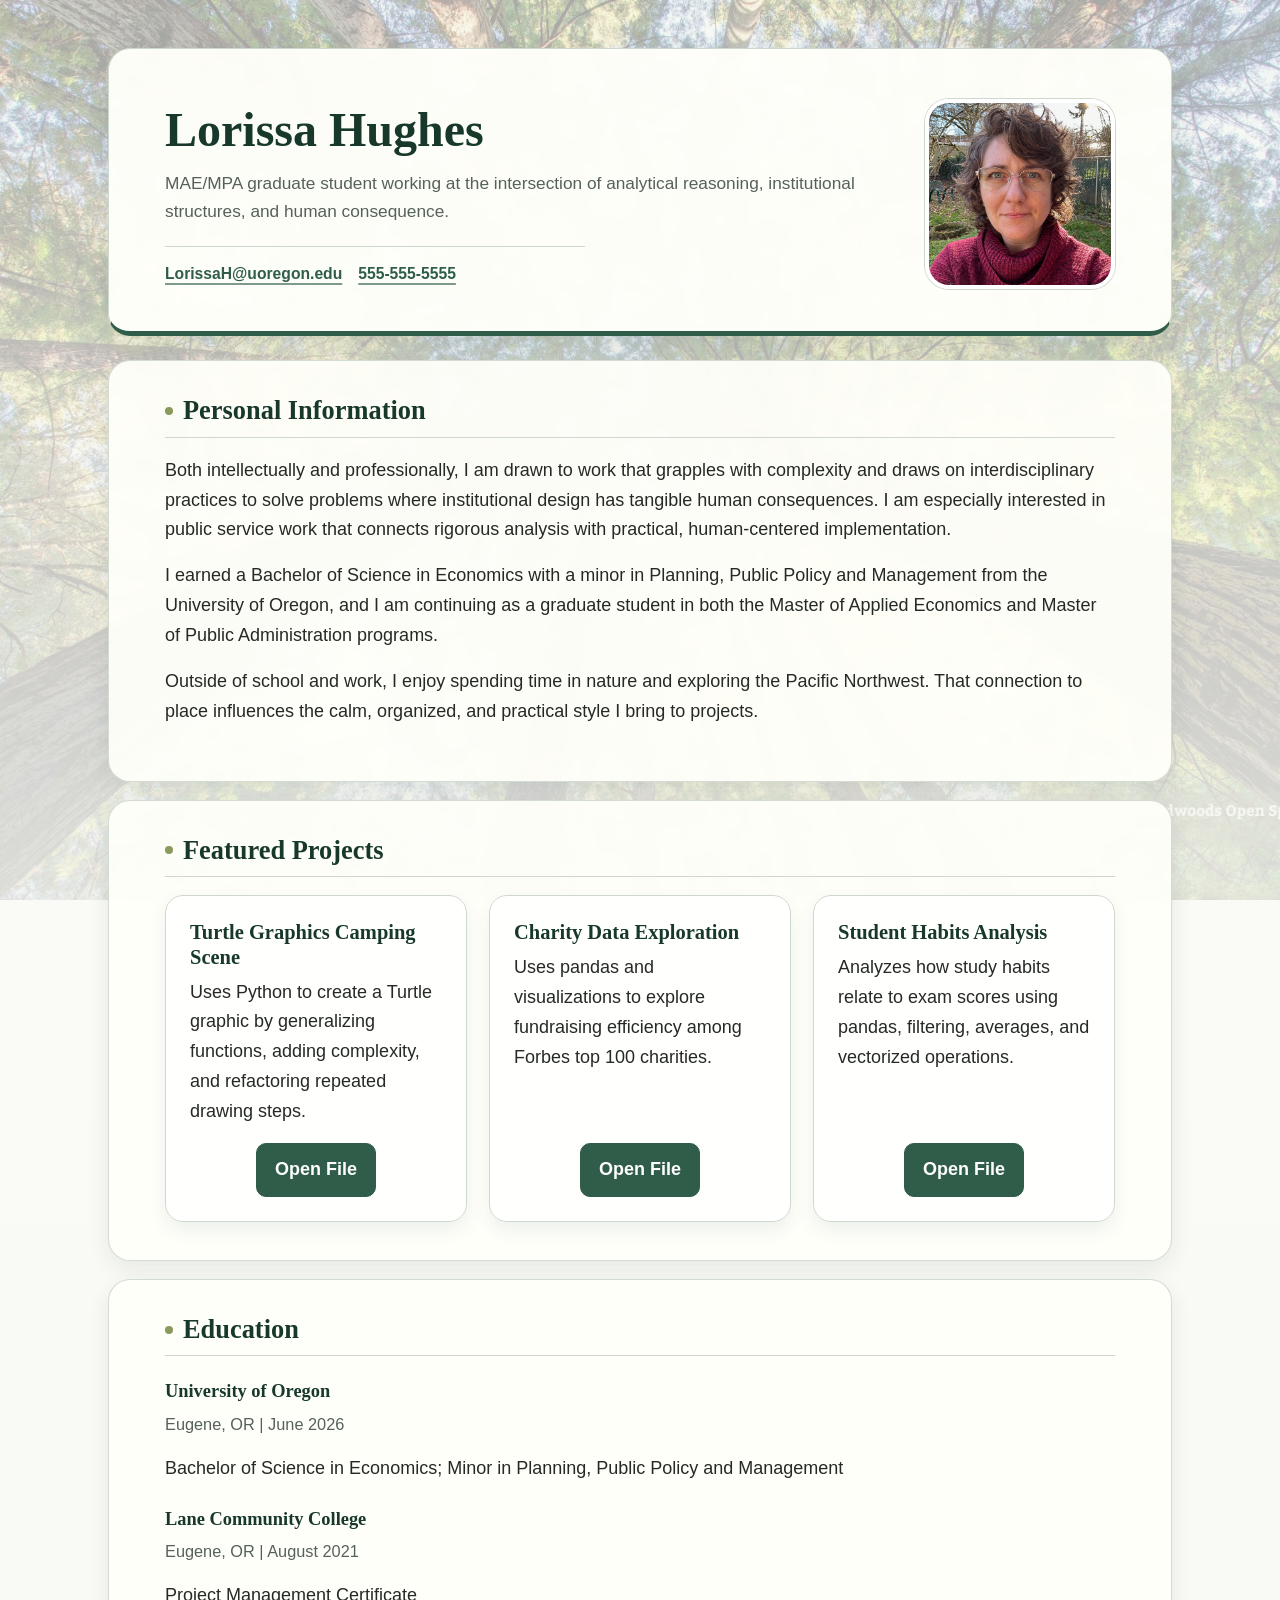
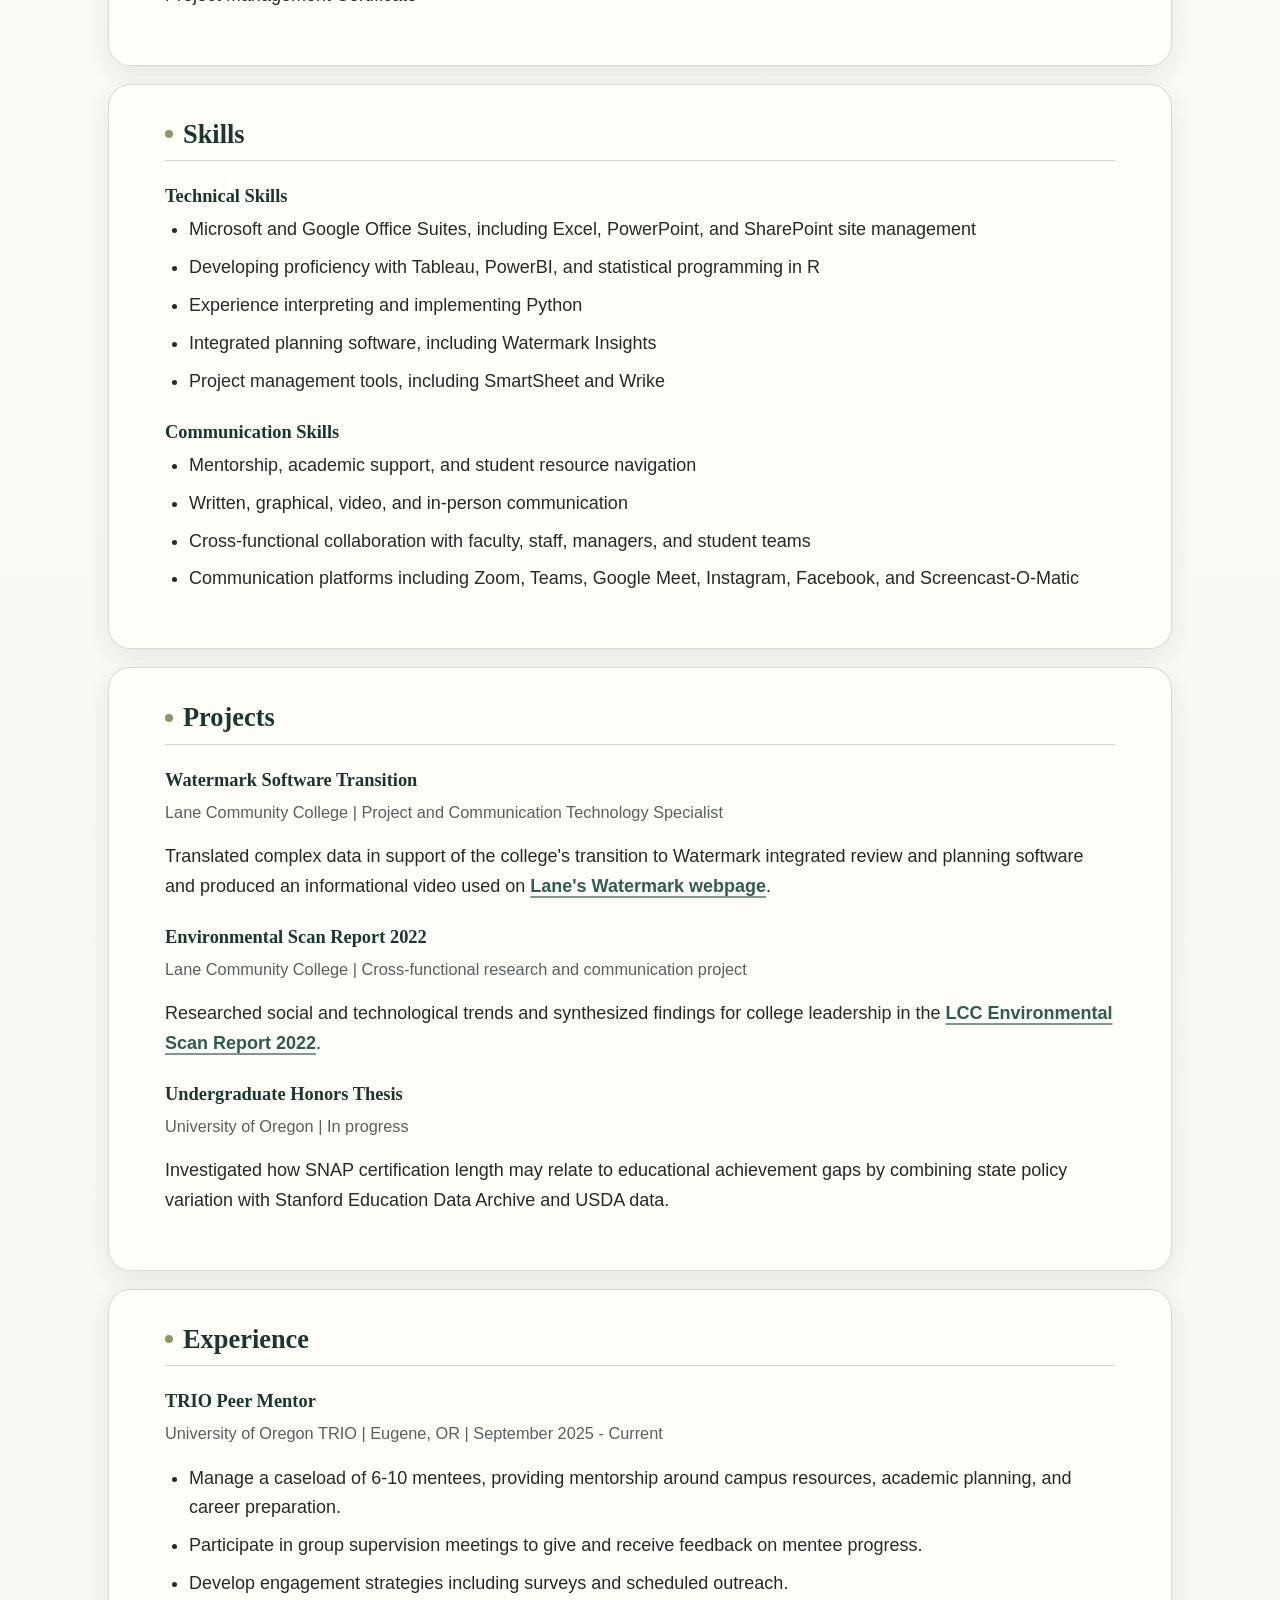
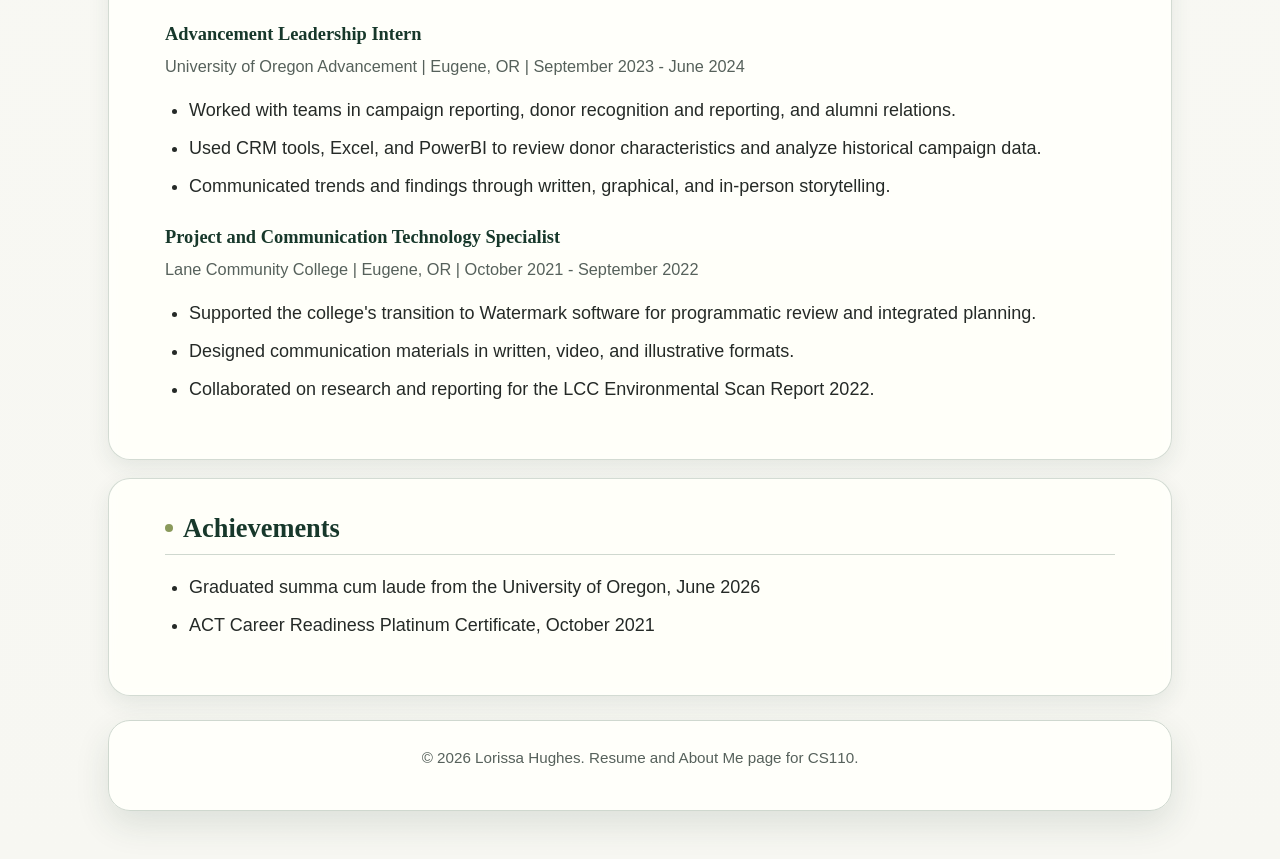
<file: index.html>
<!DOCTYPE html>
<html lang="en">
<head>
    <meta charset="UTF-8">
    <meta name="viewport" content="width=device-width, initial-scale=1.0">
    <title>Lorissa Hughes Resume</title>
    <link rel="stylesheet" href="project8-styles.css?v=2">
</head>
<body>
    <header class="profile-header">
        <div class="profile-text">
            <h1>Lorissa Hughes</h1>
            <p class="subtitle">MAE/MPA graduate student working at the intersection of analytical reasoning, institutional structures, and human consequence.</p>
            <hr>
            <p class="contact-links">
                <a href="mailto:LorissaH@uoregon.edu" title="Email Lorissa Hughes">LorissaH@uoregon.edu</a>
                <a href="tel:+15555555555" title="Call Lorissa Hughes">555-555-5555</a>
            </p>
        </div>
        <img class="profile-photo" src="IMG_1935.jpeg" alt="Photo of Lorissa Hughes">
    </header>

    <main>
        <section id="about">
            <h2>Personal Information</h2>
            <p>
                Both intellectually and professionally, I am drawn to work that grapples with
                complexity and draws on interdisciplinary practices to solve problems where
                institutional design has tangible human consequences. I am especially
                interested in public service work that connects rigorous analysis with
                practical, human-centered implementation.
                
            </p>
            <p>
                I earned a Bachelor of Science in Economics with a minor in Planning, Public
                Policy and Management from the University of Oregon, and I am continuing as
                a graduate student in both the Master of Applied Economics and Master of
                Public Administration programs.
            </p>
            <p>
                Outside of school and work, I enjoy spending time in nature and exploring the
                Pacific Northwest. That connection to place influences the calm, organized,
                and practical style I bring to projects.
            </p>
        </section>

        <section id="featured-projects">
            <h2>Featured Projects</h2>

            <div class="featured-projects-grid">
                <div class="featured-project">
                    <h3>Turtle Graphics Camping Scene</h3>
                    <p>Uses Python to create a Turtle graphic by generalizing functions, adding complexity, and refactoring repeated drawing steps.</p>
                    <a class="button" href="turtle-graphics-camping-scene.html" title="Open Turtle Graphics Camping Scene page">Open File</a>
                </div>

                <div class="featured-project">
                    <h3>Charity Data Exploration</h3>
                    <p>Uses pandas and visualizations to explore fundraising efficiency among Forbes top 100 charities.</p>
                    <a class="button" href="charity-data-exploration.html" title="Open Charity Data Exploration page">Open File</a>
                </div>

                <div class="featured-project">
                    <h3>Student Habits Analysis</h3>
                    <p>Analyzes how study habits relate to exam scores using pandas, filtering, averages, and vectorized operations.</p>
                    <a class="button" href="student-habits-analysis.html" title="Open Student Habits Analysis page">Open File</a>
                </div>
            </div>
        </section>

        <section id="education">
            <h2>Education</h2>
            <h3>University of Oregon</h3>
            <p class="details">Eugene, OR | June 2026</p>
            <p>Bachelor of Science in Economics; Minor in Planning, Public Policy and Management</p>

            <h3>Lane Community College</h3>
            <p class="details">Eugene, OR | August 2021</p>
            <p>Project Management Certificate</p>
        </section>

        <section id="skills">
            <h2>Skills</h2>
            <h3>Technical Skills</h3>
            <ul>
                <li>Microsoft and Google Office Suites, including Excel, PowerPoint, and SharePoint site management</li>
                <li>Developing proficiency with Tableau, PowerBI, and statistical programming in R</li>
                <li>Experience interpreting and implementing Python</li>
                <li>Integrated planning software, including Watermark Insights</li>
                <li>Project management tools, including SmartSheet and Wrike</li>
            </ul>

            <h3>Communication Skills</h3>
            <ul>
                <li>Mentorship, academic support, and student resource navigation</li>
                <li>Written, graphical, video, and in-person communication</li>
                <li>Cross-functional collaboration with faculty, staff, managers, and student teams</li>
                <li>Communication platforms including Zoom, Teams, Google Meet, Instagram, Facebook, and Screencast-O-Matic</li>
            </ul>
        </section>

        <section id="projects">
            <h2>Projects</h2>
            <h3>Watermark Software Transition</h3>
            <p class="details">Lane Community College | Project and Communication Technology Specialist</p>
            <p>Translated complex data in support of the college's transition to Watermark integrated review and planning software and produced an informational video used on <a href="https://inside.lanecc.edu/pie/watermark-software-suite" title="View Lane Community College Watermark Software Suite page">Lane's Watermark webpage</a>.</p>

            <h3>Environmental Scan Report 2022</h3>
            <p class="details">Lane Community College | Cross-functional research and communication project</p>
            <p>Researched social and technological trends and synthesized findings for college leadership in the <a href="https://drive.google.com/file/d/1wl4Mzsvh9foos_I3pxX0S7ialzPYKBQU/view?usp=drive_link" title="View the LCC Environmental Scan Report 2022">LCC Environmental Scan Report 2022</a>.</p>

            <h3>Undergraduate Honors Thesis</h3>
            <p class="details">University of Oregon | In progress</p>
            <p>Investigated how SNAP certification length may relate to educational achievement gaps by combining state policy variation with Stanford Education Data Archive and USDA data.</p>
        </section>

        <section id="experience">
            <h2>Experience</h2>
            <h3>TRIO Peer Mentor</h3>
            <p class="details">University of Oregon TRIO | Eugene, OR | September 2025 - Current</p>
            <ul>
                <li>Manage a caseload of 6-10 mentees, providing mentorship around campus resources, academic planning, and career preparation.</li>
                <li>Participate in group supervision meetings to give and receive feedback on mentee progress.</li>
                <li>Develop engagement strategies including surveys and scheduled outreach.</li>
            </ul>

            <h3>Advancement Leadership Intern</h3>
            <p class="details">University of Oregon Advancement | Eugene, OR | September 2023 - June 2024</p>
            <ul>
                <li>Worked with teams in campaign reporting, donor recognition and reporting, and alumni relations.</li>
                <li>Used CRM tools, Excel, and PowerBI to review donor characteristics and analyze historical campaign data.</li>
                <li>Communicated trends and findings through written, graphical, and in-person storytelling.</li>
            </ul>

            <h3>Project and Communication Technology Specialist</h3>
            <p class="details">Lane Community College | Eugene, OR | October 2021 - September 2022</p>
            <ul>
                <li>Supported the college's transition to Watermark software for programmatic review and integrated planning.</li>
                <li>Designed communication materials in written, video, and illustrative formats.</li>
                <li>Collaborated on research and reporting for the LCC Environmental Scan Report 2022.</li>
            </ul>
        </section>

        <section id="achievements">
            <h2>Achievements</h2>
            <ul>
                <li>Graduated summa cum laude from the University of Oregon, June 2026</li>
                <li>ACT Career Readiness Platinum Certificate, October 2021</li>
            </ul>
        </section>
    </main>

    <footer>
        <p>&copy; 2026 Lorissa Hughes. Resume and About Me page for CS110.</p>
    </footer>
</body>
</html>
</file>
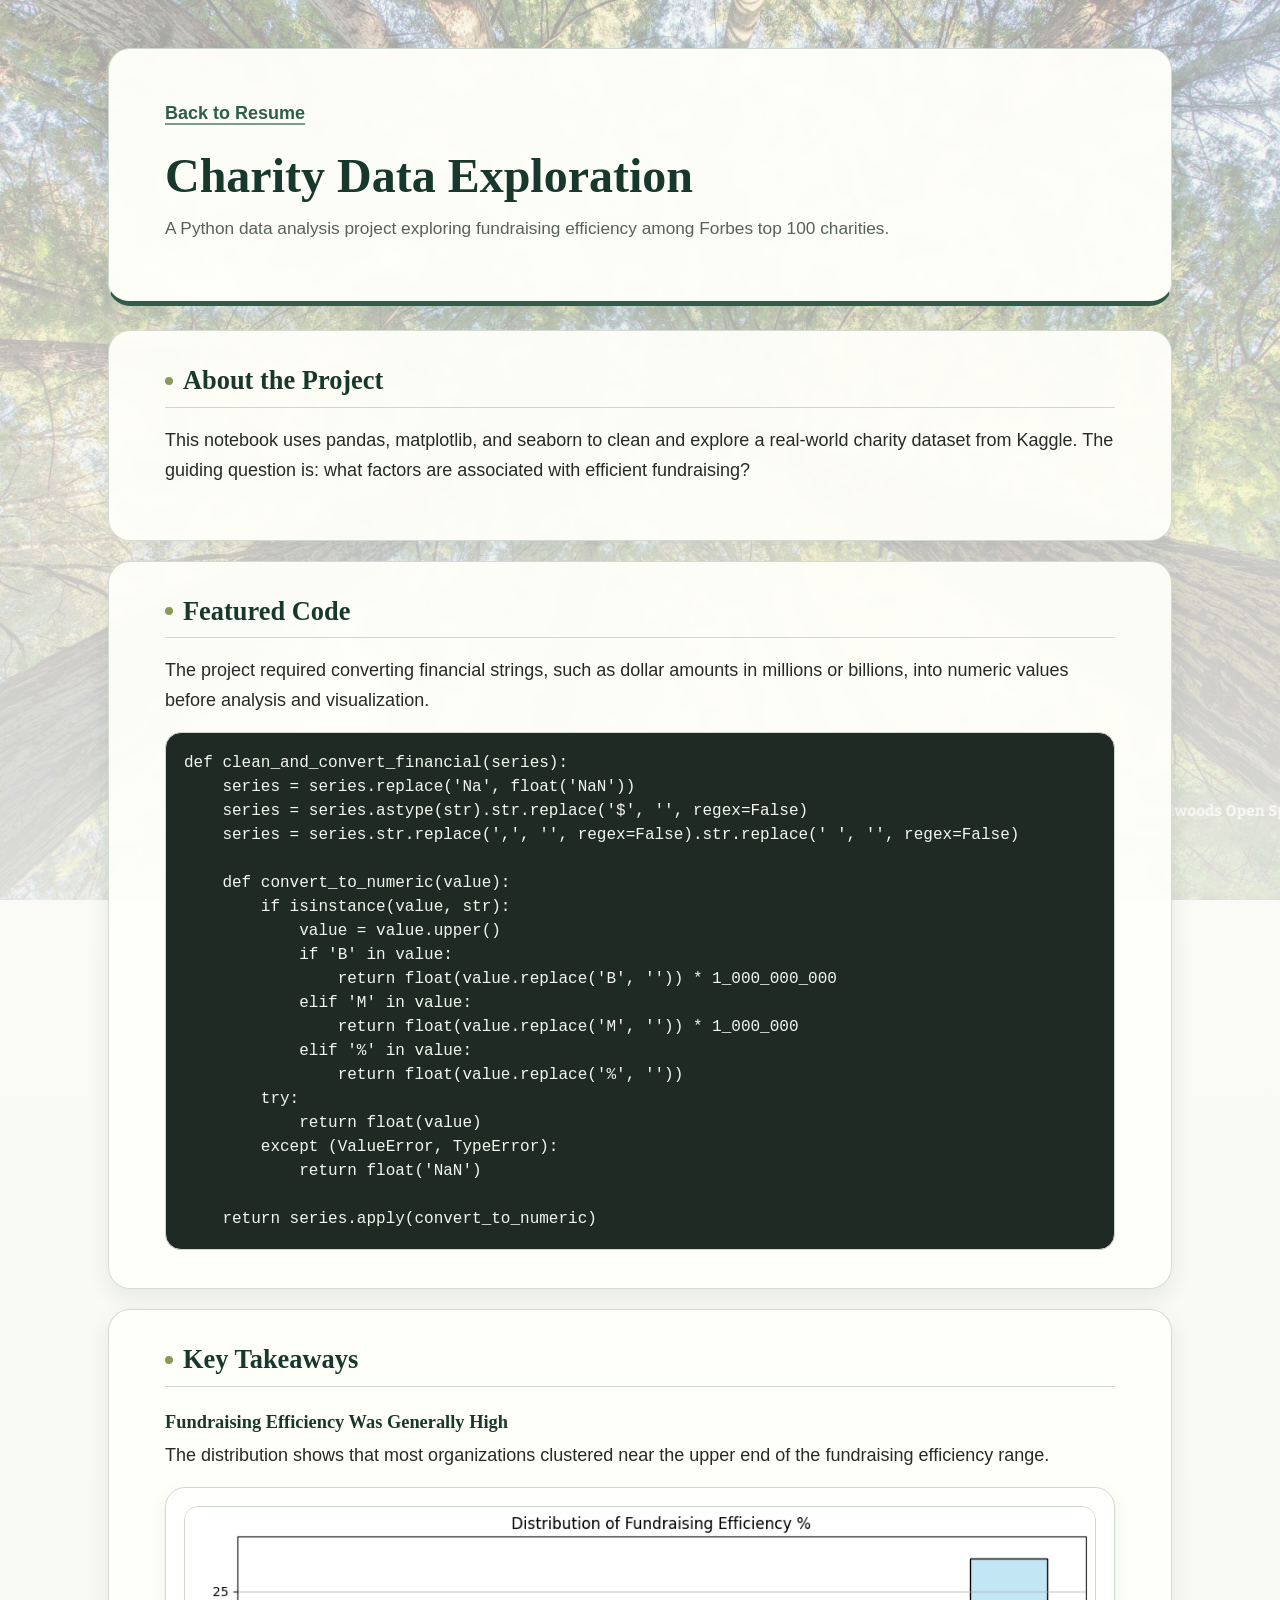
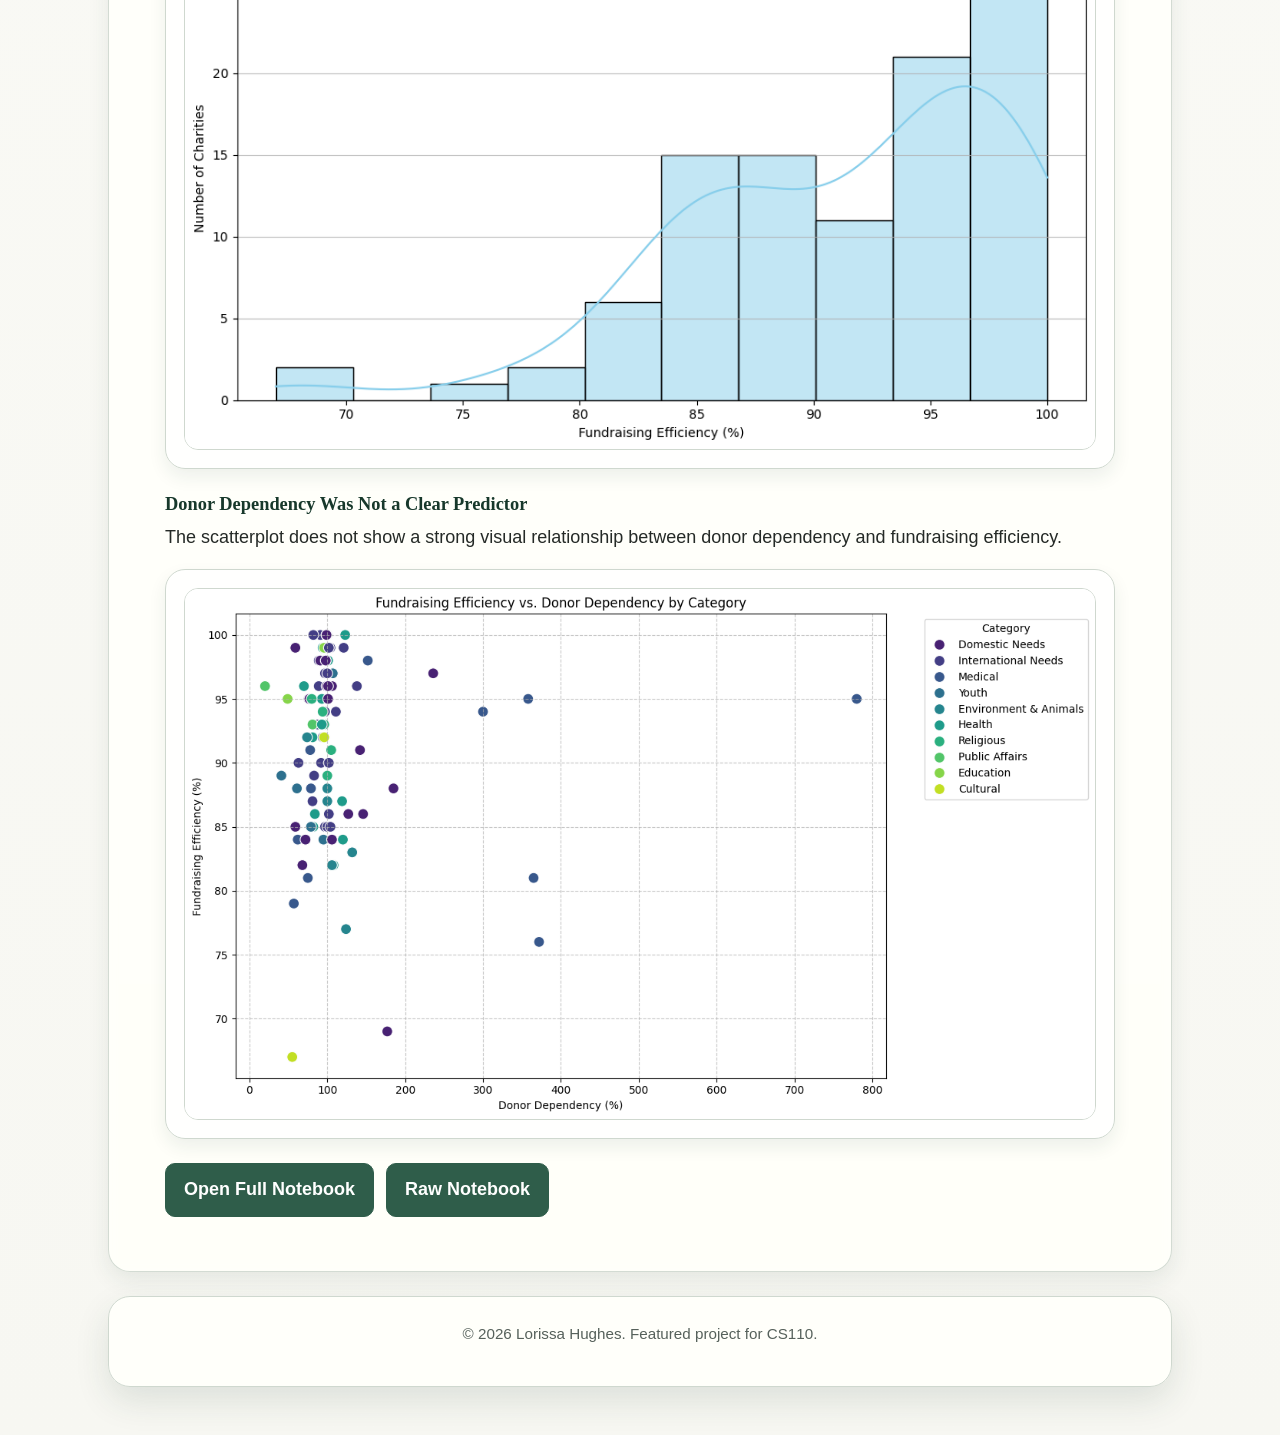
<file: charity-data-exploration.html>
<!DOCTYPE html>
<html lang="en">
<head>
    <meta charset="UTF-8">
    <meta name="viewport" content="width=device-width, initial-scale=1.0">
    <title>Charity Data Exploration</title>
    <link rel="stylesheet" href="project8-styles.css?v=2">
</head>
<body>
    <header>
        <p class="project-nav"><a href="index.html" title="Return to Lorissa Hughes resume">Back to Resume</a></p>
        <h1>Charity Data Exploration</h1>
        <p class="subtitle">A Python data analysis project exploring fundraising efficiency among Forbes top 100 charities.</p>
    </header>

    <main class="project-page">
        <section>
            <h2>About the Project</h2>
            <p>
                This notebook uses pandas, matplotlib, and seaborn to clean and explore a
                real-world charity dataset from Kaggle. The guiding question is: what factors
                are associated with efficient fundraising?
            </p>
        </section>

        <section>
            <h2>Featured Code</h2>
            <p>
                The project required converting financial strings, such as dollar amounts in
                millions or billions, into numeric values before analysis and visualization.
            </p>
            <pre class="code-sample"><code>def clean_and_convert_financial(series):
    series = series.replace('Na', float('NaN'))
    series = series.astype(str).str.replace('$', '', regex=False)
    series = series.str.replace(',', '', regex=False).str.replace(' ', '', regex=False)

    def convert_to_numeric(value):
        if isinstance(value, str):
            value = value.upper()
            if 'B' in value:
                return float(value.replace('B', '')) * 1_000_000_000
            elif 'M' in value:
                return float(value.replace('M', '')) * 1_000_000
            elif '%' in value:
                return float(value.replace('%', ''))
        try:
            return float(value)
        except (ValueError, TypeError):
            return float('NaN')

    return series.apply(convert_to_numeric)</code></pre>
        </section>

        <section>
            <h2>Key Takeaways</h2>
            <h3>Fundraising Efficiency Was Generally High</h3>
            <p>
                The distribution shows that most organizations clustered near the upper
                end of the fundraising efficiency range.
            </p>
            <div class="graph-bubble">
                <img src="charity-efficiency.png" alt="Histogram showing the distribution of fundraising efficiency percentages">
            </div>

            <h3>Donor Dependency Was Not a Clear Predictor</h3>
            <p>
                The scatterplot does not show a strong visual relationship between donor
                dependency and fundraising efficiency.
            </p>
            <div class="graph-bubble">
                <img src="charity-donor-dependency.png" alt="Scatterplot comparing fundraising efficiency and donor dependency by charity category">
            </div>
            <p class="project-actions">
                <a class="button" href="project6-full-notebook.html" title="Open the full Charity Data Exploration notebook with outputs">Open Full Notebook</a>
                <a class="button" href="project6-2.ipynb" title="Open the raw Charity Data Exploration notebook file">Raw Notebook</a>
            </p>
        </section>
    </main>

    <footer>
        <p>&copy; 2026 Lorissa Hughes. Featured project for CS110.</p>
    </footer>
</body>
</html>
</file>
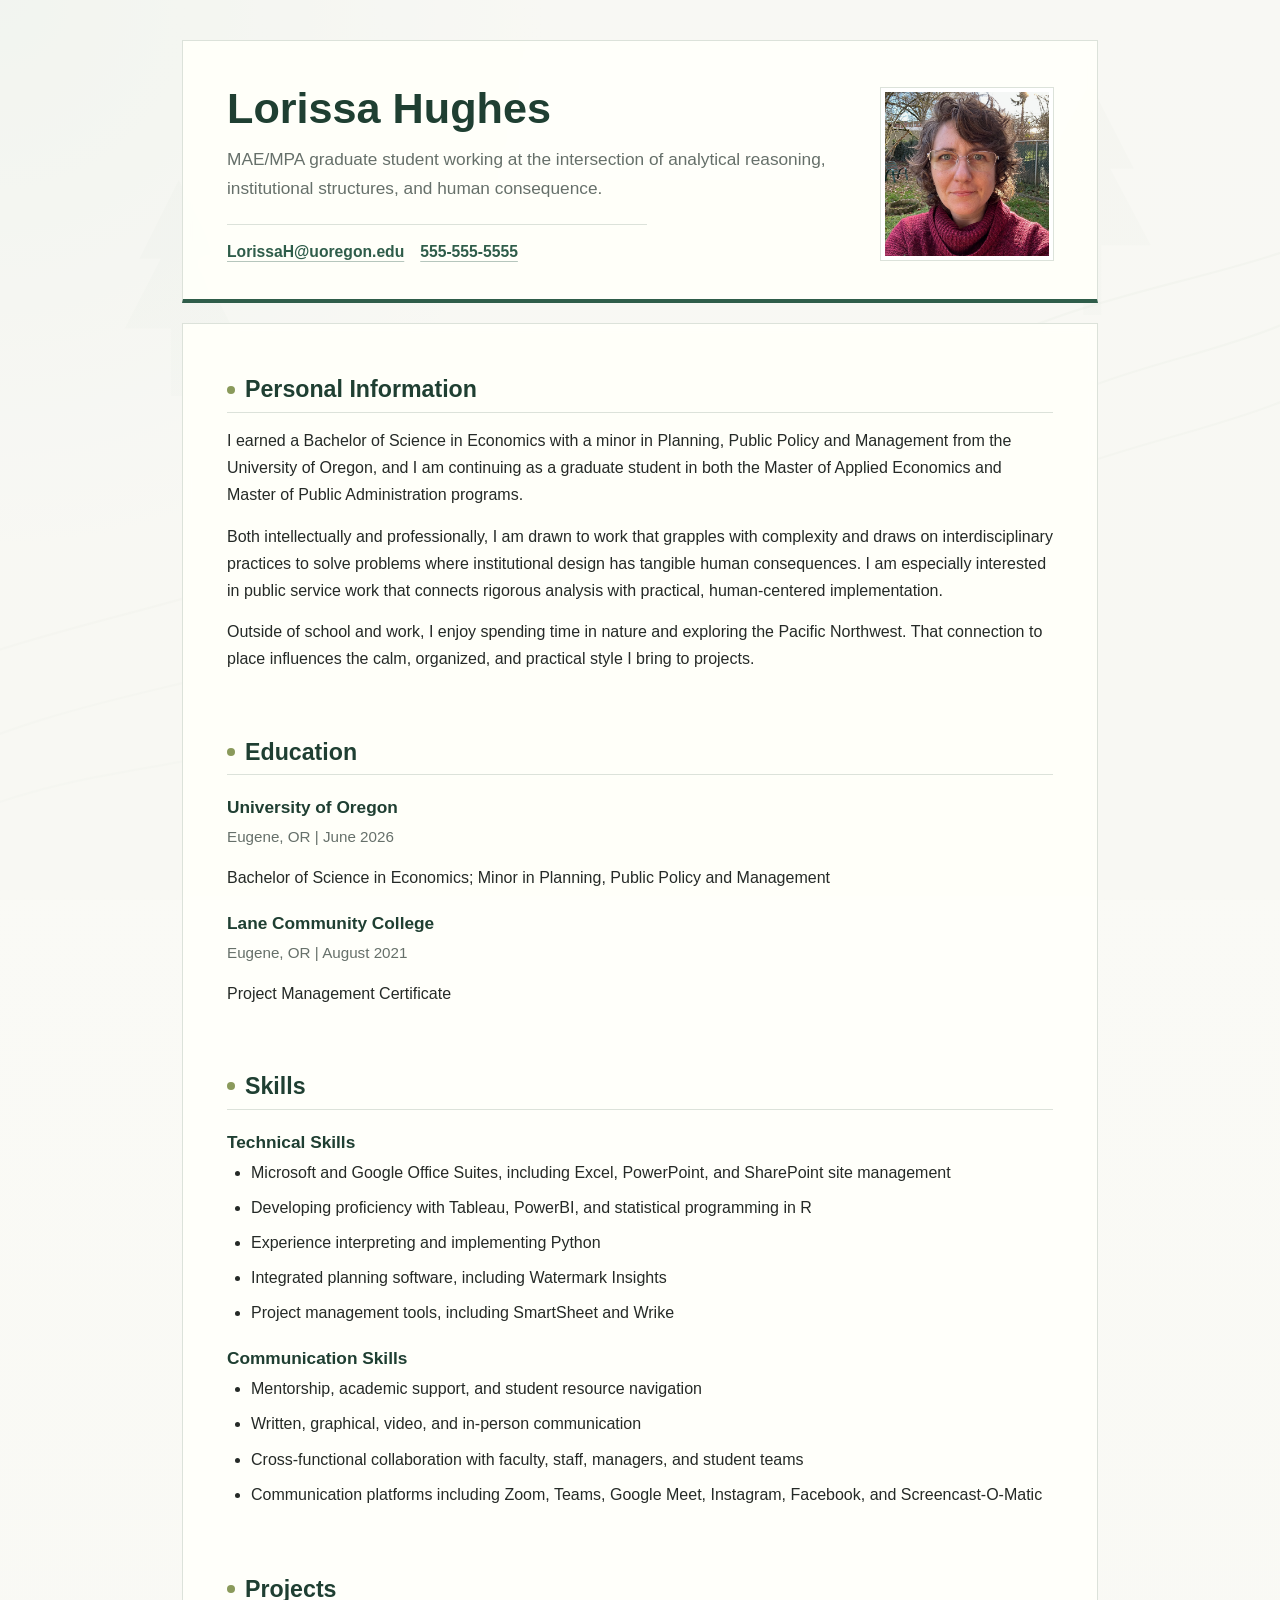
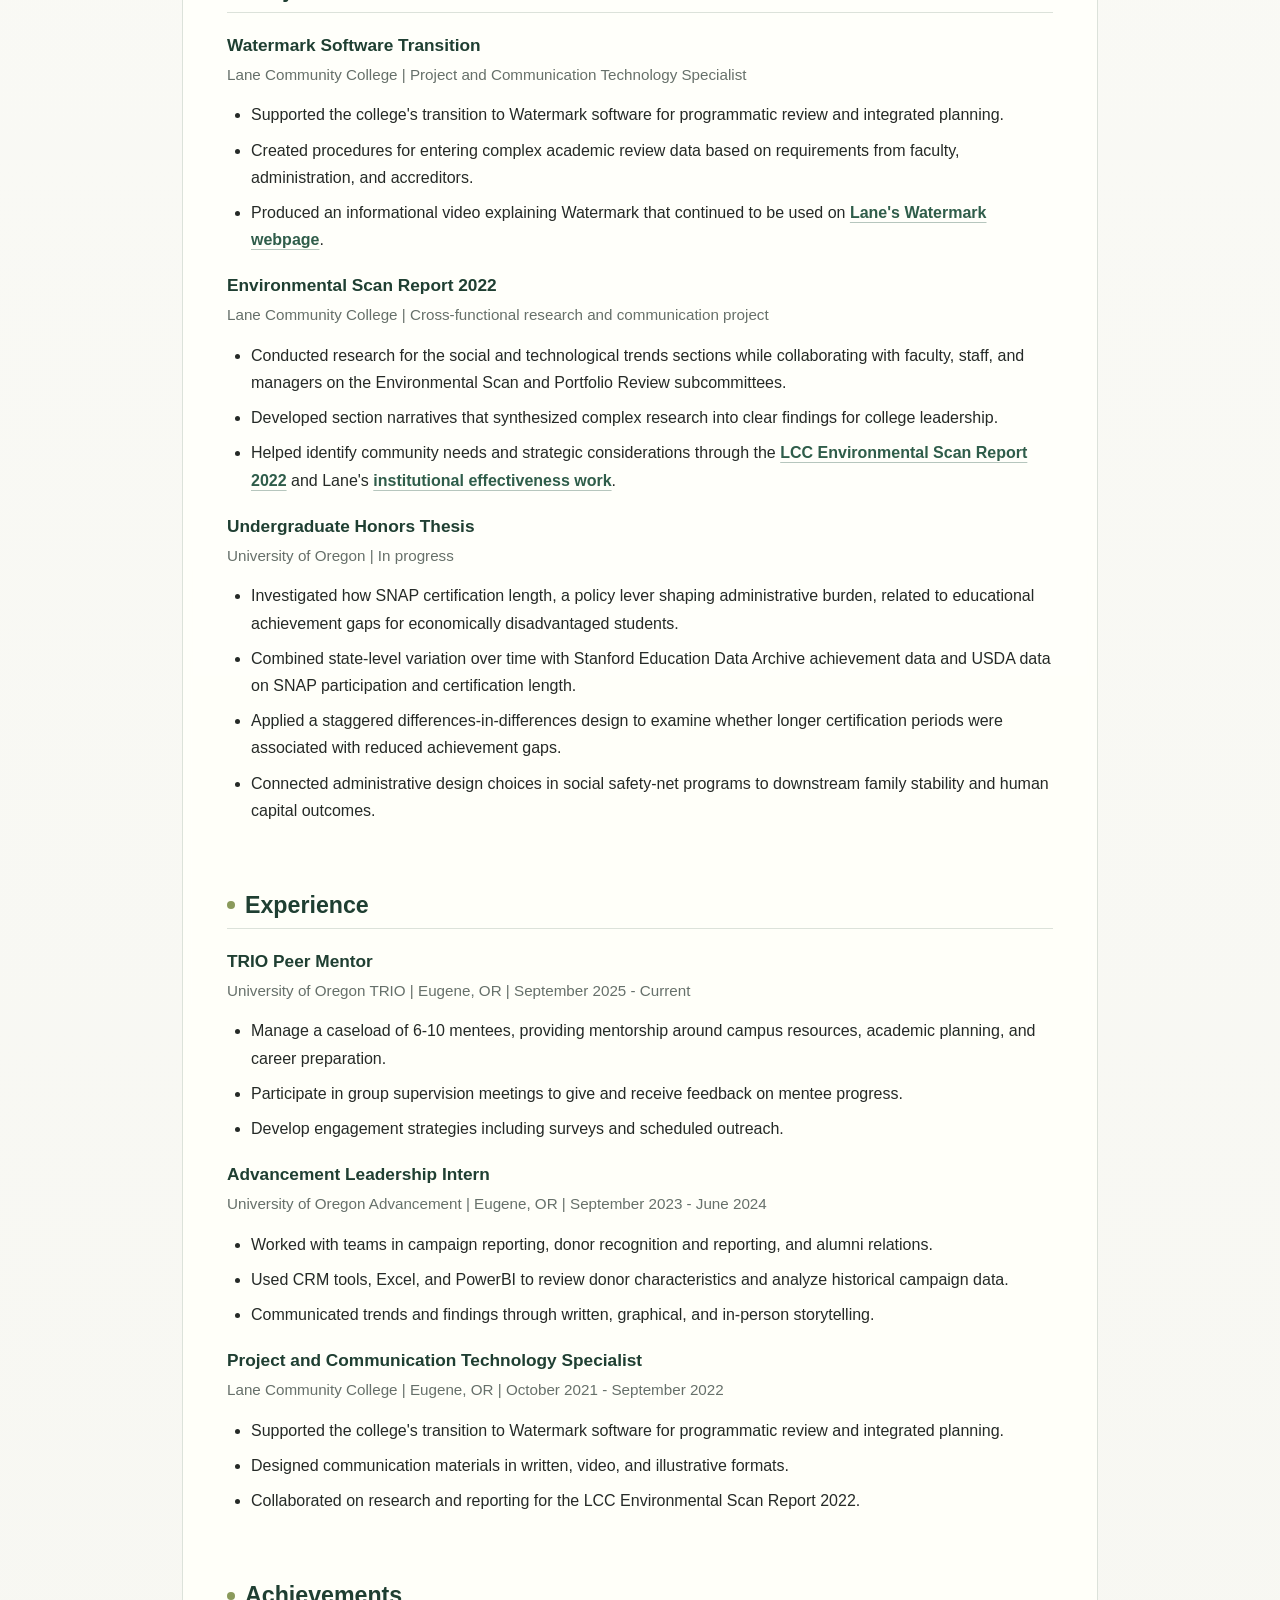
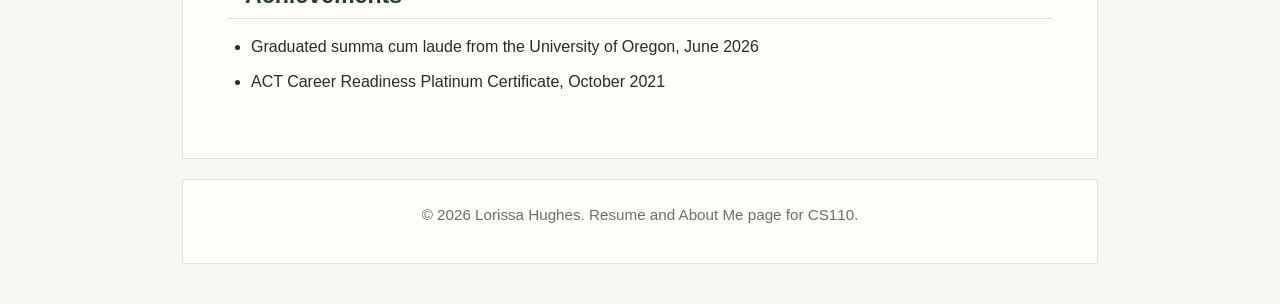
<file: index-soft-background.html>
<!DOCTYPE html>
<html lang="en">
<head>
    <meta charset="UTF-8">
    <meta name="viewport" content="width=device-width, initial-scale=1.0">
    <title>Lorissa Hughes Resume</title>
    <link rel="stylesheet" href="styles-soft-background.css">
</head>
<body>
    <!-- Header with profile summary, contact links, and profile image. -->
    <header class="profile-header">
        <div class="profile-text">
            <h1>Lorissa Hughes</h1>
            <p class="subtitle">MAE/MPA graduate student working at the intersection of analytical reasoning, institutional structures, and human consequence.</p>
            <hr>
            <p class="contact-links">
                <a href="mailto:LorissaH@uoregon.edu" title="Email Lorissa Hughes">LorissaH@uoregon.edu</a>
                <a href="tel:+15555555555" title="Call Lorissa Hughes">555-555-5555</a>
            </p>
        </div>
        <img class="profile-photo" src="IMG_1935.jpeg" alt="Photo of Lorissa Hughes">
    </header>

    <main>
        <!-- Personal introduction and professional focus. -->
        <section id="about">
            <h2>Personal Information</h2>
            <p>
                I earned a Bachelor of Science in Economics with a minor in Planning, Public
                Policy and Management from the University of Oregon, and I am continuing as
                a graduate student in both the Master of Applied Economics and Master of
                Public Administration programs.
            </p>
            <p>
                Both intellectually and professionally, I am drawn to work that grapples with
                complexity and draws on interdisciplinary practices to solve problems where
                institutional design has tangible human consequences. I am especially
                interested in public service work that connects rigorous analysis with
                practical, human-centered implementation.
            </p>
            <p>
                Outside of school and work, I enjoy spending time in nature and exploring the
                Pacific Northwest. That connection to place influences the calm, organized,
                and practical style I bring to projects.
            </p>
        </section>

        <!-- Academic background. -->
        <section id="education">
            <h2>Education</h2>
            <h3>University of Oregon</h3>
            <p class="details">Eugene, OR | June 2026</p>
            <p>Bachelor of Science in Economics; Minor in Planning, Public Policy and Management</p>

            <h3>Lane Community College</h3>
            <p class="details">Eugene, OR | August 2021</p>
            <p>Project Management Certificate</p>
        </section>

        <!-- Technical and communication skills. -->
        <section id="skills">
            <h2>Skills</h2>
            <h3>Technical Skills</h3>
            <ul>
                <li>Microsoft and Google Office Suites, including Excel, PowerPoint, and SharePoint site management</li>
                <li>Developing proficiency with Tableau, PowerBI, and statistical programming in R</li>
                <li>Experience interpreting and implementing Python</li>
                <li>Integrated planning software, including Watermark Insights</li>
                <li>Project management tools, including SmartSheet and Wrike</li>
            </ul>

            <h3>Communication Skills</h3>
            <ul>
                <li>Mentorship, academic support, and student resource navigation</li>
                <li>Written, graphical, video, and in-person communication</li>
                <li>Cross-functional collaboration with faculty, staff, managers, and student teams</li>
                <li>Communication platforms including Zoom, Teams, Google Meet, Instagram, Facebook, and Screencast-O-Matic</li>
            </ul>
        </section>

        <!-- Selected academic and professional projects. -->
        <section id="projects">
            <h2>Projects</h2>
            <h3>Watermark Software Transition</h3>
            <p class="details">Lane Community College | Project and Communication Technology Specialist</p>
            <ul>
                <li>Supported the college's transition to Watermark software for programmatic review and integrated planning.</li>
                <li>Created procedures for entering complex academic review data based on requirements from faculty, administration, and accreditors.</li>
                <li>Produced an informational video explaining Watermark that continued to be used on <a href="https://inside.lanecc.edu/pie/watermark-software-suite" title="View Lane Community College Watermark Software Suite page">Lane's Watermark webpage</a>.</li>
            </ul>

            <h3>Environmental Scan Report 2022</h3>
            <p class="details">Lane Community College | Cross-functional research and communication project</p>
            <ul>
                <li>Conducted research for the social and technological trends sections while collaborating with faculty, staff, and managers on the Environmental Scan and Portfolio Review subcommittees.</li>
                <li>Developed section narratives that synthesized complex research into clear findings for college leadership.</li>
                <li>Helped identify community needs and strategic considerations through the <a href="https://drive.google.com/file/d/1wl4Mzsvh9foos_I3pxX0S7ialzPYKBQU/view?usp=drive_link" title="View the LCC Environmental Scan Report 2022">LCC Environmental Scan Report 2022</a> and Lane's <a href="https://www.lanecc.edu/about-lane/institutional-effectiveness" title="View Lane Community College Institutional Effectiveness page">institutional effectiveness work</a>.</li>
            </ul>

            <h3>Undergraduate Honors Thesis</h3>
            <p class="details">University of Oregon | In progress</p>
            <ul>
                <li>Investigated how SNAP certification length, a policy lever shaping administrative burden, related to educational achievement gaps for economically disadvantaged students.</li>
                <li>Combined state-level variation over time with Stanford Education Data Archive achievement data and USDA data on SNAP participation and certification length.</li>
                <li>Applied a staggered differences-in-differences design to examine whether longer certification periods were associated with reduced achievement gaps.</li>
                <li>Connected administrative design choices in social safety-net programs to downstream family stability and human capital outcomes.</li>
            </ul>
        </section>

        <!-- Recent professional experience. -->
        <section id="experience">
            <h2>Experience</h2>
            <h3>TRIO Peer Mentor</h3>
            <p class="details">University of Oregon TRIO | Eugene, OR | September 2025 - Current</p>
            <ul>
                <li>Manage a caseload of 6-10 mentees, providing mentorship around campus resources, academic planning, and career preparation.</li>
                <li>Participate in group supervision meetings to give and receive feedback on mentee progress.</li>
                <li>Develop engagement strategies including surveys and scheduled outreach.</li>
            </ul>

            <h3>Advancement Leadership Intern</h3>
            <p class="details">University of Oregon Advancement | Eugene, OR | September 2023 - June 2024</p>
            <ul>
                <li>Worked with teams in campaign reporting, donor recognition and reporting, and alumni relations.</li>
                <li>Used CRM tools, Excel, and PowerBI to review donor characteristics and analyze historical campaign data.</li>
                <li>Communicated trends and findings through written, graphical, and in-person storytelling.</li>
            </ul>

            <h3>Project and Communication Technology Specialist</h3>
            <p class="details">Lane Community College | Eugene, OR | October 2021 - September 2022</p>
            <ul>
                <li>Supported the college's transition to Watermark software for programmatic review and integrated planning.</li>
                <li>Designed communication materials in written, video, and illustrative formats.</li>
                <li>Collaborated on research and reporting for the LCC Environmental Scan Report 2022.</li>
            </ul>
        </section>

        <!-- Honors, certificates, and recognitions. -->
        <section id="achievements">
            <h2>Achievements</h2>
            <ul>
                <li>Graduated summa cum laude from the University of Oregon, June 2026</li>
                <li>ACT Career Readiness Platinum Certificate, October 2021</li>
            </ul>
        </section>
    </main>

    <!-- Footer with project attribution. -->
    <footer>
        <p>&copy; 2026 Lorissa Hughes. Resume and About Me page for CS110.</p>
    </footer>
</body>
</html>
</file>
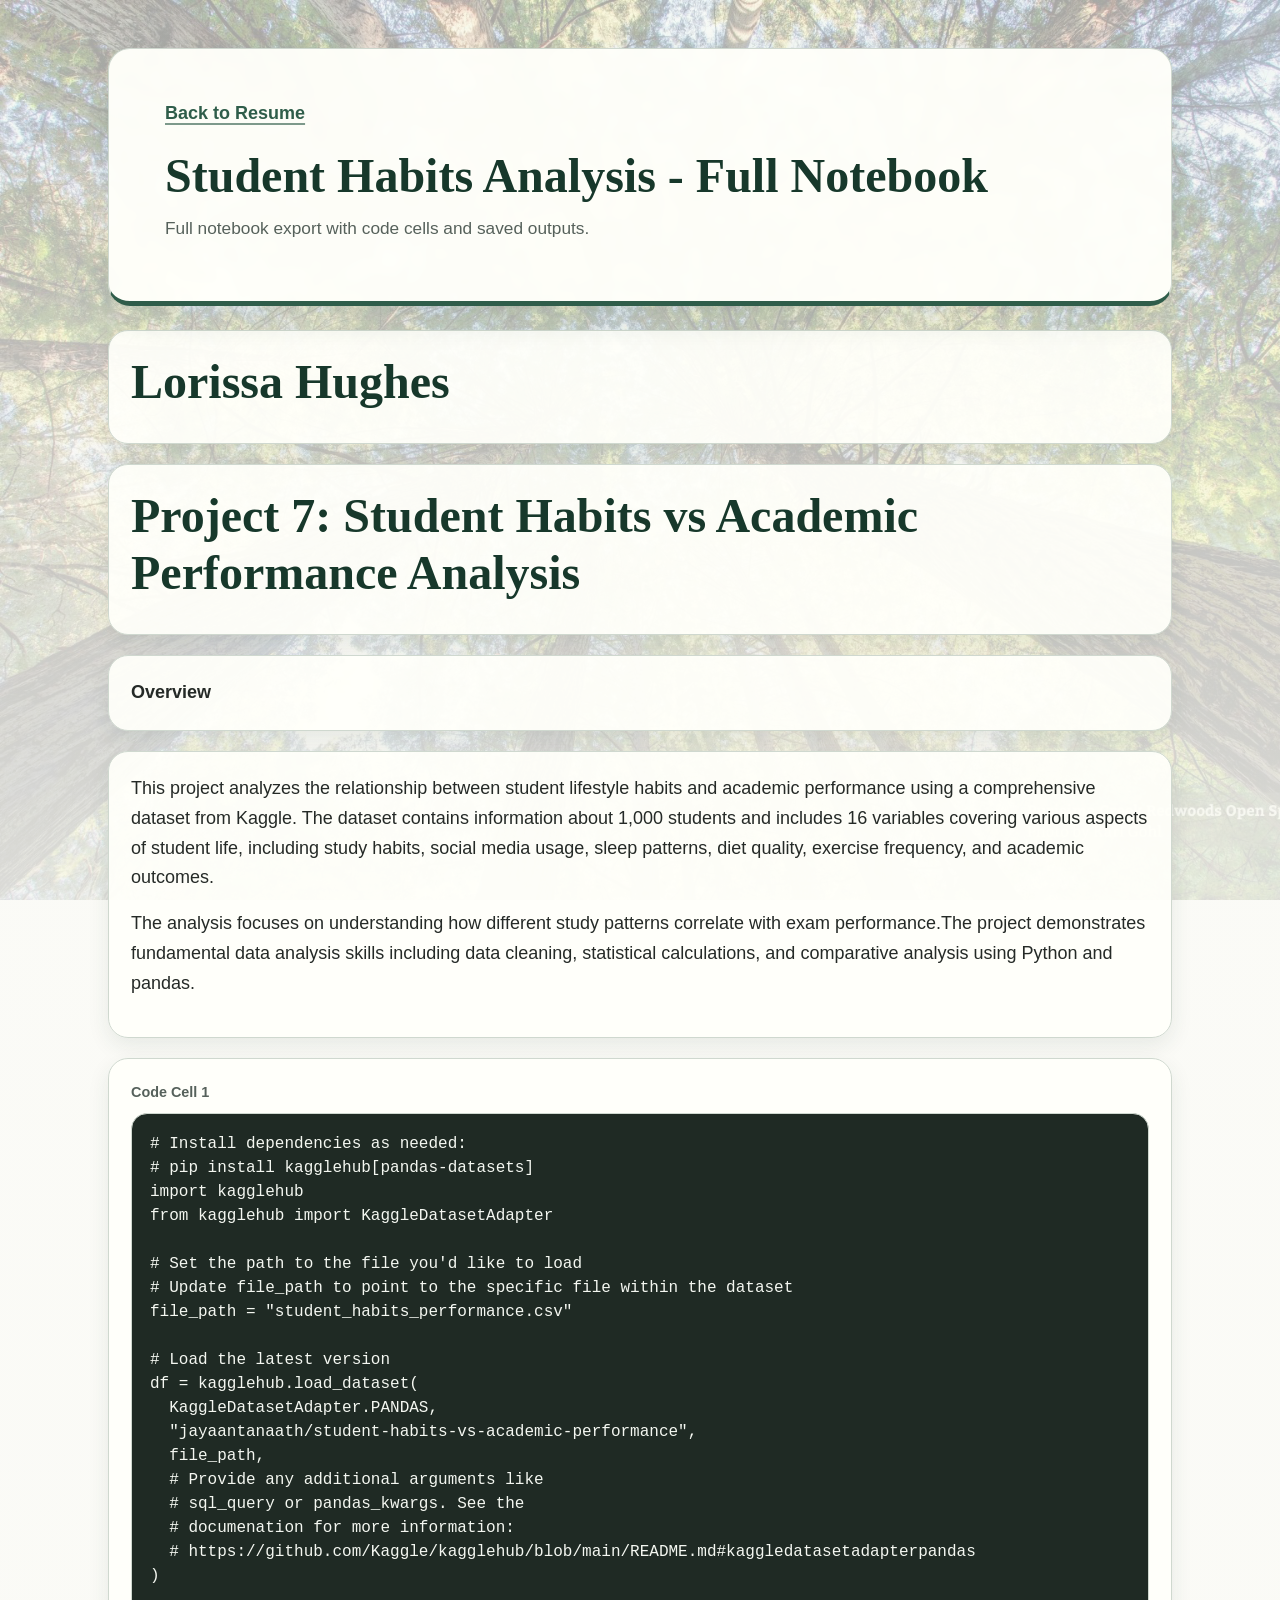
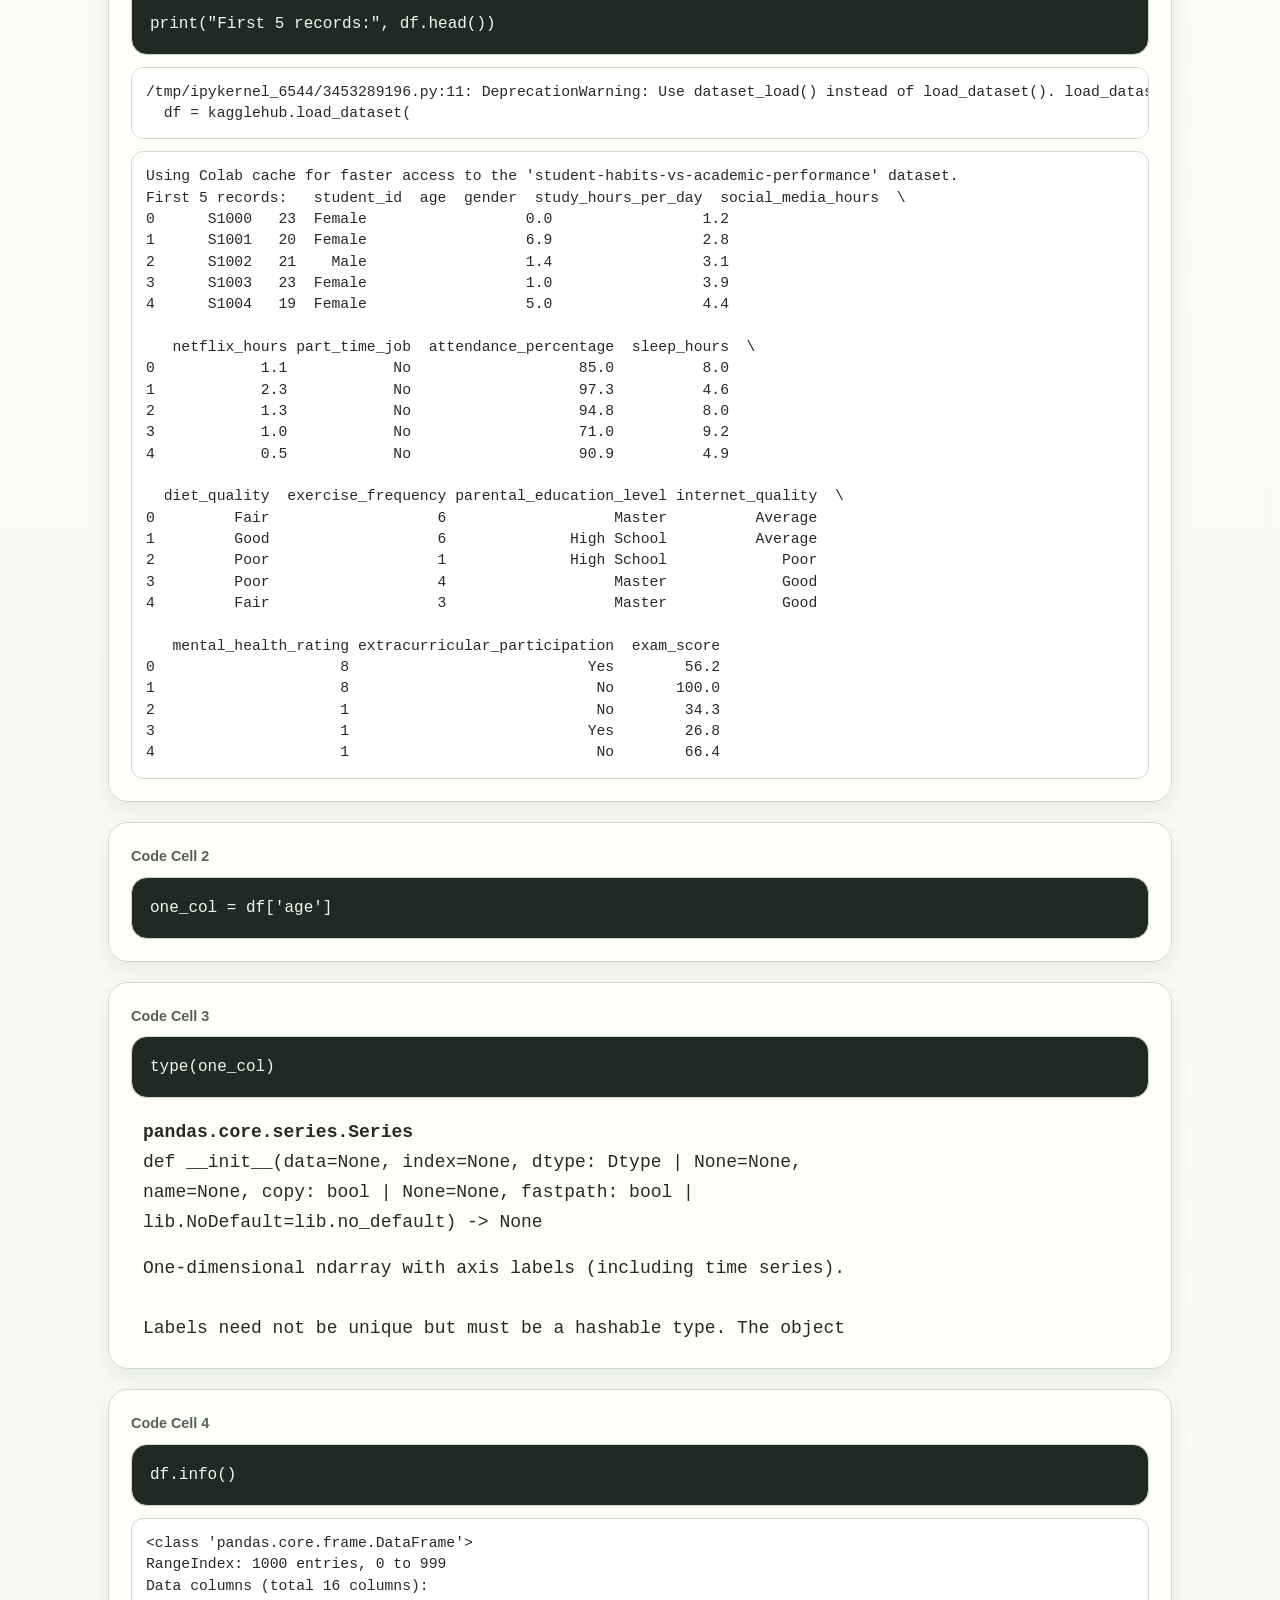
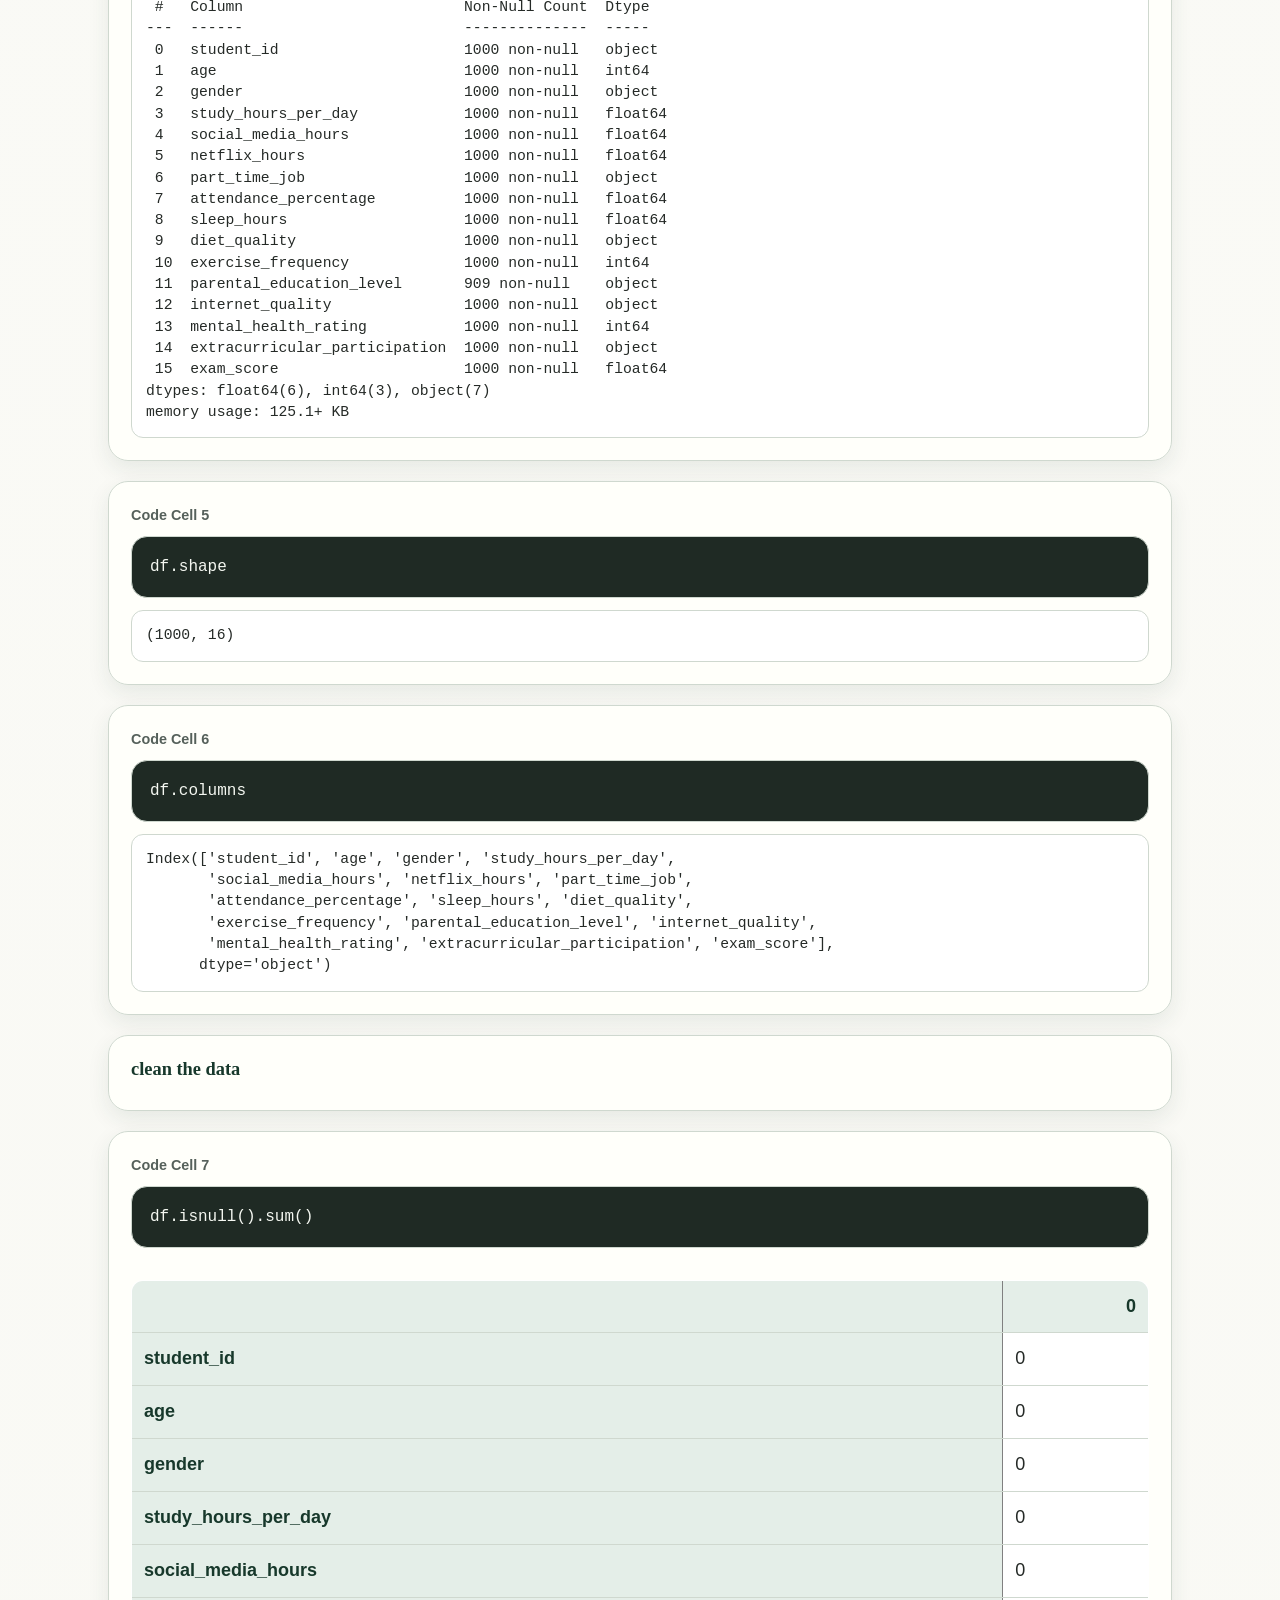
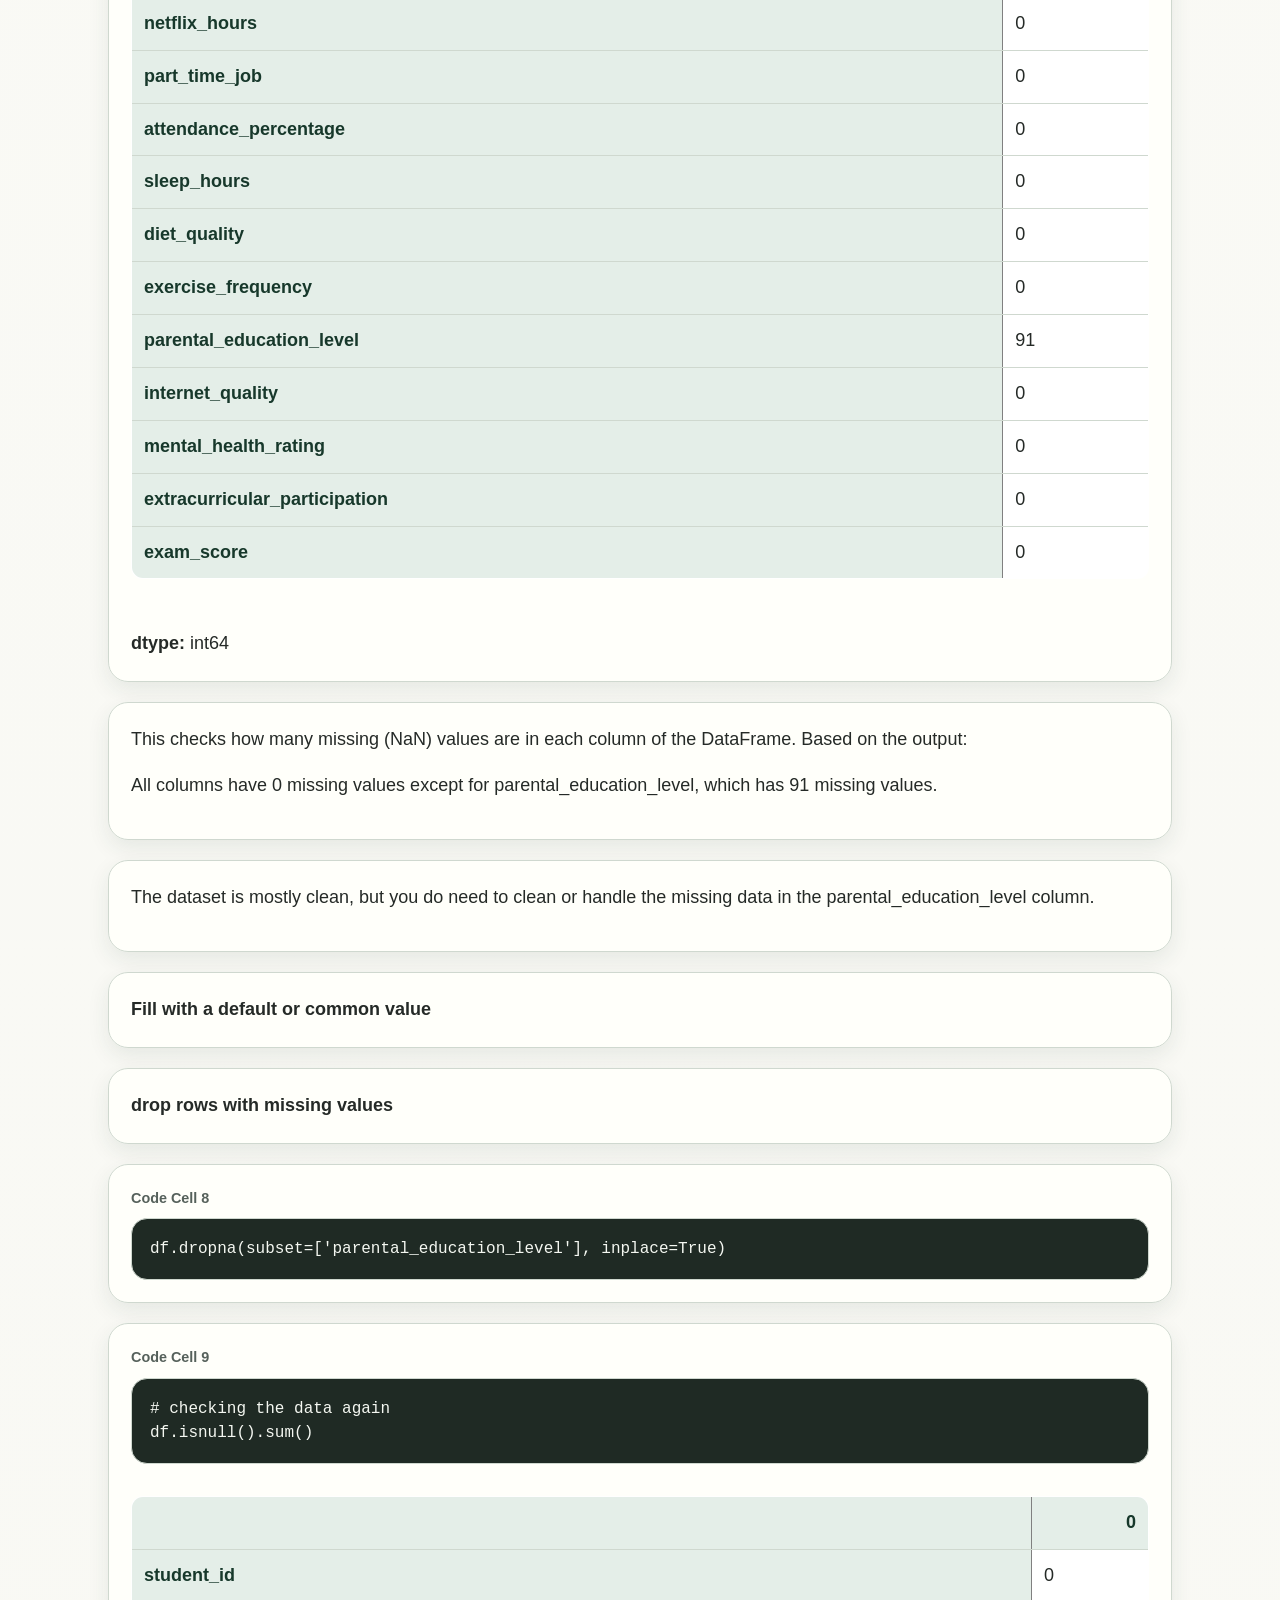
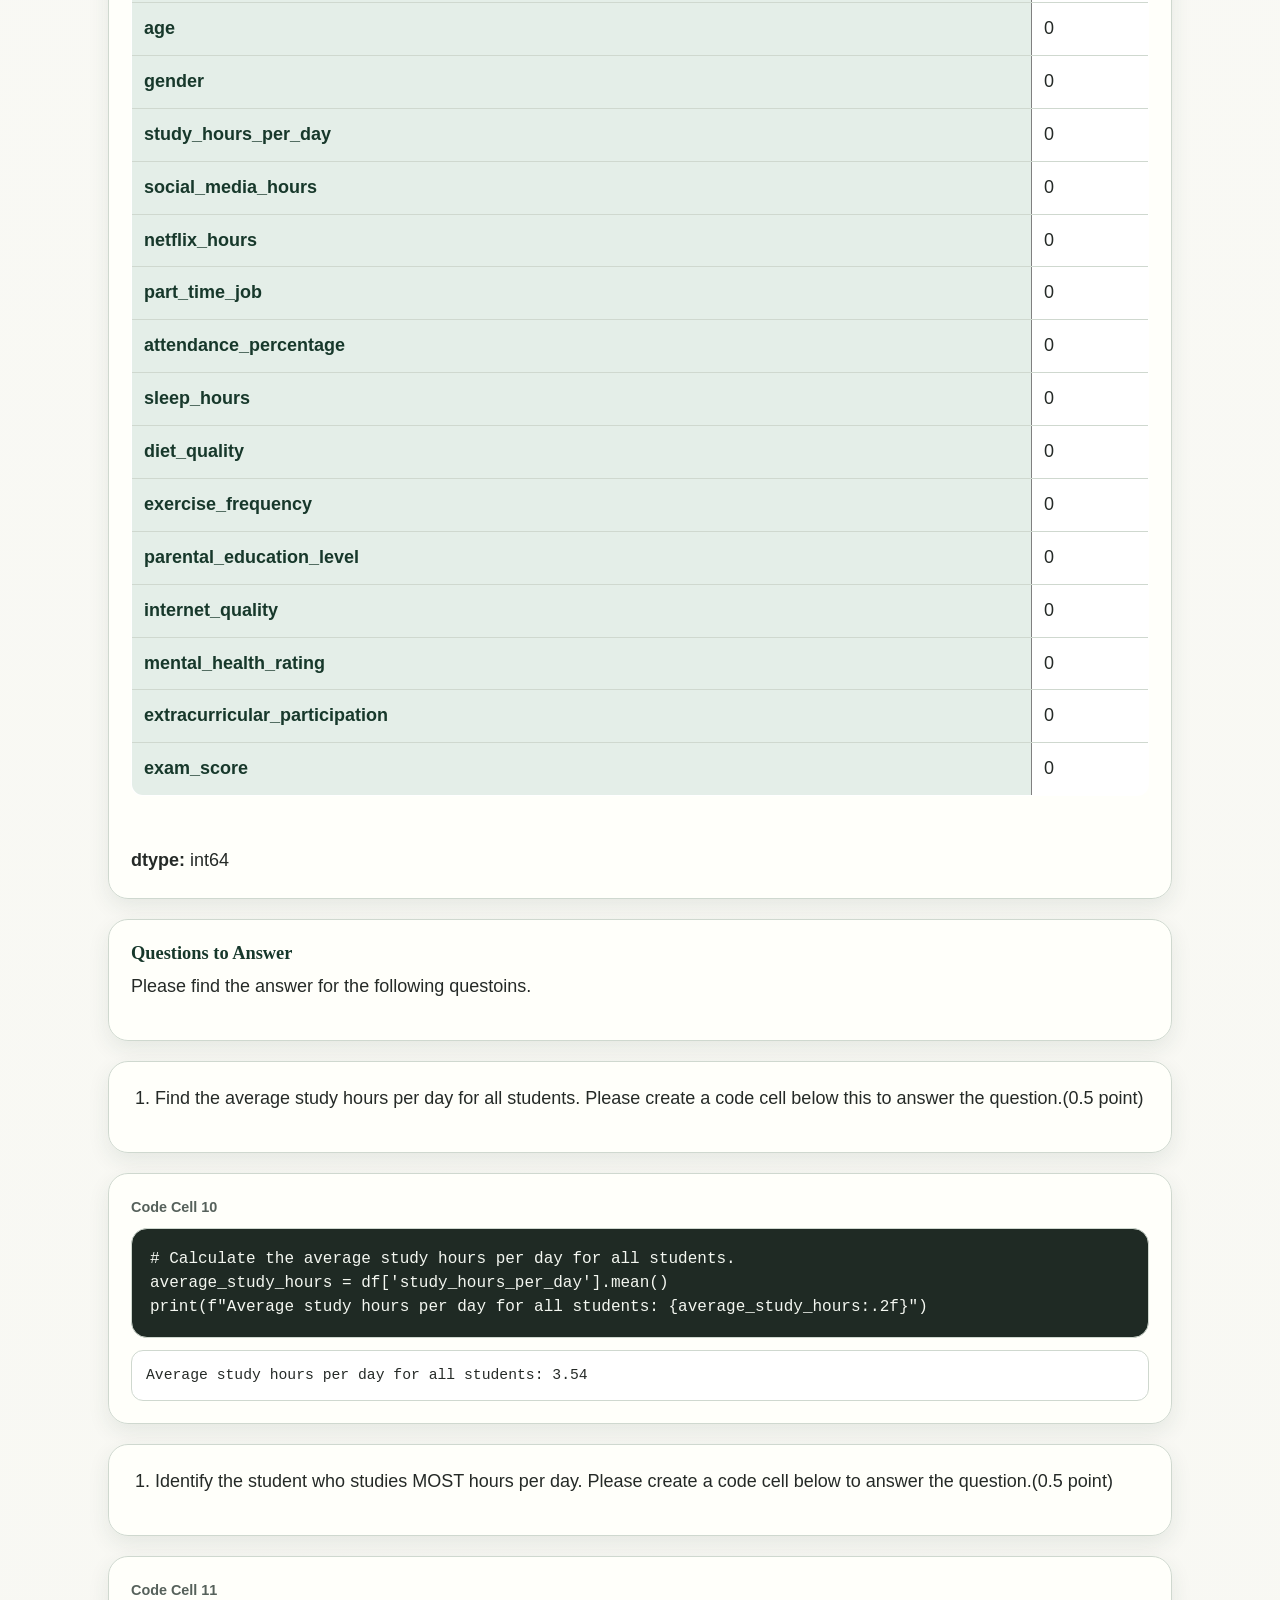
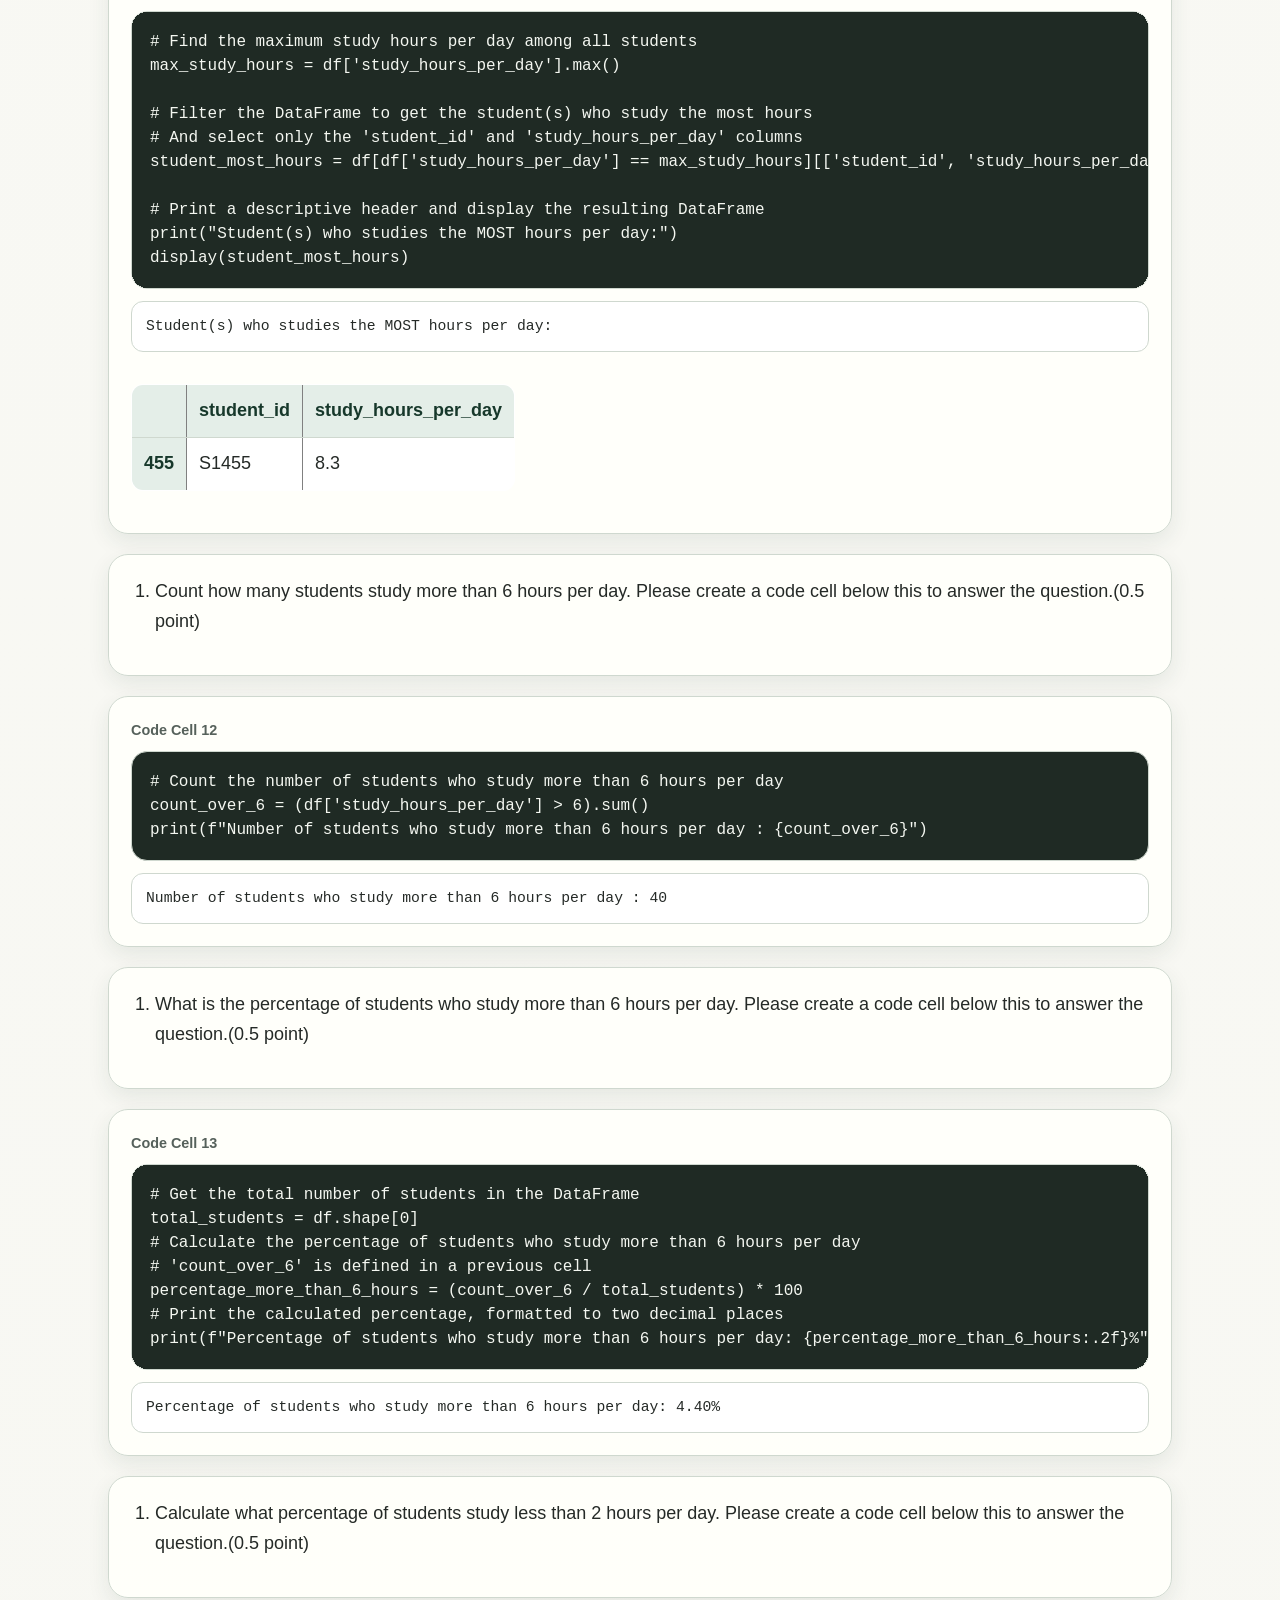
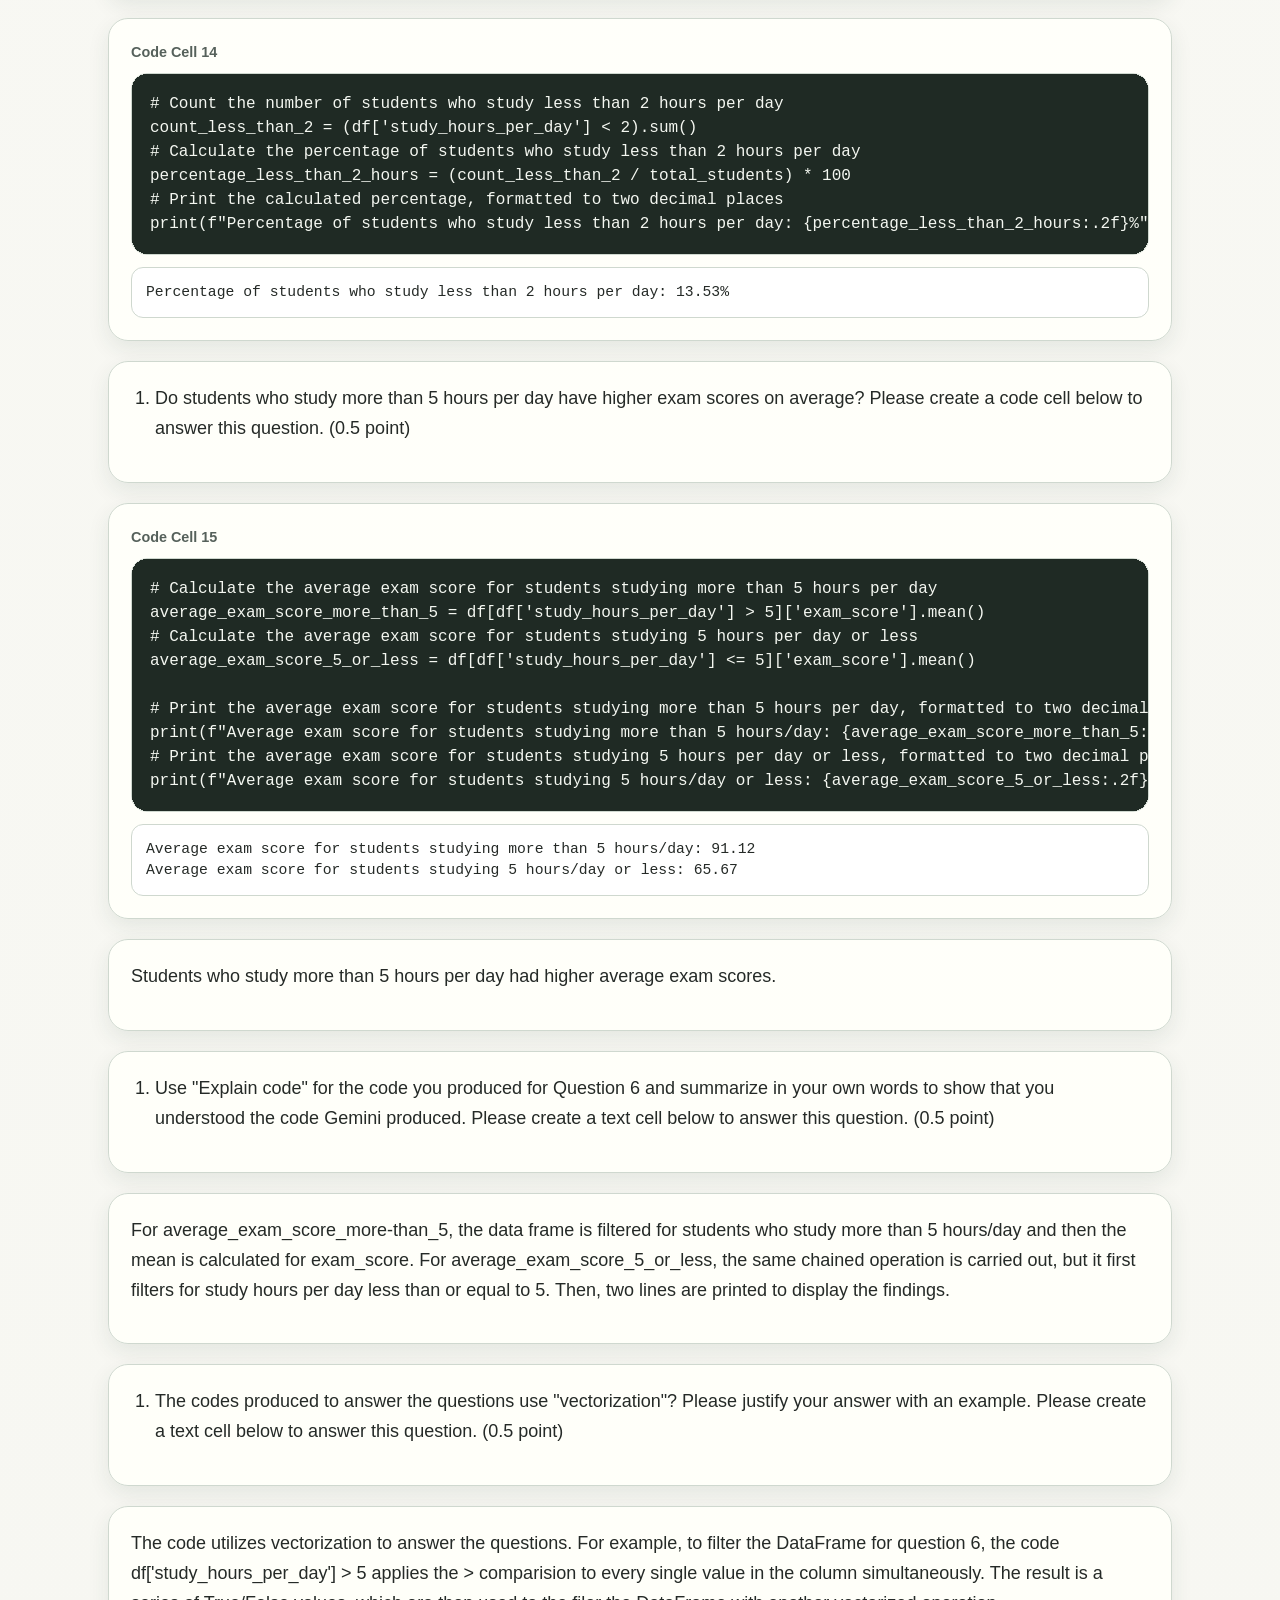
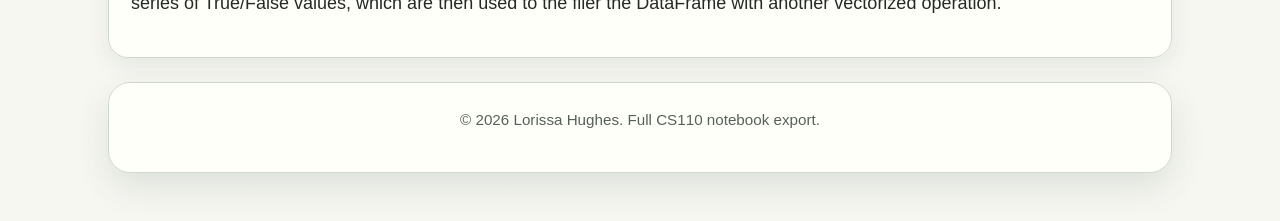
<file: project7-full-notebook.html>
<!DOCTYPE html>
<html lang="en">
<head>
    <meta charset="UTF-8">
    <meta name="viewport" content="width=device-width, initial-scale=1.0">
    <title>Student Habits Analysis - Full Notebook</title>
    <link rel="stylesheet" href="project8-styles.css?v=2">
</head>
<body>
    <header>
        <p class="project-nav"><a href="../project8.html" title="Return to Lorissa Hughes resume">Back to Resume</a></p>
        <h1>Student Habits Analysis - Full Notebook</h1>
        <p class="subtitle">Full notebook export with code cells and saved outputs.</p>
    </header>

    <main class="project-page full-notebook">
        <article class="notebook-cell markdown-cell"><h1>Lorissa Hughes</h1></article><article class="notebook-cell markdown-cell"><h1>Project 7: Student Habits vs Academic Performance Analysis</h1></article><article class="notebook-cell markdown-cell"><h4>Overview</h4></article><article class="notebook-cell markdown-cell"><p>This project analyzes the relationship between student lifestyle habits and academic performance using a comprehensive dataset from Kaggle. The dataset contains information about 1,000 students and includes 16 variables covering various aspects of student life, including study habits, social media usage, sleep patterns, diet quality, exercise frequency, and academic outcomes.</p>
<p>The analysis focuses on understanding how different study patterns correlate with exam performance.The project demonstrates fundamental data analysis skills including data cleaning, statistical calculations, and comparative analysis using Python and pandas.</p></article><article class="notebook-cell code-cell"><div class="cell-label">Code Cell 1</div><pre class="code-sample"><code># Install dependencies as needed:
# pip install kagglehub[pandas-datasets]
import kagglehub
from kagglehub import KaggleDatasetAdapter

# Set the path to the file you&#x27;d like to load
# Update file_path to point to the specific file within the dataset
file_path = &quot;student_habits_performance.csv&quot;

# Load the latest version
df = kagglehub.load_dataset(
  KaggleDatasetAdapter.PANDAS,
  &quot;jayaantanaath/student-habits-vs-academic-performance&quot;,
  file_path,
  # Provide any additional arguments like
  # sql_query or pandas_kwargs. See the
  # documenation for more information:
  # https://github.com/Kaggle/kagglehub/blob/main/README.md#kaggledatasetadapterpandas
)

print(&quot;First 5 records:&quot;, df.head())</code></pre><pre class="notebook-output">/tmp/ipykernel_6544/3453289196.py:11: DeprecationWarning: Use dataset_load() instead of load_dataset(). load_dataset() will be removed in a future version.
  df = kagglehub.load_dataset(
</pre>
<pre class="notebook-output">Using Colab cache for faster access to the &#x27;student-habits-vs-academic-performance&#x27; dataset.
First 5 records:   student_id  age  gender  study_hours_per_day  social_media_hours  \
0      S1000   23  Female                  0.0                 1.2   
1      S1001   20  Female                  6.9                 2.8   
2      S1002   21    Male                  1.4                 3.1   
3      S1003   23  Female                  1.0                 3.9   
4      S1004   19  Female                  5.0                 4.4   

   netflix_hours part_time_job  attendance_percentage  sleep_hours  \
0            1.1            No                   85.0          8.0   
1            2.3            No                   97.3          4.6   
2            1.3            No                   94.8          8.0   
3            1.0            No                   71.0          9.2   
4            0.5            No                   90.9          4.9   

  diet_quality  exercise_frequency parental_education_level internet_quality  \
0         Fair                   6                   Master          Average   
1         Good                   6              High School          Average   
2         Poor                   1              High School             Poor   
3         Poor                   4                   Master             Good   
4         Fair                   3                   Master             Good   

   mental_health_rating extracurricular_participation  exam_score  
0                     8                           Yes        56.2  
1                     8                            No       100.0  
2                     1                            No        34.3  
3                     1                           Yes        26.8  
4                     1                            No        66.4  
</pre></article><article class="notebook-cell code-cell"><div class="cell-label">Code Cell 2</div><pre class="code-sample"><code>one_col = df[&#x27;age&#x27;]</code></pre></article><article class="notebook-cell code-cell"><div class="cell-label">Code Cell 3</div><pre class="code-sample"><code>type(one_col)</code></pre><div class="notebook-html-output"><div style="max-width:800px; border: 1px solid var(--colab-border-color);"><style>
      pre.function-repr-contents {
        overflow-x: auto;
        padding: 8px 12px;
        max-height: 500px;
      }

      pre.function-repr-contents.function-repr-contents-collapsed {
        cursor: pointer;
        max-height: 100px;
      }
    </style>
    <pre style="white-space: initial; background:
         var(--colab-secondary-surface-color); padding: 8px 12px;
         border-bottom: 1px solid var(--colab-border-color);"><b>pandas.core.series.Series</b><br/>def __init__(data=None, index=None, dtype: Dtype | None=None, name=None, copy: bool | None=None, fastpath: bool | lib.NoDefault=lib.no_default) -&gt; None</pre><pre class="function-repr-contents function-repr-contents-collapsed" style=""><a class="filepath" style="display:none" href="#">/usr/local/lib/python3.12/dist-packages/pandas/core/series.py</a>One-dimensional ndarray with axis labels (including time series).

Labels need not be unique but must be a hashable type. The object
supports both integer- and label-based indexing and provides a host of
methods for performing operations involving the index. Statistical
methods from ndarray have been overridden to automatically exclude
missing data (currently represented as NaN).

Operations between Series (+, -, /, \*, \*\*) align values based on their
associated index values-- they need not be the same length. The result
index will be the sorted union of the two indexes.

Parameters
----------
data : array-like, Iterable, dict, or scalar value
    Contains data stored in Series. If data is a dict, argument order is
    maintained.
index : array-like or Index (1d)
    Values must be hashable and have the same length as `data`.
    Non-unique index values are allowed. Will default to
    RangeIndex (0, 1, 2, ..., n) if not provided. If data is dict-like
    and index is None, then the keys in the data are used as the index. If the
    index is not None, the resulting Series is reindexed with the index values.
dtype : str, numpy.dtype, or ExtensionDtype, optional
    Data type for the output Series. If not specified, this will be
    inferred from `data`.
    See the :ref:`user guide &lt;basics.dtypes&gt;` for more usages.
name : Hashable, default None
    The name to give to the Series.
copy : bool, default False
    Copy input data. Only affects Series or 1d ndarray input. See examples.

Notes
-----
Please reference the :ref:`User Guide &lt;basics.series&gt;` for more information.

Examples
--------
Constructing Series from a dictionary with an Index specified

&gt;&gt;&gt; d = {&#x27;a&#x27;: 1, &#x27;b&#x27;: 2, &#x27;c&#x27;: 3}
&gt;&gt;&gt; ser = pd.Series(data=d, index=[&#x27;a&#x27;, &#x27;b&#x27;, &#x27;c&#x27;])
&gt;&gt;&gt; ser
a   1
b   2
c   3
dtype: int64

The keys of the dictionary match with the Index values, hence the Index
values have no effect.

&gt;&gt;&gt; d = {&#x27;a&#x27;: 1, &#x27;b&#x27;: 2, &#x27;c&#x27;: 3}
&gt;&gt;&gt; ser = pd.Series(data=d, index=[&#x27;x&#x27;, &#x27;y&#x27;, &#x27;z&#x27;])
&gt;&gt;&gt; ser
x   NaN
y   NaN
z   NaN
dtype: float64

Note that the Index is first build with the keys from the dictionary.
After this the Series is reindexed with the given Index values, hence we
get all NaN as a result.

Constructing Series from a list with `copy=False`.

&gt;&gt;&gt; r = [1, 2]
&gt;&gt;&gt; ser = pd.Series(r, copy=False)
&gt;&gt;&gt; ser.iloc[0] = 999
&gt;&gt;&gt; r
[1, 2]
&gt;&gt;&gt; ser
0    999
1      2
dtype: int64

Due to input data type the Series has a `copy` of
the original data even though `copy=False`, so
the data is unchanged.

Constructing Series from a 1d ndarray with `copy=False`.

&gt;&gt;&gt; r = np.array([1, 2])
&gt;&gt;&gt; ser = pd.Series(r, copy=False)
&gt;&gt;&gt; ser.iloc[0] = 999
&gt;&gt;&gt; r
array([999,   2])
&gt;&gt;&gt; ser
0    999
1      2
dtype: int64

Due to input data type the Series has a `view` on
the original data, so
the data is changed as well.</pre>
      <script>
      if (google.colab.kernel.accessAllowed && google.colab.files && google.colab.files.view) {
        for (const element of document.querySelectorAll('.filepath')) {
          element.style.display = 'block'
          element.onclick = (event) => {
            event.preventDefault();
            event.stopPropagation();
            google.colab.files.view(element.textContent, 263);
          };
        }
      }
      for (const element of document.querySelectorAll('.function-repr-contents')) {
        element.onclick = (event) => {
          event.preventDefault();
          event.stopPropagation();
          element.classList.toggle('function-repr-contents-collapsed');
        };
      }
      </script>
      </div></div></article><article class="notebook-cell code-cell"><div class="cell-label">Code Cell 4</div><pre class="code-sample"><code>df.info()</code></pre><pre class="notebook-output">&lt;class &#x27;pandas.core.frame.DataFrame&#x27;&gt;
RangeIndex: 1000 entries, 0 to 999
Data columns (total 16 columns):
 #   Column                         Non-Null Count  Dtype  
---  ------                         --------------  -----  
 0   student_id                     1000 non-null   object 
 1   age                            1000 non-null   int64  
 2   gender                         1000 non-null   object 
 3   study_hours_per_day            1000 non-null   float64
 4   social_media_hours             1000 non-null   float64
 5   netflix_hours                  1000 non-null   float64
 6   part_time_job                  1000 non-null   object 
 7   attendance_percentage          1000 non-null   float64
 8   sleep_hours                    1000 non-null   float64
 9   diet_quality                   1000 non-null   object 
 10  exercise_frequency             1000 non-null   int64  
 11  parental_education_level       909 non-null    object 
 12  internet_quality               1000 non-null   object 
 13  mental_health_rating           1000 non-null   int64  
 14  extracurricular_participation  1000 non-null   object 
 15  exam_score                     1000 non-null   float64
dtypes: float64(6), int64(3), object(7)
memory usage: 125.1+ KB
</pre></article><article class="notebook-cell code-cell"><div class="cell-label">Code Cell 5</div><pre class="code-sample"><code>df.shape</code></pre><pre class="notebook-output">(1000, 16)</pre></article><article class="notebook-cell code-cell"><div class="cell-label">Code Cell 6</div><pre class="code-sample"><code>df.columns</code></pre><pre class="notebook-output">Index([&#x27;student_id&#x27;, &#x27;age&#x27;, &#x27;gender&#x27;, &#x27;study_hours_per_day&#x27;,
       &#x27;social_media_hours&#x27;, &#x27;netflix_hours&#x27;, &#x27;part_time_job&#x27;,
       &#x27;attendance_percentage&#x27;, &#x27;sleep_hours&#x27;, &#x27;diet_quality&#x27;,
       &#x27;exercise_frequency&#x27;, &#x27;parental_education_level&#x27;, &#x27;internet_quality&#x27;,
       &#x27;mental_health_rating&#x27;, &#x27;extracurricular_participation&#x27;, &#x27;exam_score&#x27;],
      dtype=&#x27;object&#x27;)</pre></article><article class="notebook-cell markdown-cell"><h3>clean the data</h3></article><article class="notebook-cell code-cell"><div class="cell-label">Code Cell 7</div><pre class="code-sample"><code>df.isnull().sum()</code></pre><div class="notebook-html-output"><div>
<style scoped>
    .dataframe tbody tr th:only-of-type {
        vertical-align: middle;
    }

    .dataframe tbody tr th {
        vertical-align: top;
    }

    .dataframe thead th {
        text-align: right;
    }
</style>
<table border="1" class="dataframe">
  <thead>
    <tr style="text-align: right;">
      <th></th>
      <th>0</th>
    </tr>
  </thead>
  <tbody>
    <tr>
      <th>student_id</th>
      <td>0</td>
    </tr>
    <tr>
      <th>age</th>
      <td>0</td>
    </tr>
    <tr>
      <th>gender</th>
      <td>0</td>
    </tr>
    <tr>
      <th>study_hours_per_day</th>
      <td>0</td>
    </tr>
    <tr>
      <th>social_media_hours</th>
      <td>0</td>
    </tr>
    <tr>
      <th>netflix_hours</th>
      <td>0</td>
    </tr>
    <tr>
      <th>part_time_job</th>
      <td>0</td>
    </tr>
    <tr>
      <th>attendance_percentage</th>
      <td>0</td>
    </tr>
    <tr>
      <th>sleep_hours</th>
      <td>0</td>
    </tr>
    <tr>
      <th>diet_quality</th>
      <td>0</td>
    </tr>
    <tr>
      <th>exercise_frequency</th>
      <td>0</td>
    </tr>
    <tr>
      <th>parental_education_level</th>
      <td>91</td>
    </tr>
    <tr>
      <th>internet_quality</th>
      <td>0</td>
    </tr>
    <tr>
      <th>mental_health_rating</th>
      <td>0</td>
    </tr>
    <tr>
      <th>extracurricular_participation</th>
      <td>0</td>
    </tr>
    <tr>
      <th>exam_score</th>
      <td>0</td>
    </tr>
  </tbody>
</table>
</div><br><label><b>dtype:</b> int64</label></div></article><article class="notebook-cell markdown-cell"><p>This checks how many missing (NaN) values are in each column of the DataFrame. Based on the output:</p>
<p>All columns have 0 missing values except for parental_education_level, which has 91 missing values.</p></article><article class="notebook-cell markdown-cell"><p>The dataset is mostly clean, but you do need to clean or handle the missing data in the parental_education_level column.</p></article><article class="notebook-cell markdown-cell"><h4>Fill with a default or common value</h4></article><article class="notebook-cell markdown-cell"><h4>drop rows with missing values</h4></article><article class="notebook-cell code-cell"><div class="cell-label">Code Cell 8</div><pre class="code-sample"><code>df.dropna(subset=[&#x27;parental_education_level&#x27;], inplace=True)
</code></pre></article><article class="notebook-cell code-cell"><div class="cell-label">Code Cell 9</div><pre class="code-sample"><code># checking the data again
df.isnull().sum()</code></pre><div class="notebook-html-output"><div>
<style scoped>
    .dataframe tbody tr th:only-of-type {
        vertical-align: middle;
    }

    .dataframe tbody tr th {
        vertical-align: top;
    }

    .dataframe thead th {
        text-align: right;
    }
</style>
<table border="1" class="dataframe">
  <thead>
    <tr style="text-align: right;">
      <th></th>
      <th>0</th>
    </tr>
  </thead>
  <tbody>
    <tr>
      <th>student_id</th>
      <td>0</td>
    </tr>
    <tr>
      <th>age</th>
      <td>0</td>
    </tr>
    <tr>
      <th>gender</th>
      <td>0</td>
    </tr>
    <tr>
      <th>study_hours_per_day</th>
      <td>0</td>
    </tr>
    <tr>
      <th>social_media_hours</th>
      <td>0</td>
    </tr>
    <tr>
      <th>netflix_hours</th>
      <td>0</td>
    </tr>
    <tr>
      <th>part_time_job</th>
      <td>0</td>
    </tr>
    <tr>
      <th>attendance_percentage</th>
      <td>0</td>
    </tr>
    <tr>
      <th>sleep_hours</th>
      <td>0</td>
    </tr>
    <tr>
      <th>diet_quality</th>
      <td>0</td>
    </tr>
    <tr>
      <th>exercise_frequency</th>
      <td>0</td>
    </tr>
    <tr>
      <th>parental_education_level</th>
      <td>0</td>
    </tr>
    <tr>
      <th>internet_quality</th>
      <td>0</td>
    </tr>
    <tr>
      <th>mental_health_rating</th>
      <td>0</td>
    </tr>
    <tr>
      <th>extracurricular_participation</th>
      <td>0</td>
    </tr>
    <tr>
      <th>exam_score</th>
      <td>0</td>
    </tr>
  </tbody>
</table>
</div><br><label><b>dtype:</b> int64</label></div></article><article class="notebook-cell markdown-cell"><h3>Questions to Answer</h3>
<p>Please find the answer for the following questoins.</p></article><article class="notebook-cell markdown-cell"><ol>
<li>Find the average study hours per day for all students. Please create a code cell below this to answer the question.(0.5 point)</li>
</ol></article><article class="notebook-cell code-cell"><div class="cell-label">Code Cell 10</div><pre class="code-sample"><code># Calculate the average study hours per day for all students.
average_study_hours = df[&#x27;study_hours_per_day&#x27;].mean()
print(f&quot;Average study hours per day for all students: {average_study_hours:.2f}&quot;)</code></pre><pre class="notebook-output">Average study hours per day for all students: 3.54
</pre></article><article class="notebook-cell markdown-cell"><ol>
<li>Identify the student who studies MOST hours per day. Please create a code cell below to answer the question.(0.5 point)</li>
</ol></article><article class="notebook-cell code-cell"><div class="cell-label">Code Cell 11</div><pre class="code-sample"><code># Find the maximum study hours per day among all students
max_study_hours = df[&#x27;study_hours_per_day&#x27;].max()

# Filter the DataFrame to get the student(s) who study the most hours
# And select only the &#x27;student_id&#x27; and &#x27;study_hours_per_day&#x27; columns
student_most_hours = df[df[&#x27;study_hours_per_day&#x27;] == max_study_hours][[&#x27;student_id&#x27;, &#x27;study_hours_per_day&#x27;]]

# Print a descriptive header and display the resulting DataFrame
print(&quot;Student(s) who studies the MOST hours per day:&quot;)
display(student_most_hours)</code></pre><pre class="notebook-output">Student(s) who studies the MOST hours per day:
</pre>
<div class="notebook-html-output">
  <div id="df-c111fb8e-8013-4e61-9e36-bcc4a748fe27" class="colab-df-container">
    <div>
<style scoped>
    .dataframe tbody tr th:only-of-type {
        vertical-align: middle;
    }

    .dataframe tbody tr th {
        vertical-align: top;
    }

    .dataframe thead th {
        text-align: right;
    }
</style>
<table border="1" class="dataframe">
  <thead>
    <tr style="text-align: right;">
      <th></th>
      <th>student_id</th>
      <th>study_hours_per_day</th>
    </tr>
  </thead>
  <tbody>
    <tr>
      <th>455</th>
      <td>S1455</td>
      <td>8.3</td>
    </tr>
  </tbody>
</table>
</div>
    <div class="colab-df-buttons">

  <div class="colab-df-container">
    <button class="colab-df-convert" onclick="convertToInteractive('df-c111fb8e-8013-4e61-9e36-bcc4a748fe27')"
            title="Convert this dataframe to an interactive table."
            style="display:none;">

  <svg xmlns="http://www.w3.org/2000/svg" height="24px" viewBox="0 -960 960 960">
    <path d="M120-120v-720h720v720H120Zm60-500h600v-160H180v160Zm220 220h160v-160H400v160Zm0 220h160v-160H400v160ZM180-400h160v-160H180v160Zm440 0h160v-160H620v160ZM180-180h160v-160H180v160Zm440 0h160v-160H620v160Z"/>
  </svg>
    </button>

  <style>
    .colab-df-container {
      display:flex;
      gap: 12px;
    }

    .colab-df-convert {
      background-color: #E8F0FE;
      border: none;
      border-radius: 50%;
      cursor: pointer;
      display: none;
      fill: #1967D2;
      height: 32px;
      padding: 0 0 0 0;
      width: 32px;
    }

    .colab-df-convert:hover {
      background-color: #E2EBFA;
      box-shadow: 0px 1px 2px rgba(60, 64, 67, 0.3), 0px 1px 3px 1px rgba(60, 64, 67, 0.15);
      fill: #174EA6;
    }

    .colab-df-buttons div {
      margin-bottom: 4px;
    }

    [theme=dark] .colab-df-convert {
      background-color: #3B4455;
      fill: #D2E3FC;
    }

    [theme=dark] .colab-df-convert:hover {
      background-color: #434B5C;
      box-shadow: 0px 1px 3px 1px rgba(0, 0, 0, 0.15);
      filter: drop-shadow(0px 1px 2px rgba(0, 0, 0, 0.3));
      fill: #FFFFFF;
    }
  </style>

    <script>
      const buttonEl =
        document.querySelector('#df-c111fb8e-8013-4e61-9e36-bcc4a748fe27 button.colab-df-convert');
      buttonEl.style.display =
        google.colab.kernel.accessAllowed ? 'block' : 'none';

      async function convertToInteractive(key) {
        const element = document.querySelector('#df-c111fb8e-8013-4e61-9e36-bcc4a748fe27');
        const dataTable =
          await google.colab.kernel.invokeFunction('convertToInteractive',
                                                    [key], {});
        if (!dataTable) return;

        const docLinkHtml = 'Like what you see? Visit the ' +
          '<a target="_blank" href=https://colab.research.google.com/notebooks/data_table.ipynb>data table notebook</a>'
          + ' to learn more about interactive tables.';
        element.innerHTML = '';
        dataTable['output_type'] = 'display_data';
        await google.colab.output.renderOutput(dataTable, element);
        const docLink = document.createElement('div');
        docLink.innerHTML = docLinkHtml;
        element.appendChild(docLink);
      }
    </script>
  </div>


  <div id="id_3953dfbb-73a9-4a1d-a3b7-46fbec16c274">
    <style>
      .colab-df-generate {
        background-color: #E8F0FE;
        border: none;
        border-radius: 50%;
        cursor: pointer;
        display: none;
        fill: #1967D2;
        height: 32px;
        padding: 0 0 0 0;
        width: 32px;
      }

      .colab-df-generate:hover {
        background-color: #E2EBFA;
        box-shadow: 0px 1px 2px rgba(60, 64, 67, 0.3), 0px 1px 3px 1px rgba(60, 64, 67, 0.15);
        fill: #174EA6;
      }

      [theme=dark] .colab-df-generate {
        background-color: #3B4455;
        fill: #D2E3FC;
      }

      [theme=dark] .colab-df-generate:hover {
        background-color: #434B5C;
        box-shadow: 0px 1px 3px 1px rgba(0, 0, 0, 0.15);
        filter: drop-shadow(0px 1px 2px rgba(0, 0, 0, 0.3));
        fill: #FFFFFF;
      }
    </style>
    <button class="colab-df-generate" onclick="generateWithVariable('student_most_hours')"
            title="Generate code using this dataframe."
            style="display:none;">

  <svg xmlns="http://www.w3.org/2000/svg" height="24px"viewBox="0 0 24 24"
       width="24px">
    <path d="M7,19H8.4L18.45,9,17,7.55,7,17.6ZM5,21V16.75L18.45,3.32a2,2,0,0,1,2.83,0l1.4,1.43a1.91,1.91,0,0,1,.58,1.4,1.91,1.91,0,0,1-.58,1.4L9.25,21ZM18.45,9,17,7.55Zm-12,3A5.31,5.31,0,0,0,4.9,8.1,5.31,5.31,0,0,0,1,6.5,5.31,5.31,0,0,0,4.9,4.9,5.31,5.31,0,0,0,6.5,1,5.31,5.31,0,0,0,8.1,4.9,5.31,5.31,0,0,0,12,6.5,5.46,5.46,0,0,0,6.5,12Z"/>
  </svg>
    </button>
    <script>
      (() => {
      const buttonEl =
        document.querySelector('#id_3953dfbb-73a9-4a1d-a3b7-46fbec16c274 button.colab-df-generate');
      buttonEl.style.display =
        google.colab.kernel.accessAllowed ? 'block' : 'none';

      buttonEl.onclick = () => {
        google.colab.notebook.generateWithVariable('student_most_hours');
      }
      })();
    </script>
  </div>

    </div>
  </div>
</div></article><article class="notebook-cell markdown-cell"><ol>
<li>Count how many students study more than 6 hours per day. Please create a code cell below this to answer the question.(0.5 point)</li>
</ol></article><article class="notebook-cell code-cell"><div class="cell-label">Code Cell 12</div><pre class="code-sample"><code># Count the number of students who study more than 6 hours per day
count_over_6 = (df[&#x27;study_hours_per_day&#x27;] &gt; 6).sum()
print(f&quot;Number of students who study more than 6 hours per day : {count_over_6}&quot;)</code></pre><pre class="notebook-output">Number of students who study more than 6 hours per day : 40
</pre></article><article class="notebook-cell markdown-cell"><ol>
<li>What is the percentage of students who study more than 6 hours per day. Please create a code cell below this to answer the question.(0.5 point)</li>
</ol></article><article class="notebook-cell code-cell"><div class="cell-label">Code Cell 13</div><pre class="code-sample"><code># Get the total number of students in the DataFrame
total_students = df.shape[0]
# Calculate the percentage of students who study more than 6 hours per day
# &#x27;count_over_6&#x27; is defined in a previous cell
percentage_more_than_6_hours = (count_over_6 / total_students) * 100
# Print the calculated percentage, formatted to two decimal places
print(f&quot;Percentage of students who study more than 6 hours per day: {percentage_more_than_6_hours:.2f}%&quot;)</code></pre><pre class="notebook-output">Percentage of students who study more than 6 hours per day: 4.40%
</pre></article><article class="notebook-cell markdown-cell"><ol>
<li>Calculate what percentage of students study less than 2 hours per day. Please create a code cell below this to answer the question.(0.5 point)</li>
</ol></article><article class="notebook-cell code-cell"><div class="cell-label">Code Cell 14</div><pre class="code-sample"><code># Count the number of students who study less than 2 hours per day
count_less_than_2 = (df[&#x27;study_hours_per_day&#x27;] &lt; 2).sum()
# Calculate the percentage of students who study less than 2 hours per day
percentage_less_than_2_hours = (count_less_than_2 / total_students) * 100
# Print the calculated percentage, formatted to two decimal places
print(f&quot;Percentage of students who study less than 2 hours per day: {percentage_less_than_2_hours:.2f}%&quot;)</code></pre><pre class="notebook-output">Percentage of students who study less than 2 hours per day: 13.53%
</pre></article><article class="notebook-cell markdown-cell"><ol>
<li>Do students who study more than 5 hours per day have higher exam scores on average? Please create a code cell below to answer this question. (0.5 point)</li>
</ol></article><article class="notebook-cell code-cell"><div class="cell-label">Code Cell 15</div><pre class="code-sample"><code># Calculate the average exam score for students studying more than 5 hours per day
average_exam_score_more_than_5 = df[df[&#x27;study_hours_per_day&#x27;] &gt; 5][&#x27;exam_score&#x27;].mean()
# Calculate the average exam score for students studying 5 hours per day or less
average_exam_score_5_or_less = df[df[&#x27;study_hours_per_day&#x27;] &lt;= 5][&#x27;exam_score&#x27;].mean()

# Print the average exam score for students studying more than 5 hours per day, formatted to two decimal places
print(f&quot;Average exam score for students studying more than 5 hours/day: {average_exam_score_more_than_5:.2f}&quot;)
# Print the average exam score for students studying 5 hours per day or less, formatted to two decimal places
print(f&quot;Average exam score for students studying 5 hours/day or less: {average_exam_score_5_or_less:.2f}&quot;)</code></pre><pre class="notebook-output">Average exam score for students studying more than 5 hours/day: 91.12
Average exam score for students studying 5 hours/day or less: 65.67
</pre></article><article class="notebook-cell markdown-cell"><p>Students who study more than 5 hours per day had higher average exam scores.</p></article><article class="notebook-cell markdown-cell"><ol>
<li>Use &quot;Explain code&quot; for the code you produced for Question 6 and summarize in your own words to show that you understood the code Gemini produced. Please create a text cell below to answer this question. (0.5 point)</li>
</ol></article><article class="notebook-cell markdown-cell"><p>For average_exam_score_more-than_5, the data frame is filtered for students who study more than 5 hours/day and then the mean is calculated for exam_score. For average_exam_score_5_or_less, the same chained operation is carried out, but it first filters for study hours per day less than or equal to 5. Then, two lines are printed to display the findings.</p></article><article class="notebook-cell markdown-cell"><ol>
<li>The codes produced to answer the questions use &quot;vectorization&quot;? Please justify your answer with an example. Please create a text cell below to answer this question. (0.5 point)</li>
</ol></article><article class="notebook-cell markdown-cell"><p>The code utilizes vectorization to answer the questions. For example, to filter the DataFrame for question 6, the code df[&#x27;study_hours_per_day&#x27;] &gt; 5 applies the &gt; comparision to every single value in the column simultaneously. The result is a series of True/False values, which are then used to the filer the DataFrame with another vectorized operation.</p></article>
    </main>

    <footer>
        <p>&copy; 2026 Lorissa Hughes. Full CS110 notebook export.</p>
    </footer>
</body>
</html>
</file>
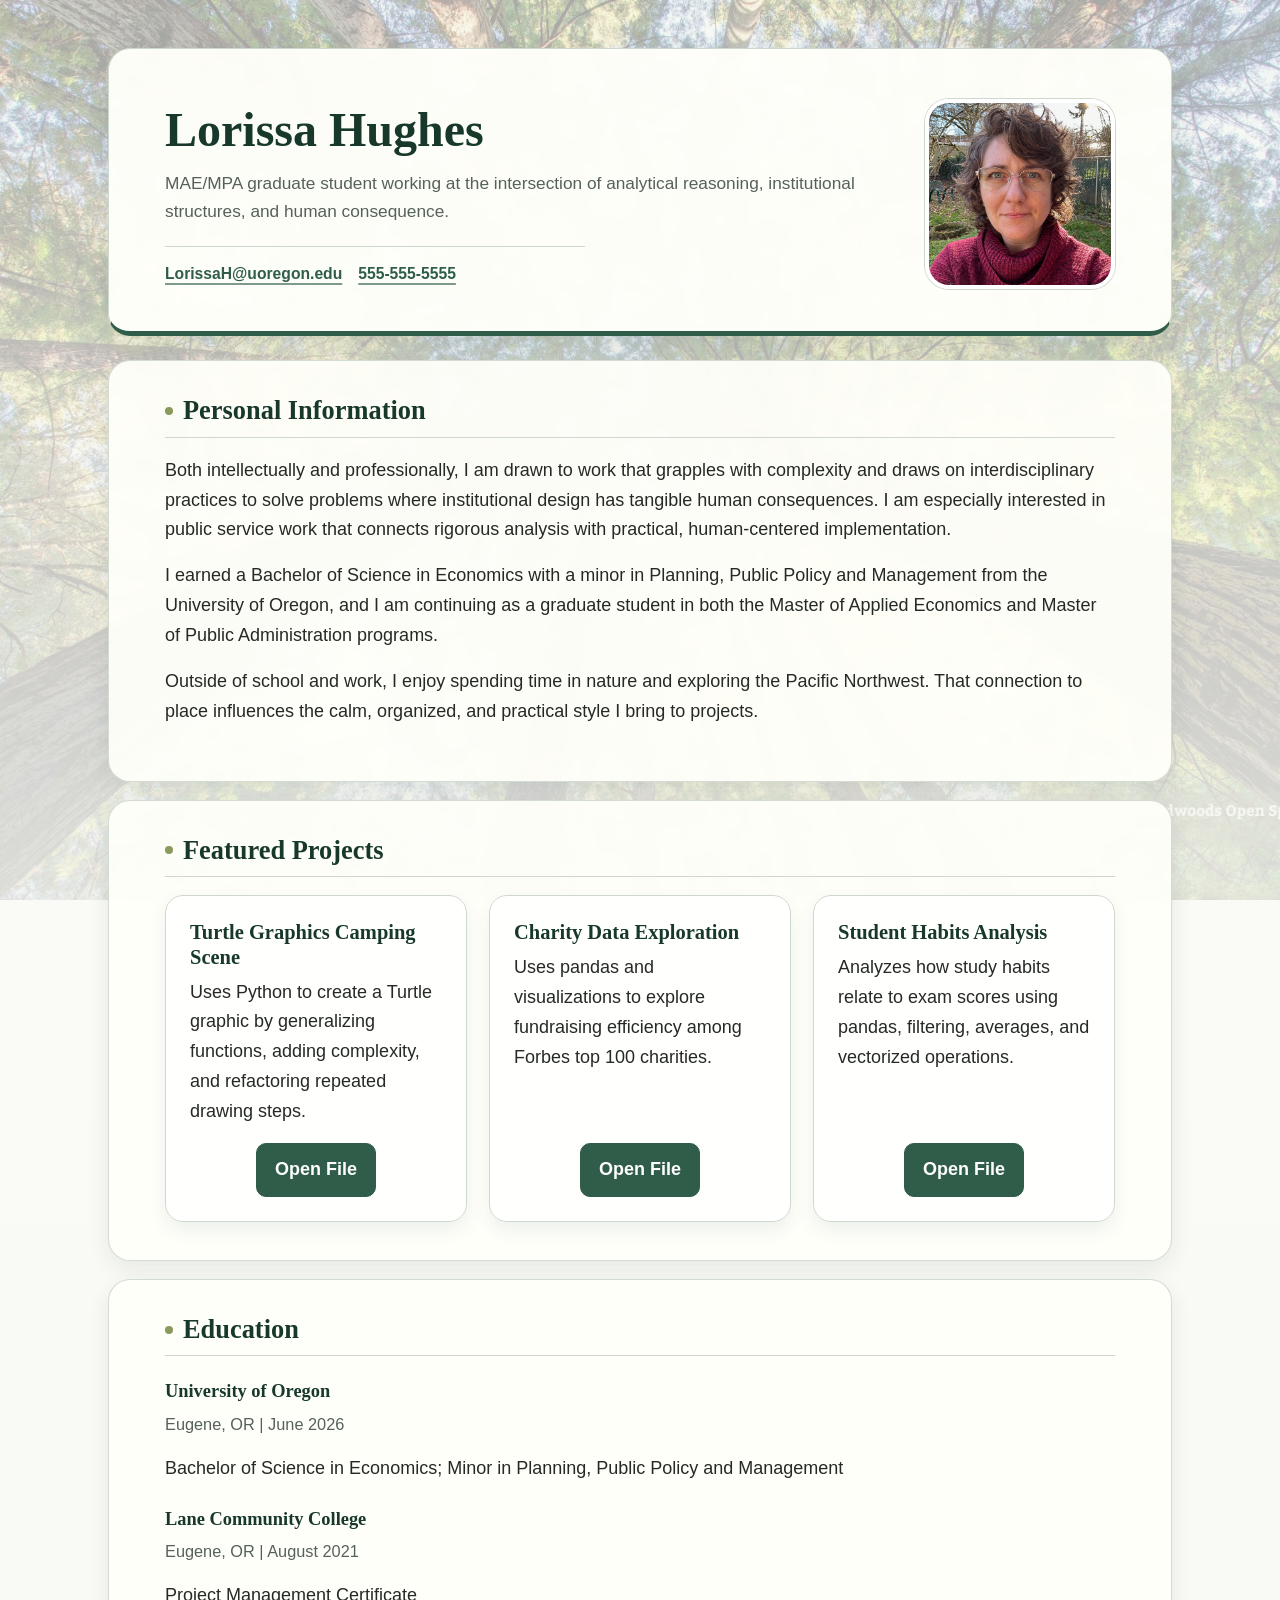
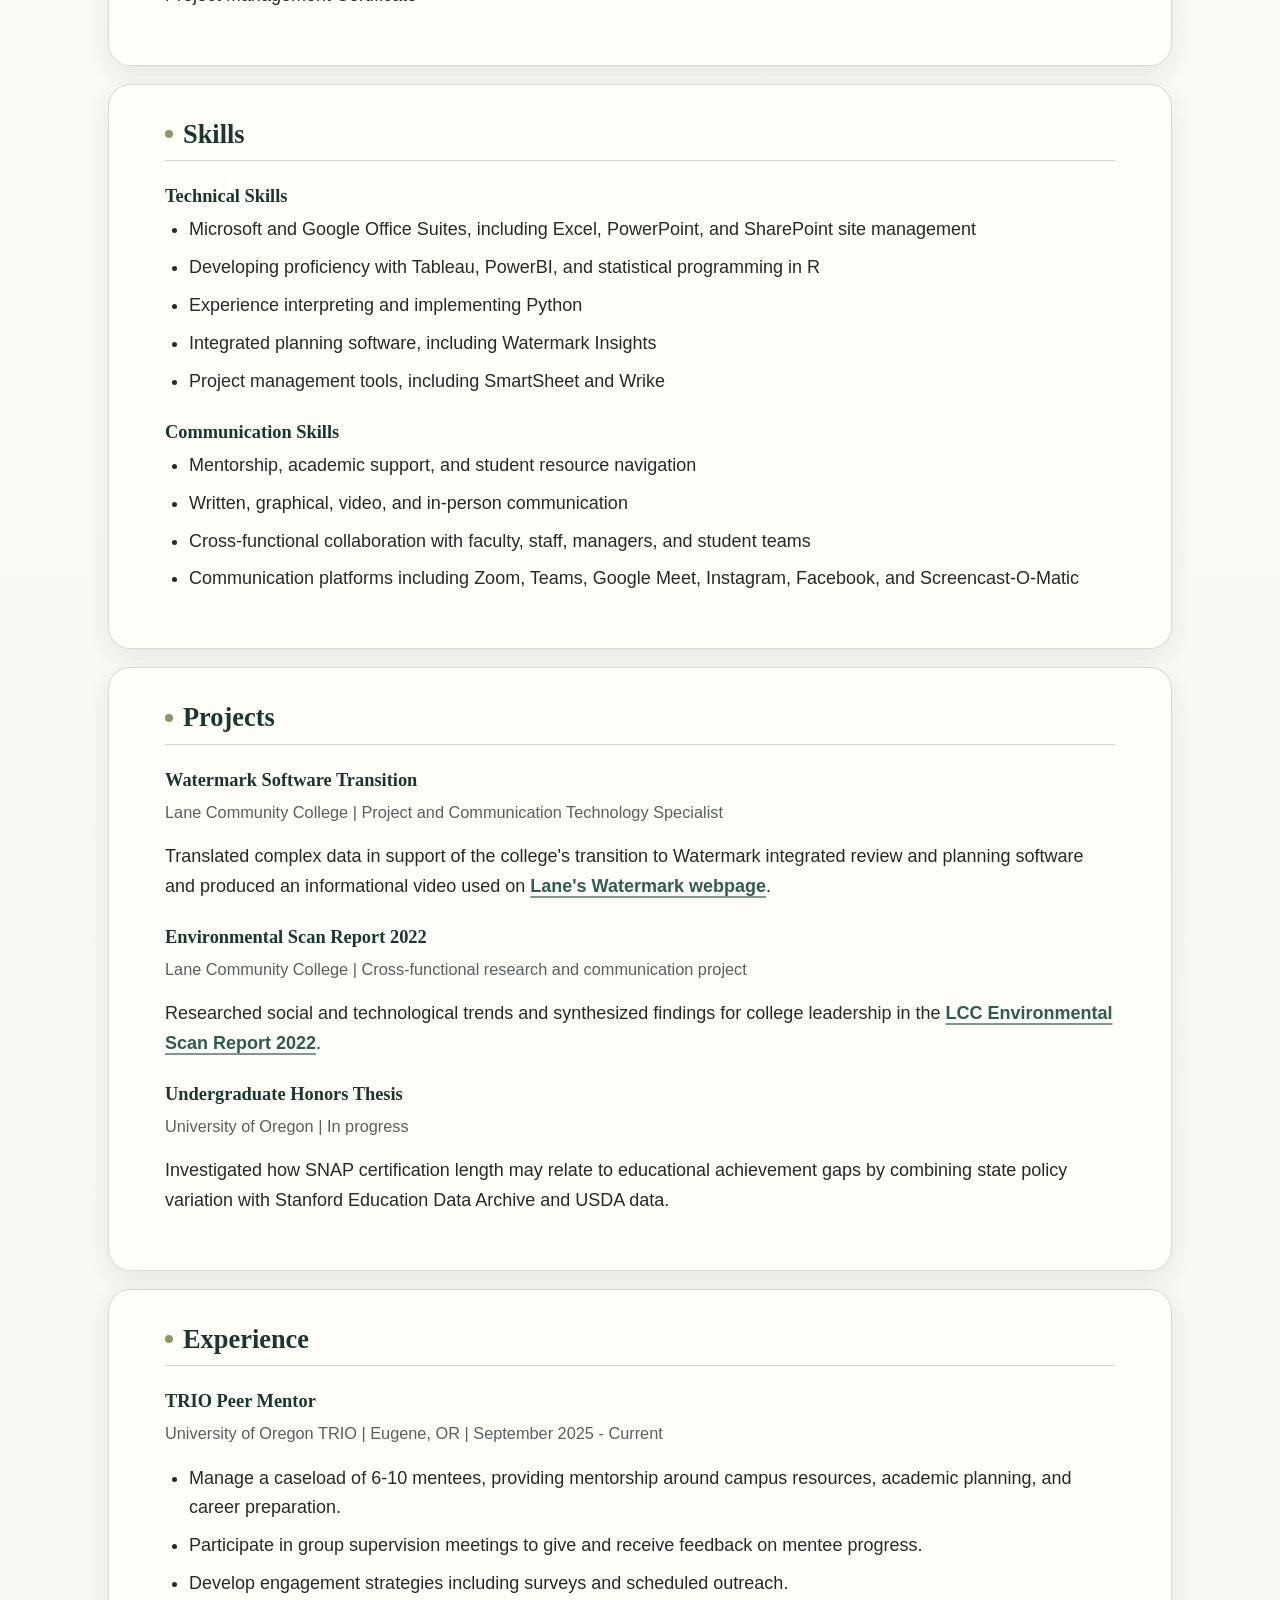
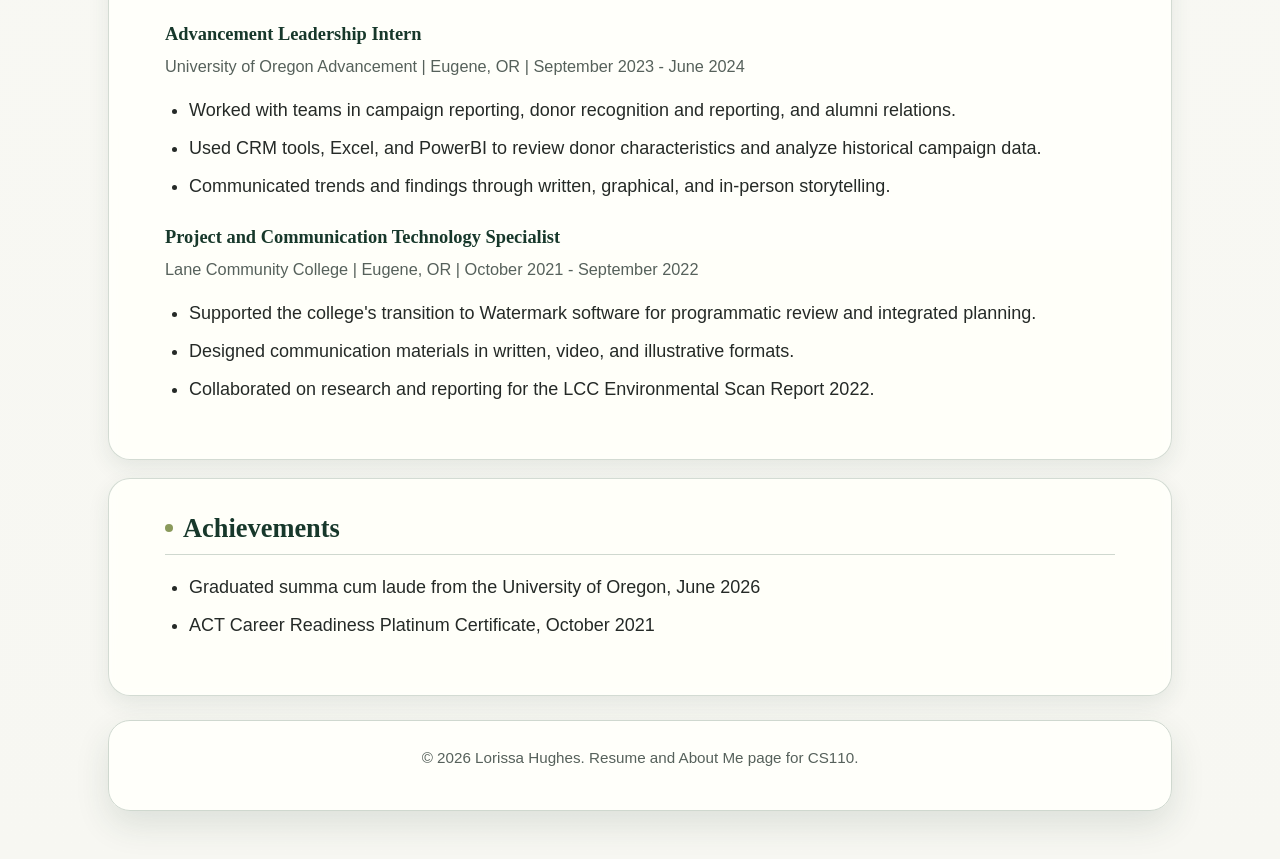
<file: project8.html>
<!DOCTYPE html>
<html lang="en">
<head>
    <meta charset="UTF-8">
    <meta name="viewport" content="width=device-width, initial-scale=1.0">
    <title>Lorissa Hughes Resume</title>
    <link rel="stylesheet" href="project8-styles.css?v=1">
</head>
<body>
    <header class="profile-header">
        <div class="profile-text">
            <h1>Lorissa Hughes</h1>
            <p class="subtitle">MAE/MPA graduate student working at the intersection of analytical reasoning, institutional structures, and human consequence.</p>
            <hr>
            <p class="contact-links">
                <a href="mailto:LorissaH@uoregon.edu" title="Email Lorissa Hughes">LorissaH@uoregon.edu</a>
                <a href="tel:+15555555555" title="Call Lorissa Hughes">555-555-5555</a>
            </p>
        </div>
        <img class="profile-photo" src="IMG_1935.jpeg" alt="Photo of Lorissa Hughes">
    </header>

    <main>
        <section id="about">
            <h2>Personal Information</h2>
            <p>
                Both intellectually and professionally, I am drawn to work that grapples with
                complexity and draws on interdisciplinary practices to solve problems where
                institutional design has tangible human consequences. I am especially
                interested in public service work that connects rigorous analysis with
                practical, human-centered implementation.
                
            </p>
            <p>
                I earned a Bachelor of Science in Economics with a minor in Planning, Public
                Policy and Management from the University of Oregon, and I am continuing as
                a graduate student in both the Master of Applied Economics and Master of
                Public Administration programs.
            </p>
            <p>
                Outside of school and work, I enjoy spending time in nature and exploring the
                Pacific Northwest. That connection to place influences the calm, organized,
                and practical style I bring to projects.
            </p>
        </section>

        <section id="featured-projects">
            <h2>Featured Projects</h2>

            <div class="featured-projects-grid">
                <div class="featured-project">
                    <h3>Turtle Graphics Camping Scene</h3>
                    <p>Uses Python to create a Turtle graphic by generalizing functions, adding complexity, and refactoring repeated drawing steps.</p>
                    <a class="button" href="turtle-graphics-camping-scene.html" title="Open Turtle Graphics Camping Scene page">Open File</a>
                </div>

                <div class="featured-project">
                    <h3>Charity Data Exploration</h3>
                    <p>Uses pandas and visualizations to explore fundraising efficiency among Forbes top 100 charities.</p>
                    <a class="button" href="charity-data-exploration.html" title="Open Charity Data Exploration page">Open File</a>
                </div>

                <div class="featured-project">
                    <h3>Student Habits Analysis</h3>
                    <p>Analyzes how study habits relate to exam scores using pandas, filtering, averages, and vectorized operations.</p>
                    <a class="button" href="student-habits-analysis.html" title="Open Student Habits Analysis page">Open File</a>
                </div>
            </div>
        </section>

        <section id="education">
            <h2>Education</h2>
            <h3>University of Oregon</h3>
            <p class="details">Eugene, OR | June 2026</p>
            <p>Bachelor of Science in Economics; Minor in Planning, Public Policy and Management</p>

            <h3>Lane Community College</h3>
            <p class="details">Eugene, OR | August 2021</p>
            <p>Project Management Certificate</p>
        </section>

        <section id="skills">
            <h2>Skills</h2>
            <h3>Technical Skills</h3>
            <ul>
                <li>Microsoft and Google Office Suites, including Excel, PowerPoint, and SharePoint site management</li>
                <li>Developing proficiency with Tableau, PowerBI, and statistical programming in R</li>
                <li>Experience interpreting and implementing Python</li>
                <li>Integrated planning software, including Watermark Insights</li>
                <li>Project management tools, including SmartSheet and Wrike</li>
            </ul>

            <h3>Communication Skills</h3>
            <ul>
                <li>Mentorship, academic support, and student resource navigation</li>
                <li>Written, graphical, video, and in-person communication</li>
                <li>Cross-functional collaboration with faculty, staff, managers, and student teams</li>
                <li>Communication platforms including Zoom, Teams, Google Meet, Instagram, Facebook, and Screencast-O-Matic</li>
            </ul>
        </section>

        <section id="projects">
            <h2>Projects</h2>
            <h3>Watermark Software Transition</h3>
            <p class="details">Lane Community College | Project and Communication Technology Specialist</p>
            <p>Translated complex data in support of the college's transition to Watermark integrated review and planning software and produced an informational video used on <a href="https://inside.lanecc.edu/pie/watermark-software-suite" title="View Lane Community College Watermark Software Suite page">Lane's Watermark webpage</a>.</p>

            <h3>Environmental Scan Report 2022</h3>
            <p class="details">Lane Community College | Cross-functional research and communication project</p>
            <p>Researched social and technological trends and synthesized findings for college leadership in the <a href="https://drive.google.com/file/d/1wl4Mzsvh9foos_I3pxX0S7ialzPYKBQU/view?usp=drive_link" title="View the LCC Environmental Scan Report 2022">LCC Environmental Scan Report 2022</a>.</p>

            <h3>Undergraduate Honors Thesis</h3>
            <p class="details">University of Oregon | In progress</p>
            <p>Investigated how SNAP certification length may relate to educational achievement gaps by combining state policy variation with Stanford Education Data Archive and USDA data.</p>
        </section>

        <section id="experience">
            <h2>Experience</h2>
            <h3>TRIO Peer Mentor</h3>
            <p class="details">University of Oregon TRIO | Eugene, OR | September 2025 - Current</p>
            <ul>
                <li>Manage a caseload of 6-10 mentees, providing mentorship around campus resources, academic planning, and career preparation.</li>
                <li>Participate in group supervision meetings to give and receive feedback on mentee progress.</li>
                <li>Develop engagement strategies including surveys and scheduled outreach.</li>
            </ul>

            <h3>Advancement Leadership Intern</h3>
            <p class="details">University of Oregon Advancement | Eugene, OR | September 2023 - June 2024</p>
            <ul>
                <li>Worked with teams in campaign reporting, donor recognition and reporting, and alumni relations.</li>
                <li>Used CRM tools, Excel, and PowerBI to review donor characteristics and analyze historical campaign data.</li>
                <li>Communicated trends and findings through written, graphical, and in-person storytelling.</li>
            </ul>

            <h3>Project and Communication Technology Specialist</h3>
            <p class="details">Lane Community College | Eugene, OR | October 2021 - September 2022</p>
            <ul>
                <li>Supported the college's transition to Watermark software for programmatic review and integrated planning.</li>
                <li>Designed communication materials in written, video, and illustrative formats.</li>
                <li>Collaborated on research and reporting for the LCC Environmental Scan Report 2022.</li>
            </ul>
        </section>

        <section id="achievements">
            <h2>Achievements</h2>
            <ul>
                <li>Graduated summa cum laude from the University of Oregon, June 2026</li>
                <li>ACT Career Readiness Platinum Certificate, October 2021</li>
            </ul>
        </section>
    </main>

    <footer>
        <p>&copy; 2026 Lorissa Hughes. Resume and About Me page for CS110.</p>
    </footer>
</body>
</html>
</file>
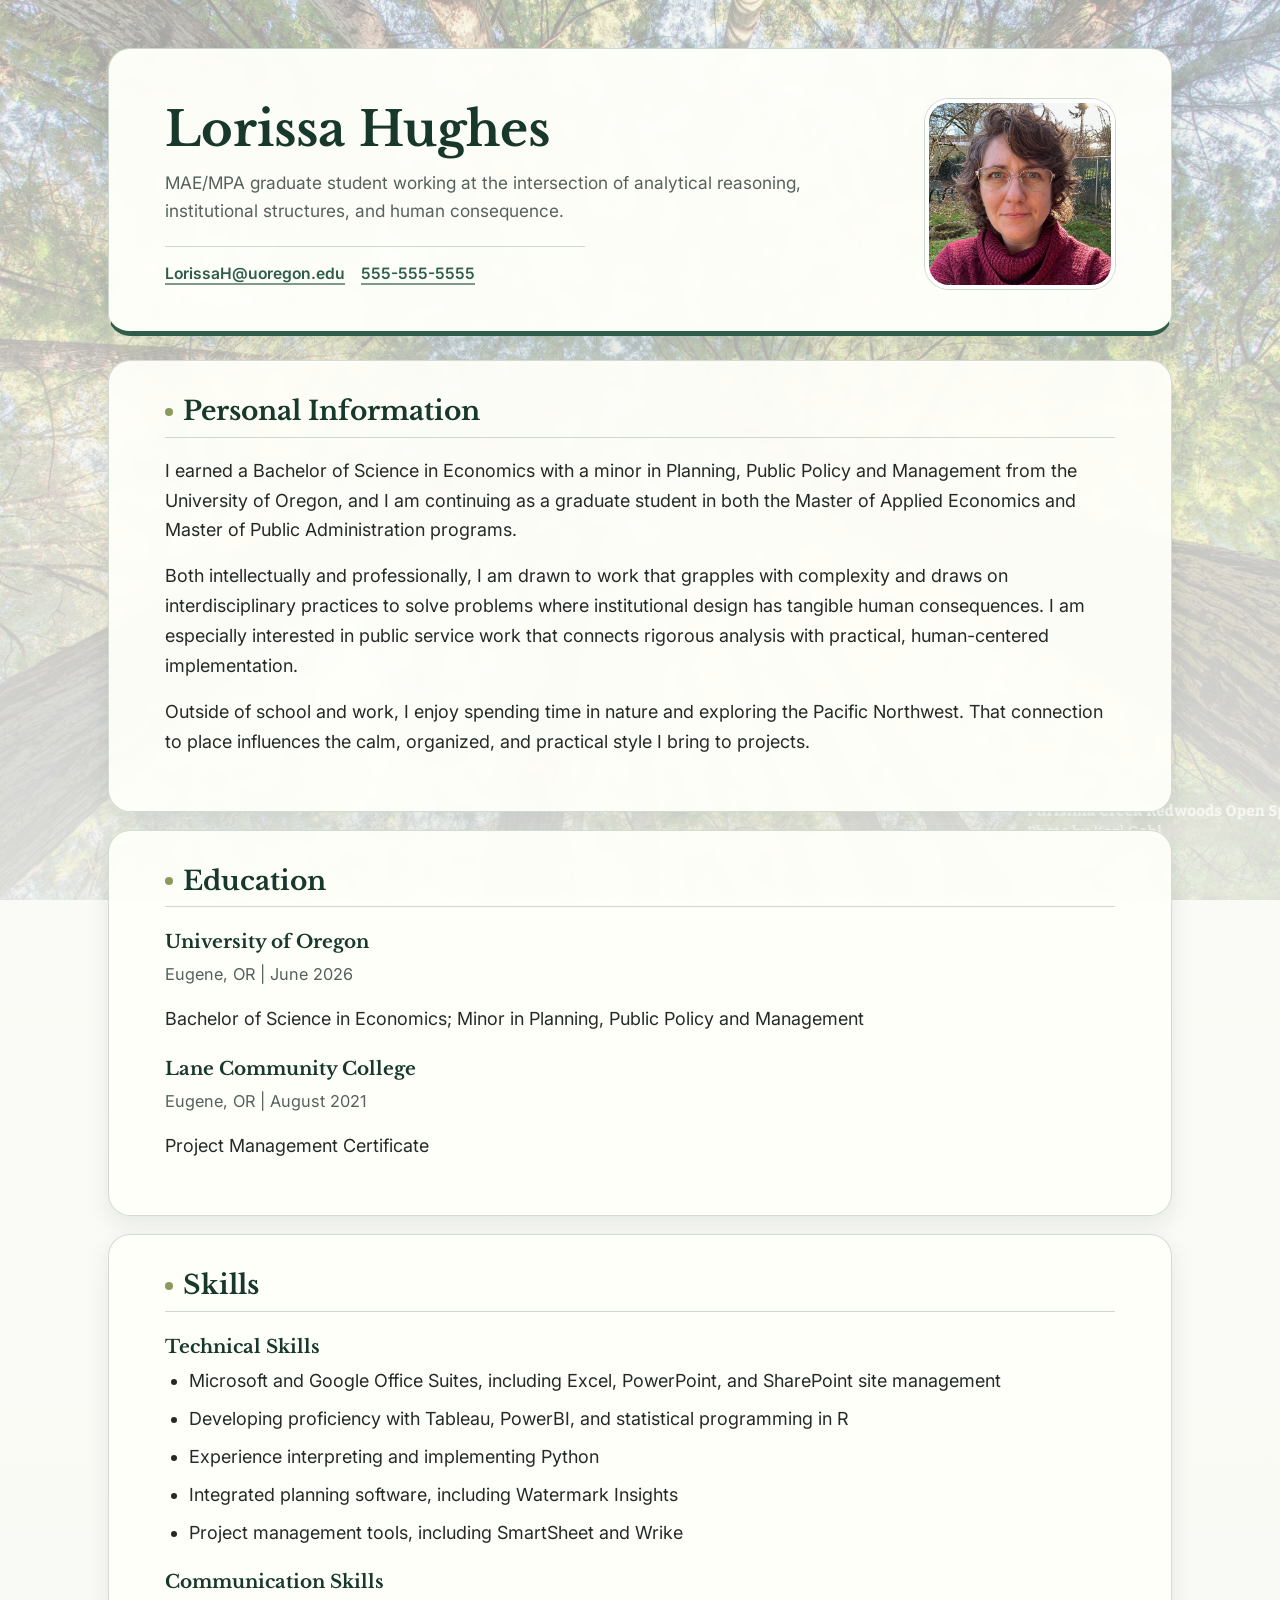
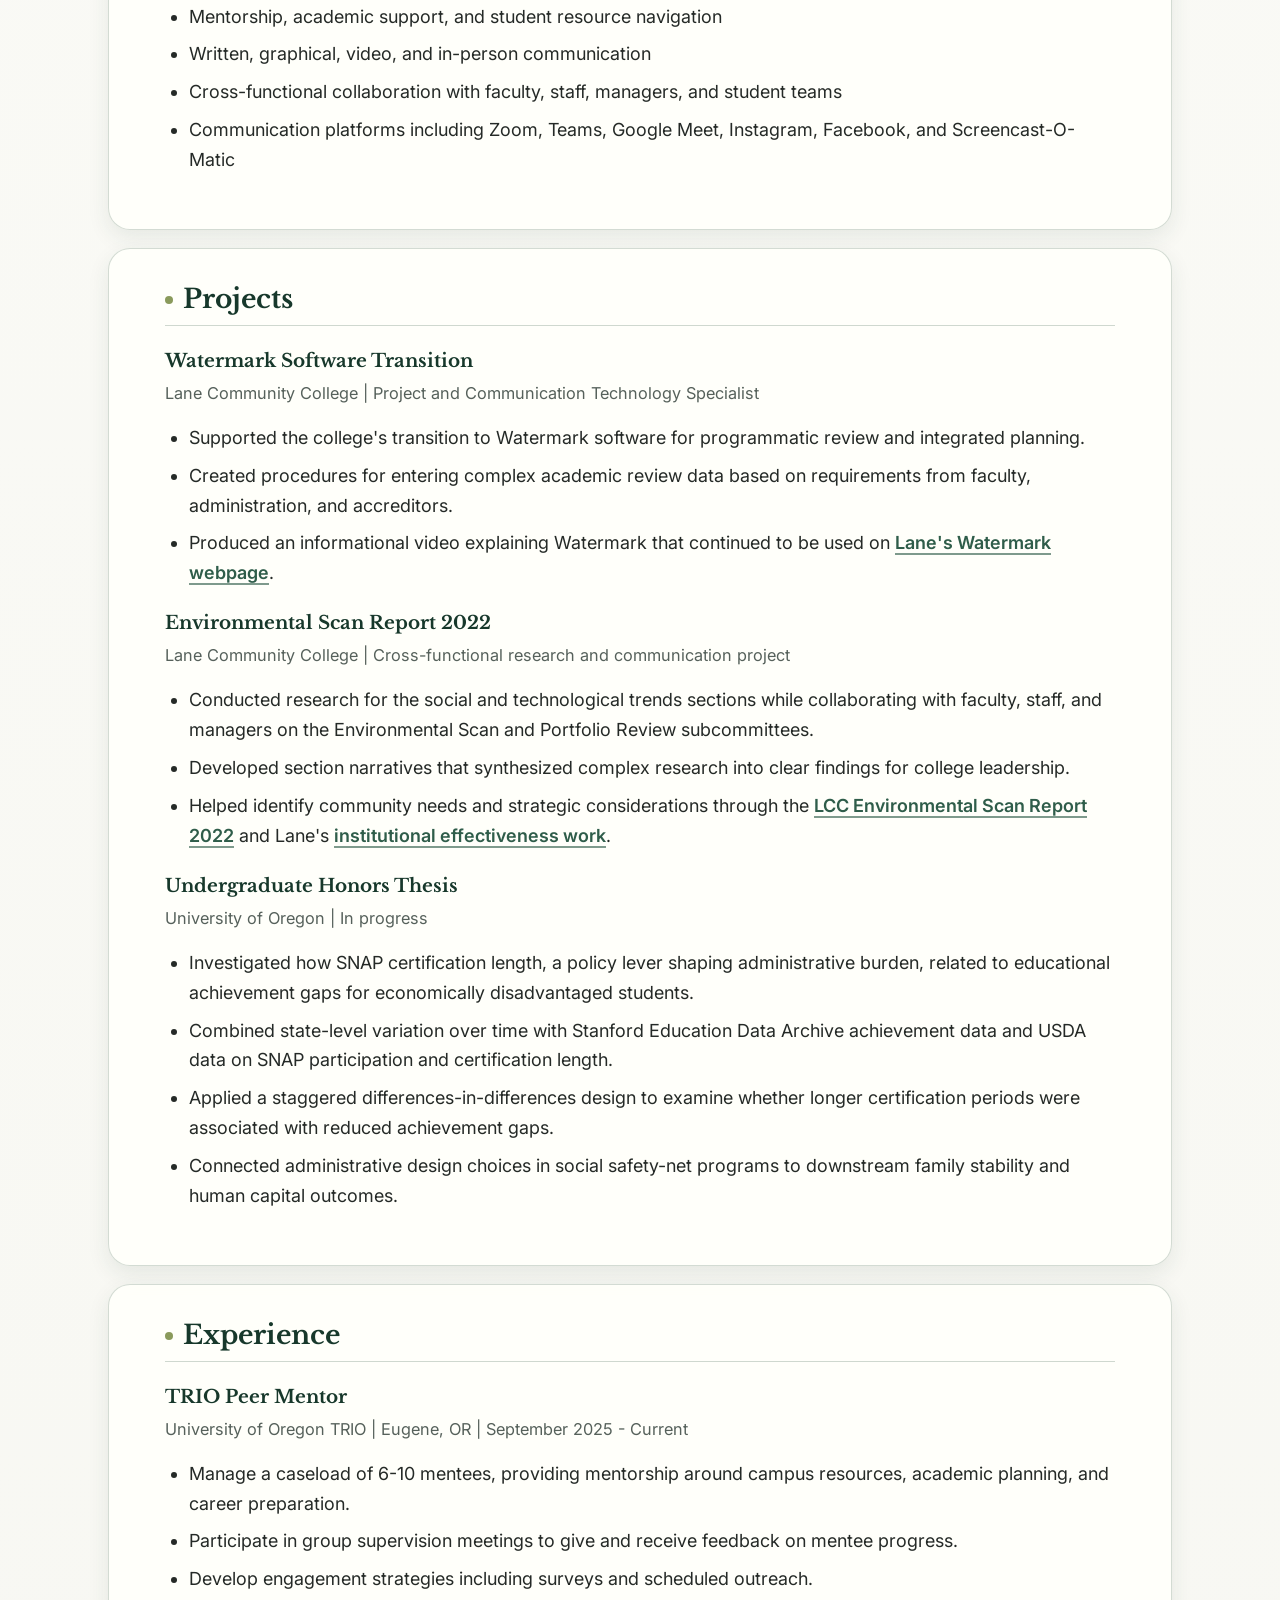
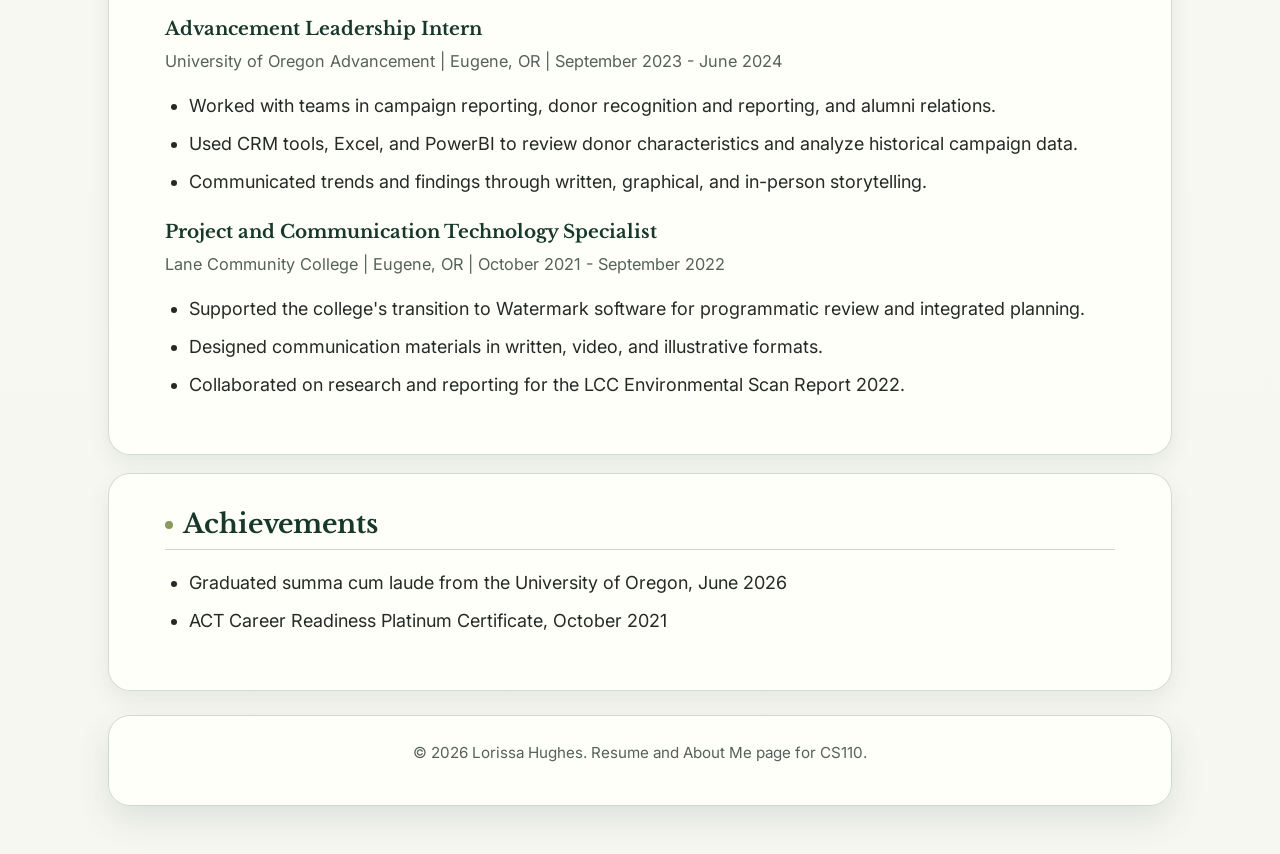
<file: redwoods-background-preview.html>
<!DOCTYPE html>
<html lang="en">
<head>
    <meta charset="UTF-8">
    <meta name="viewport" content="width=device-width, initial-scale=1.0">
    <title>Lorissa Hughes Resume</title>
    <link rel="stylesheet" href="redwoods-background-preview.css">
</head>
<body>
    <!-- Header with profile summary, contact links, and profile image. -->
    <header class="profile-header">
        <div class="profile-text">
            <h1>Lorissa Hughes</h1>
            <p class="subtitle">MAE/MPA graduate student working at the intersection of analytical reasoning, institutional structures, and human consequence.</p>
            <hr>
            <p class="contact-links">
                <a href="mailto:LorissaH@uoregon.edu" title="Email Lorissa Hughes">LorissaH@uoregon.edu</a>
                <a href="tel:+15555555555" title="Call Lorissa Hughes">555-555-5555</a>
            </p>
        </div>
        <img class="profile-photo" src="IMG_1935.jpeg" alt="Photo of Lorissa Hughes">
    </header>

    <main>
        <!-- Personal introduction and professional focus. -->
        <section id="about">
            <h2>Personal Information</h2>
            <p>
                I earned a Bachelor of Science in Economics with a minor in Planning, Public
                Policy and Management from the University of Oregon, and I am continuing as
                a graduate student in both the Master of Applied Economics and Master of
                Public Administration programs.
            </p>
            <p>
                Both intellectually and professionally, I am drawn to work that grapples with
                complexity and draws on interdisciplinary practices to solve problems where
                institutional design has tangible human consequences. I am especially
                interested in public service work that connects rigorous analysis with
                practical, human-centered implementation.
            </p>
            <p>
                Outside of school and work, I enjoy spending time in nature and exploring the
                Pacific Northwest. That connection to place influences the calm, organized,
                and practical style I bring to projects.
            </p>
        </section>

        <!-- Academic background. -->
        <section id="education">
            <h2>Education</h2>
            <h3>University of Oregon</h3>
            <p class="details">Eugene, OR | June 2026</p>
            <p>Bachelor of Science in Economics; Minor in Planning, Public Policy and Management</p>

            <h3>Lane Community College</h3>
            <p class="details">Eugene, OR | August 2021</p>
            <p>Project Management Certificate</p>
        </section>

        <!-- Technical and communication skills. -->
        <section id="skills">
            <h2>Skills</h2>
            <h3>Technical Skills</h3>
            <ul>
                <li>Microsoft and Google Office Suites, including Excel, PowerPoint, and SharePoint site management</li>
                <li>Developing proficiency with Tableau, PowerBI, and statistical programming in R</li>
                <li>Experience interpreting and implementing Python</li>
                <li>Integrated planning software, including Watermark Insights</li>
                <li>Project management tools, including SmartSheet and Wrike</li>
            </ul>

            <h3>Communication Skills</h3>
            <ul>
                <li>Mentorship, academic support, and student resource navigation</li>
                <li>Written, graphical, video, and in-person communication</li>
                <li>Cross-functional collaboration with faculty, staff, managers, and student teams</li>
                <li>Communication platforms including Zoom, Teams, Google Meet, Instagram, Facebook, and Screencast-O-Matic</li>
            </ul>
        </section>

        <!-- Selected academic and professional projects. -->
        <section id="projects">
            <h2>Projects</h2>
            <h3>Watermark Software Transition</h3>
            <p class="details">Lane Community College | Project and Communication Technology Specialist</p>
            <ul>
                <li>Supported the college's transition to Watermark software for programmatic review and integrated planning.</li>
                <li>Created procedures for entering complex academic review data based on requirements from faculty, administration, and accreditors.</li>
                <li>Produced an informational video explaining Watermark that continued to be used on <a href="https://inside.lanecc.edu/pie/watermark-software-suite" title="View Lane Community College Watermark Software Suite page">Lane's Watermark webpage</a>.</li>
            </ul>

            <h3>Environmental Scan Report 2022</h3>
            <p class="details">Lane Community College | Cross-functional research and communication project</p>
            <ul>
                <li>Conducted research for the social and technological trends sections while collaborating with faculty, staff, and managers on the Environmental Scan and Portfolio Review subcommittees.</li>
                <li>Developed section narratives that synthesized complex research into clear findings for college leadership.</li>
                <li>Helped identify community needs and strategic considerations through the <a href="https://drive.google.com/file/d/1wl4Mzsvh9foos_I3pxX0S7ialzPYKBQU/view?usp=drive_link" title="View the LCC Environmental Scan Report 2022">LCC Environmental Scan Report 2022</a> and Lane's <a href="https://www.lanecc.edu/about-lane/institutional-effectiveness" title="View Lane Community College Institutional Effectiveness page">institutional effectiveness work</a>.</li>
            </ul>

            <h3>Undergraduate Honors Thesis</h3>
            <p class="details">University of Oregon | In progress</p>
            <ul>
                <li>Investigated how SNAP certification length, a policy lever shaping administrative burden, related to educational achievement gaps for economically disadvantaged students.</li>
                <li>Combined state-level variation over time with Stanford Education Data Archive achievement data and USDA data on SNAP participation and certification length.</li>
                <li>Applied a staggered differences-in-differences design to examine whether longer certification periods were associated with reduced achievement gaps.</li>
                <li>Connected administrative design choices in social safety-net programs to downstream family stability and human capital outcomes.</li>
            </ul>
        </section>

        <!-- Recent professional experience. -->
        <section id="experience">
            <h2>Experience</h2>
            <h3>TRIO Peer Mentor</h3>
            <p class="details">University of Oregon TRIO | Eugene, OR | September 2025 - Current</p>
            <ul>
                <li>Manage a caseload of 6-10 mentees, providing mentorship around campus resources, academic planning, and career preparation.</li>
                <li>Participate in group supervision meetings to give and receive feedback on mentee progress.</li>
                <li>Develop engagement strategies including surveys and scheduled outreach.</li>
            </ul>

            <h3>Advancement Leadership Intern</h3>
            <p class="details">University of Oregon Advancement | Eugene, OR | September 2023 - June 2024</p>
            <ul>
                <li>Worked with teams in campaign reporting, donor recognition and reporting, and alumni relations.</li>
                <li>Used CRM tools, Excel, and PowerBI to review donor characteristics and analyze historical campaign data.</li>
                <li>Communicated trends and findings through written, graphical, and in-person storytelling.</li>
            </ul>

            <h3>Project and Communication Technology Specialist</h3>
            <p class="details">Lane Community College | Eugene, OR | October 2021 - September 2022</p>
            <ul>
                <li>Supported the college's transition to Watermark software for programmatic review and integrated planning.</li>
                <li>Designed communication materials in written, video, and illustrative formats.</li>
                <li>Collaborated on research and reporting for the LCC Environmental Scan Report 2022.</li>
            </ul>
        </section>

        <!-- Honors, certificates, and recognitions. -->
        <section id="achievements">
            <h2>Achievements</h2>
            <ul>
                <li>Graduated summa cum laude from the University of Oregon, June 2026</li>
                <li>ACT Career Readiness Platinum Certificate, October 2021</li>
            </ul>
        </section>
    </main>

    <!-- Footer with project attribution. -->
    <footer>
        <p>&copy; 2026 Lorissa Hughes. Resume and About Me page for CS110.</p>
    </footer>
</body>
</html>
</file>
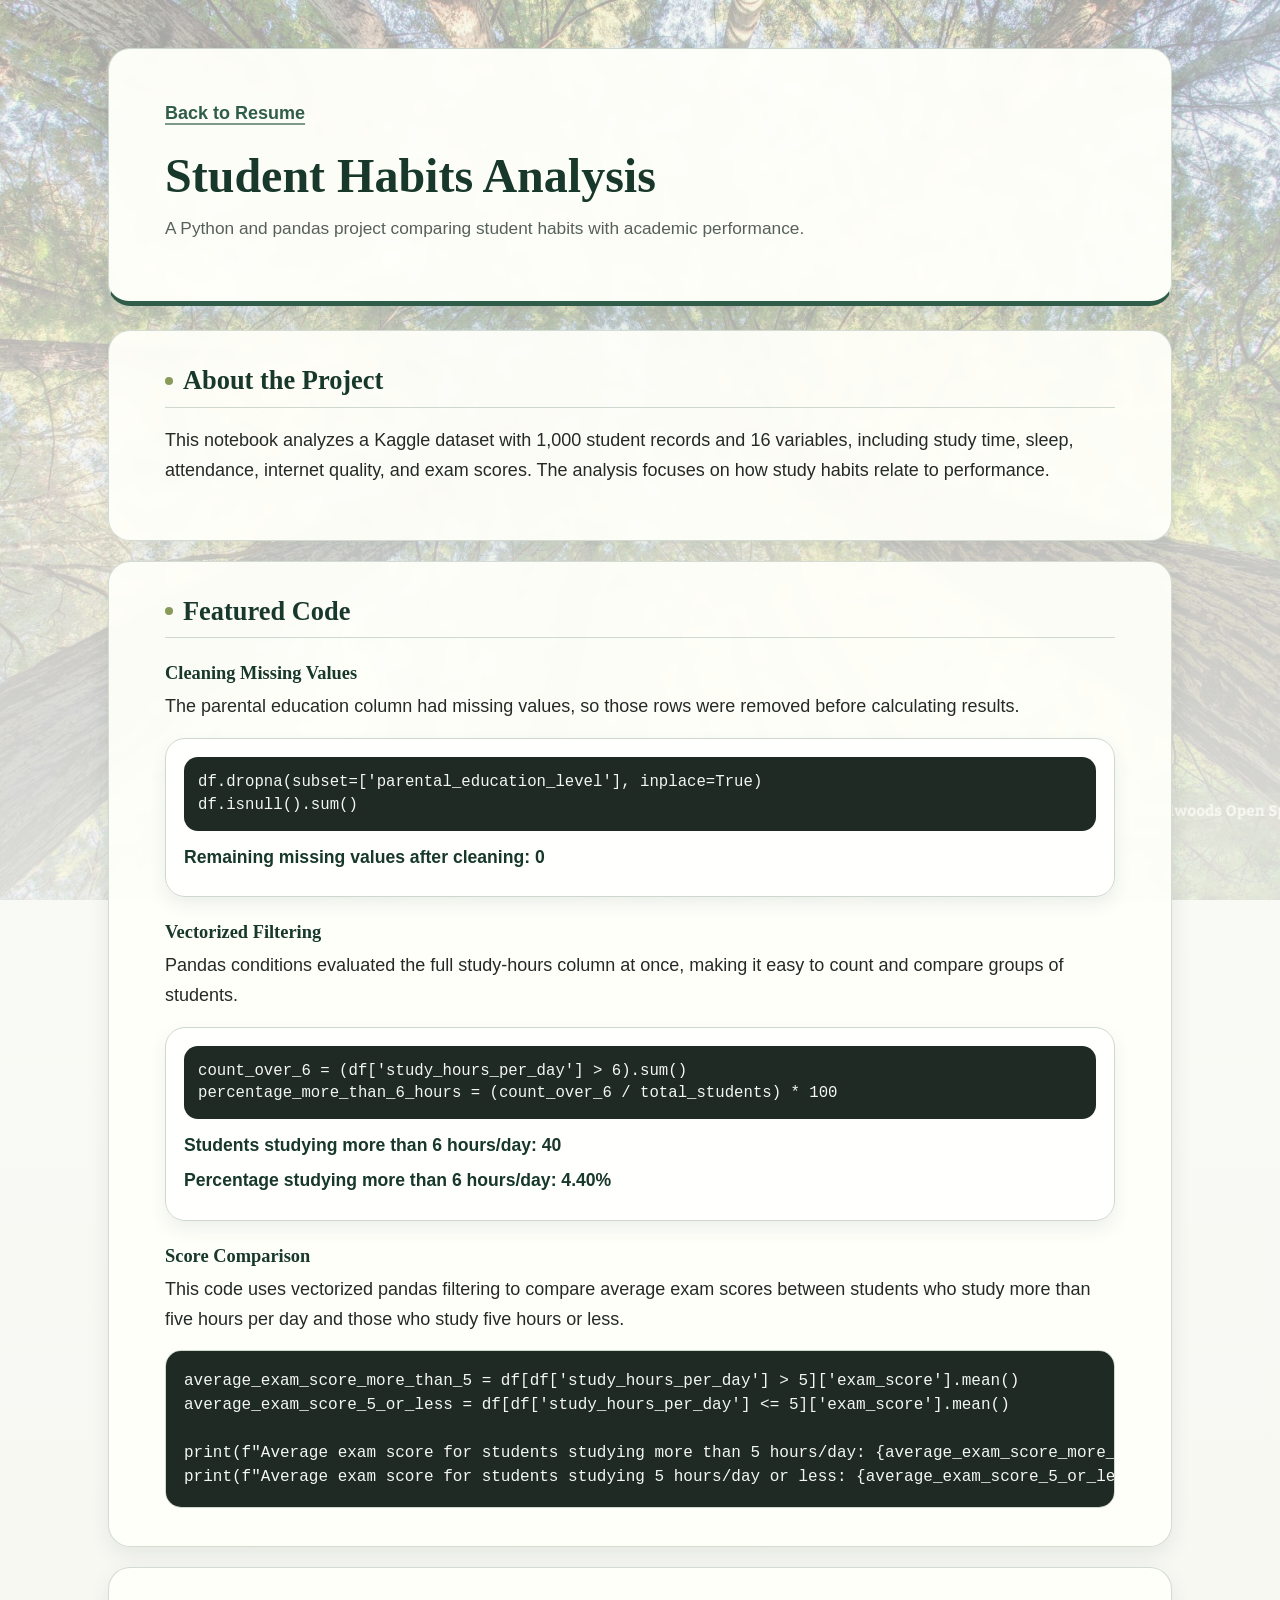
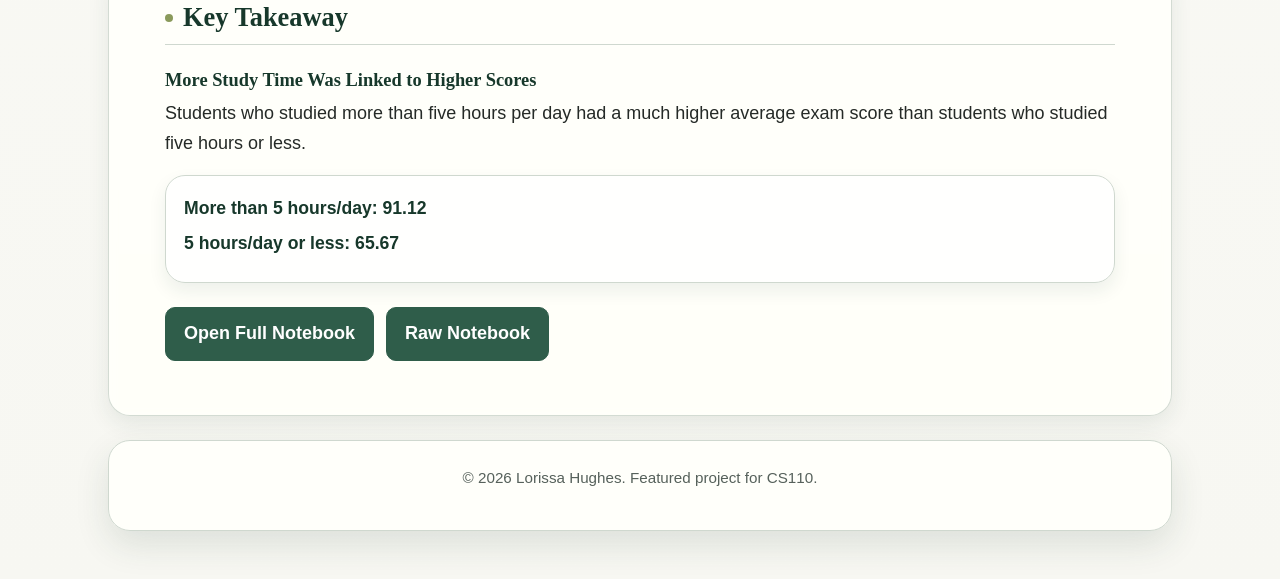
<file: student-habits-analysis.html>
<!DOCTYPE html>
<html lang="en">
<head>
    <meta charset="UTF-8">
    <meta name="viewport" content="width=device-width, initial-scale=1.0">
    <title>Student Habits Analysis</title>
    <link rel="stylesheet" href="project8-styles.css?v=2">
</head>
<body>
    <header>
        <p class="project-nav"><a href="index.html" title="Return to Lorissa Hughes resume">Back to Resume</a></p>
        <h1>Student Habits Analysis</h1>
        <p class="subtitle">A Python and pandas project comparing student habits with academic performance.</p>
    </header>

    <main class="project-page">
        <section>
            <h2>About the Project</h2>
            <p>
                This notebook analyzes a Kaggle dataset with 1,000 student records and 16
                variables, including study time, sleep, attendance, internet quality, and exam
                scores. The analysis focuses on how study habits relate to performance.
            </p>
        </section>

        <section>
            <h2>Featured Code</h2>
            <h3>Cleaning Missing Values</h3>
            <p>
                The parental education column had missing values, so those rows were removed
                before calculating results.
            </p>
            <div class="result-bubble">
                <pre><code>df.dropna(subset=['parental_education_level'], inplace=True)
df.isnull().sum()</code></pre>
                <p class="result-line">Remaining missing values after cleaning: 0</p>
            </div>

            <h3>Vectorized Filtering</h3>
            <p>
                Pandas conditions evaluated the full study-hours column at once, making it
                easy to count and compare groups of students.
            </p>
            <div class="result-bubble">
                <pre><code>count_over_6 = (df['study_hours_per_day'] > 6).sum()
percentage_more_than_6_hours = (count_over_6 / total_students) * 100</code></pre>
                <p class="result-line">Students studying more than 6 hours/day: 40</p>
                <p class="result-line">Percentage studying more than 6 hours/day: 4.40%</p>
            </div>

            <h3>Score Comparison</h3>
            <p>
                This code uses vectorized pandas filtering to compare average exam scores
                between students who study more than five hours per day and those who study
                five hours or less.
            </p>
            <pre class="code-sample"><code>average_exam_score_more_than_5 = df[df['study_hours_per_day'] > 5]['exam_score'].mean()
average_exam_score_5_or_less = df[df['study_hours_per_day'] <= 5]['exam_score'].mean()

print(f"Average exam score for students studying more than 5 hours/day: {average_exam_score_more_than_5:.2f}")
print(f"Average exam score for students studying 5 hours/day or less: {average_exam_score_5_or_less:.2f}")</code></pre>
        </section>

        <section>
            <h2>Key Takeaway</h2>
            <h3>More Study Time Was Linked to Higher Scores</h3>
            <p>
                Students who studied more than five hours per day had a much higher average
                exam score than students who studied five hours or less.
            </p>
            <div class="result-bubble">
                <p class="result-line">More than 5 hours/day: 91.12</p>
                <p class="result-line">5 hours/day or less: 65.67</p>
            </div>
            <p class="project-actions">
                <a class="button" href="project7-full-notebook.html" title="Open the full Student Habits Analysis notebook with outputs">Open Full Notebook</a>
                <a class="button" href="project7-2.ipynb" title="Open the raw Student Habits Analysis notebook file">Raw Notebook</a>
            </p>
        </section>
    </main>

    <footer>
        <p>&copy; 2026 Lorissa Hughes. Featured project for CS110.</p>
    </footer>
</body>
</html>
</file>
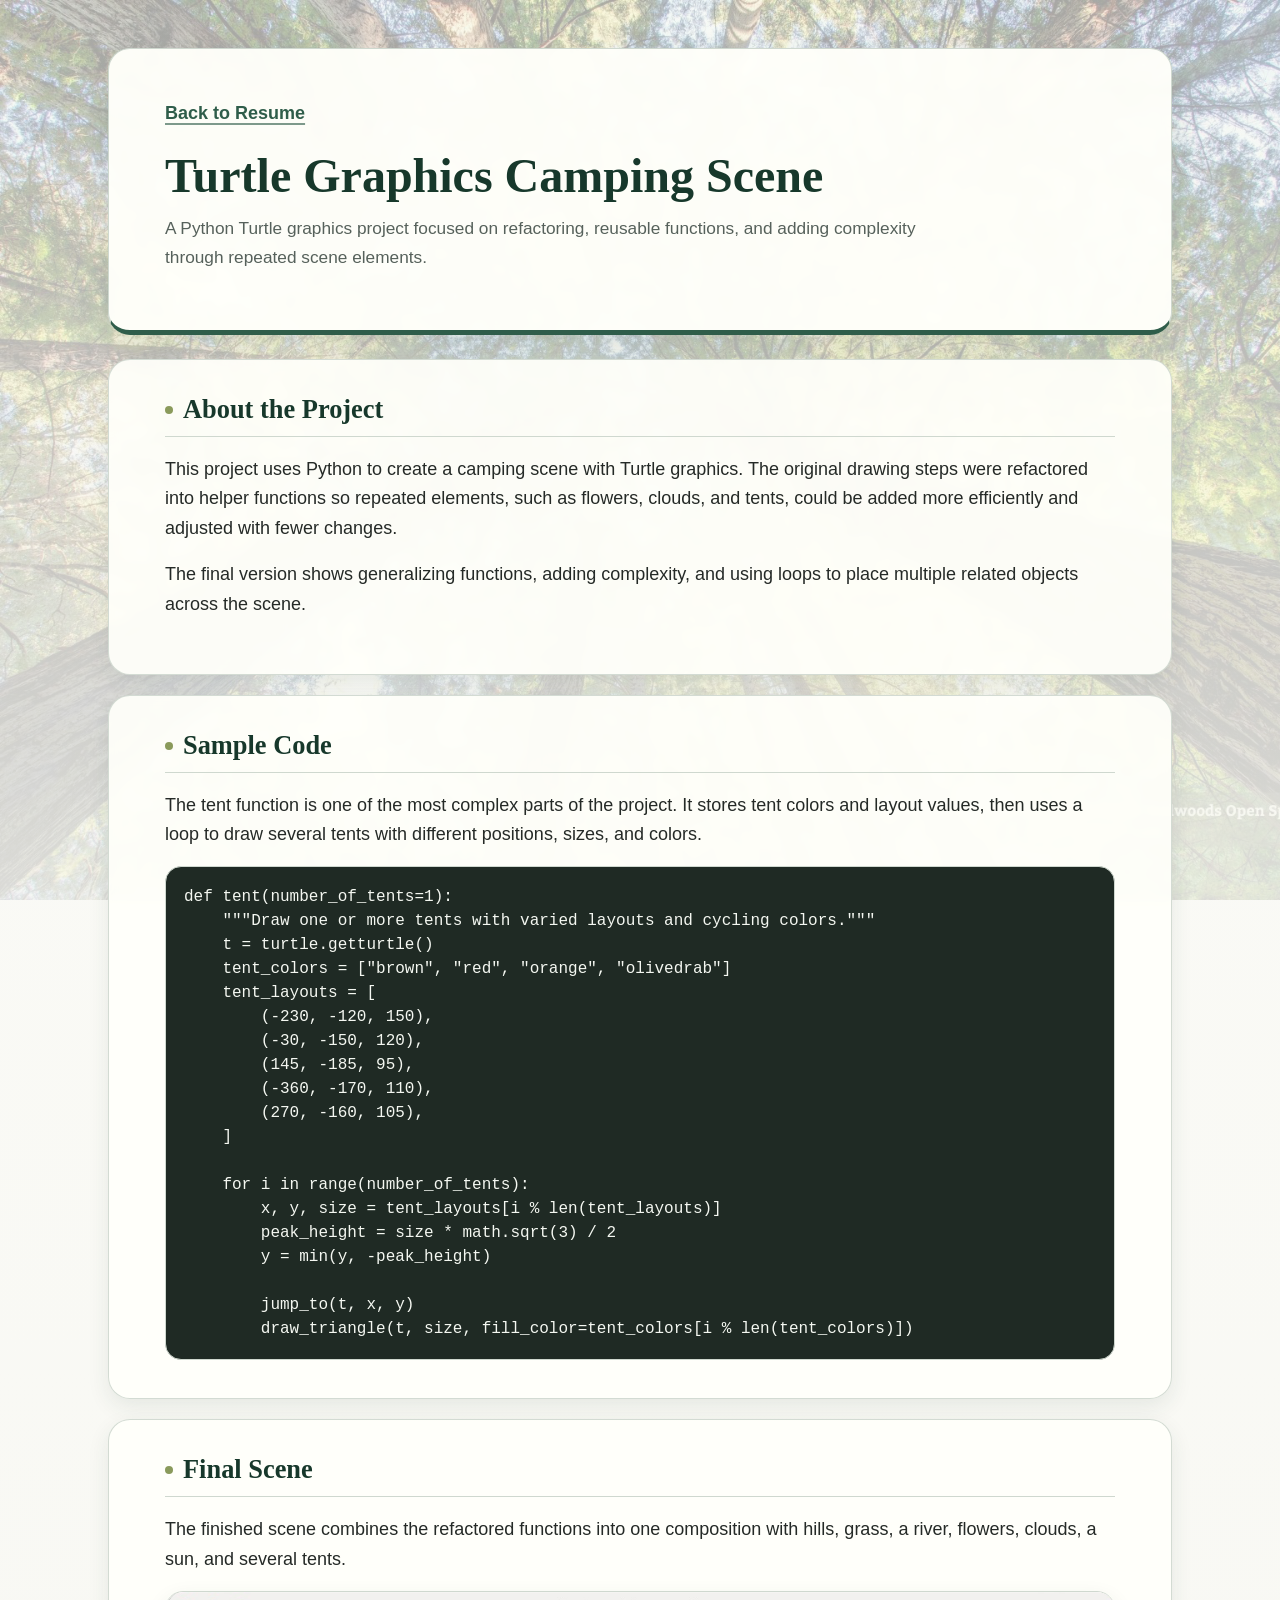
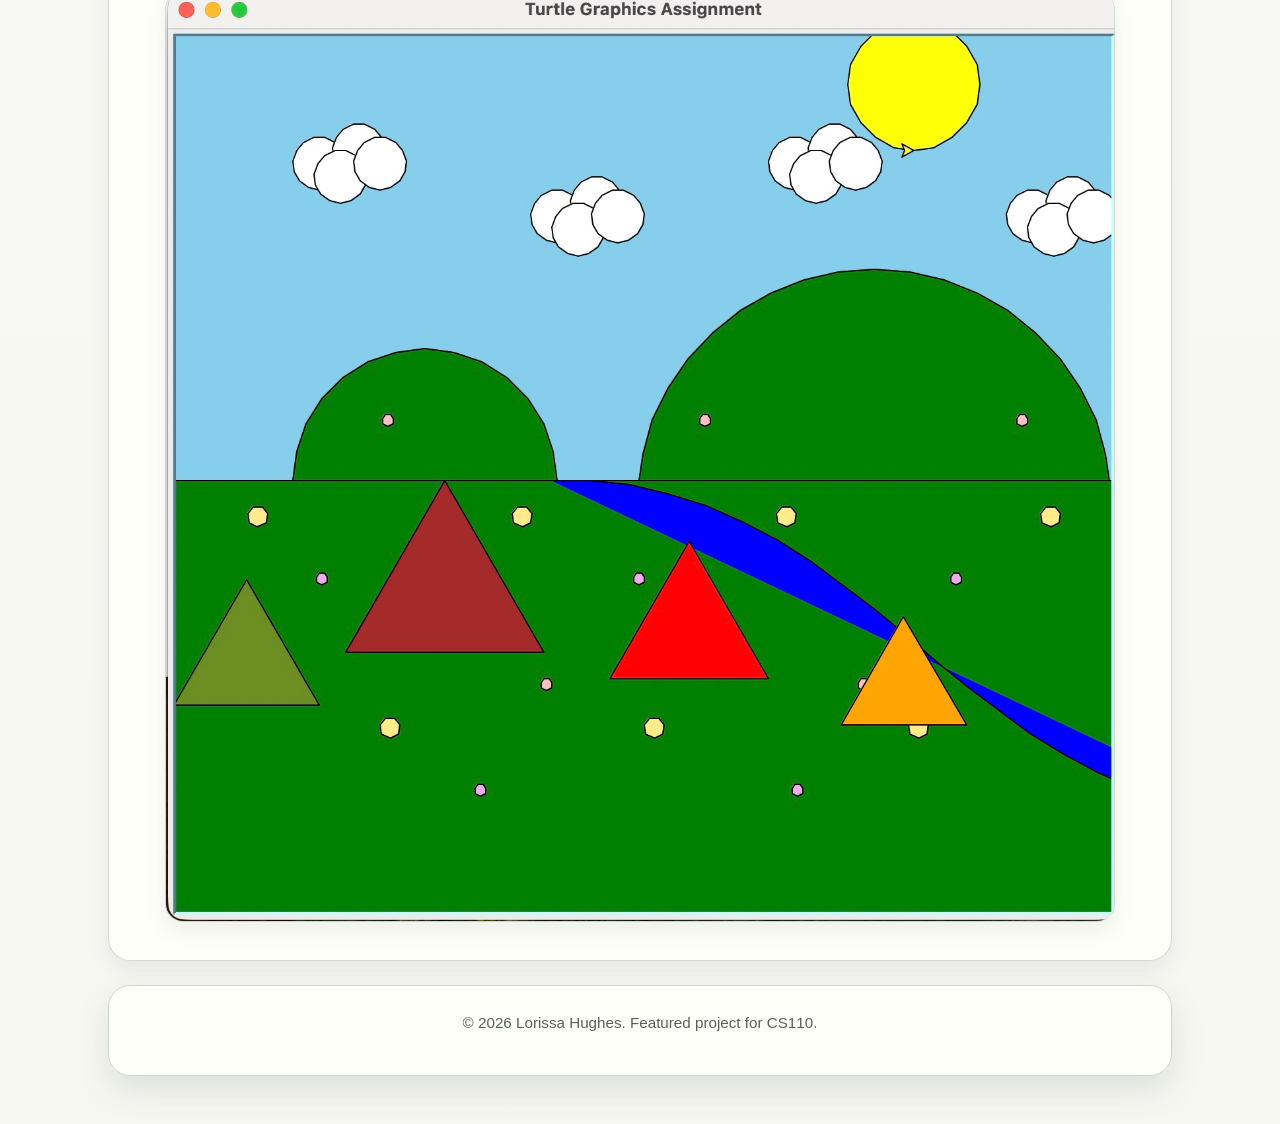
<file: turtle-graphics-camping-scene.html>
<!DOCTYPE html>
<html lang="en">
<head>
    <meta charset="UTF-8">
    <meta name="viewport" content="width=device-width, initial-scale=1.0">
    <title>Turtle Graphics Camping Scene</title>
    <link rel="stylesheet" href="project8-styles.css?v=2">
</head>
<body>
    <header>
        <p class="project-nav"><a href="index.html" title="Return to Lorissa Hughes resume">Back to Resume</a></p>
        <h1>Turtle Graphics Camping Scene</h1>
        <p class="subtitle">A Python Turtle graphics project focused on refactoring, reusable functions, and adding complexity through repeated scene elements.</p>
    </header>

    <main class="project-page">
        <section>
            <h2>About the Project</h2>
            <p>
                This project uses Python to create a camping scene with Turtle graphics. The
                original drawing steps were refactored into helper functions so repeated
                elements, such as flowers, clouds, and tents, could be added more efficiently
                and adjusted with fewer changes.
            </p>
            <p>
                The final version shows generalizing functions, adding complexity, and using
                loops to place multiple related objects across the scene.
            </p>
        </section>

        <section>
            <h2>Sample Code</h2>
            <p>
                The tent function is one of the most complex parts of the project. It stores
                tent colors and layout values, then uses a loop to draw several tents with
                different positions, sizes, and colors.
            </p>
            <pre class="code-sample"><code>def tent(number_of_tents=1):
    """Draw one or more tents with varied layouts and cycling colors."""
    t = turtle.getturtle()
    tent_colors = ["brown", "red", "orange", "olivedrab"]
    tent_layouts = [
        (-230, -120, 150),
        (-30, -150, 120),
        (145, -185, 95),
        (-360, -170, 110),
        (270, -160, 105),
    ]

    for i in range(number_of_tents):
        x, y, size = tent_layouts[i % len(tent_layouts)]
        peak_height = size * math.sqrt(3) / 2
        y = min(y, -peak_height)

        jump_to(t, x, y)
        draw_triangle(t, size, fill_color=tent_colors[i % len(tent_colors)])</code></pre>
        </section>

        <section>
            <h2>Final Scene</h2>
            <p>
                The finished scene combines the refactored functions into one composition
                with hills, grass, a river, flowers, clouds, a sun, and several tents.
            </p>
            <img class="scene-image" src="[data-uri]" alt="Python Turtle camping scene with hills, clouds, sun, flowers, river, and tents">
        </section>
    </main>

    <footer>
        <p>&copy; 2026 Lorissa Hughes. Featured project for CS110.</p>
    </footer>
</body>
</html>
</file>
<file: project8-styles.css>
/* Lorissa H. */
/* Final project stylesheet: minimalist, professional, with PNW-inspired accents. */

/* Reset the browser defaults so spacing is predictable across the whole page. */
* {
    margin: 0;
    padding: 0;
    box-sizing: border-box;
}

/* Main color palette for the page. */
:root {
    --page: #f7f7f2;
    --surface: rgba(255, 255, 250, 0.96);
    --surface-strong: #ffffff;
    --text: #252a27;
    --muted: #56615b;
    --line: #cfd8cf;
    --green: #2f5d4a;
    --green-dark: #17382b;
    --green-soft: #e4eee8;
    --moss: #8a9a5b;
    --shadow: 0 14px 34px rgba(31, 63, 50, 0.12);
    --shadow-soft: 0 8px 22px rgba(31, 63, 50, 0.09);
}

/* Enables smooth scrolling for in-page links. */
html {
    scroll-behavior: smooth;
}

/* Sets the main page width, typography, and background color. */
body {
    min-height: 100vh;
    max-width: 1120px;
    margin: 0 auto;
    padding: 48px 28px;
    position: relative;
    font-family: -apple-system, BlinkMacSystemFont, "Segoe UI", Arial, sans-serif;
    font-size: 18px;
    font-weight: 400;
    line-height: 1.66;
    color: var(--text);
    background:
        radial-gradient(circle at top left, rgba(228, 238, 232, 0.9), transparent 34rem),
        linear-gradient(180deg, #fbfbf7 0%, var(--page) 100%);
}

/* Adds the transparent redwoods background image behind the content. */
body::before {
    content: "";
    position: fixed;
    top: 0;
    left: 0;
    width: 100%;
    height: 100%;
    background-image:
        linear-gradient(rgba(247, 247, 242, 0.66), rgba(247, 247, 242, 0.88)),
        url("redwoods-background.png");
    background-position: center;
    background-size: cover;
    opacity: 0.95;
    z-index: -1;
}

/* Gives the major page areas a light panel effect so the text stays readable. */
header,
footer {
    background: var(--surface);
    border: 1px solid var(--line);
    border-radius: 22px;
    box-shadow: var(--shadow);
    backdrop-filter: blur(4px);
}

/* Styles the top introduction area. */
header {
    padding: 50px 56px 42px;
    border-bottom: 5px solid var(--green);
}

/* Places intro text and profile photo side by side on larger screens. */
.profile-header {
    display: flex;
    align-items: center;
    gap: 28px;
}

/* Allows the intro text to take up the available space next to the image. */
.profile-text {
    flex: 1;
}

/* Keeps the profile picture consistently sized and cropped. */
.profile-photo {
    width: 190px;
    aspect-ratio: 1;
    object-fit: cover;
    object-position: center;
    border-radius: 24px;
    border: 4px solid var(--surface-strong);
    box-shadow: 0 0 0 1px var(--line);
}

/* Keeps email and phone links grouped without crowding them. */
.contact-links {
    display: flex;
    flex-wrap: wrap;
    gap: 10px 16px;
    margin-bottom: 0;
}

/* Slightly sizes down the contact links so they do not overpower the header. */
.contact-links a {
    font-size: 0.98rem;
}

/* Creates space between the header and the individual content sections. */
main {
    display: grid;
    gap: 18px;
    margin-top: 24px;
}

/* Keeps the footer simple and secondary. */
footer {
    margin-top: 24px;
    padding: 24px 56px;
    color: var(--muted);
    font-size: 0.95rem;
    text-align: center;
}

/* Shared heading style for a consistent hierarchy. */
h1,
h2,
h3 {
    font-family: Georgia, "Times New Roman", serif;
    line-height: 1.2;
    color: var(--green-dark);
    font-weight: 700;
}

/* Main name heading in the header. */
h1 {
    font-size: 3rem;
    margin-bottom: 10px;
    letter-spacing: 0;
}

/* Section headings for each major part of the page. */
h2 {
    margin: 38px 0 18px;
    padding-bottom: 10px;
    border-bottom: 1px solid var(--line);
    font-size: 1.65rem;
}

/* Small moss dot detail before section headings. */
h2::before {
    content: "";
    display: inline-block;
    width: 8px;
    height: 8px;
    margin-right: 10px;
    border-radius: 50%;
    background: var(--moss);
    vertical-align: 0.16em;
}

/* Subheadings for schools, jobs, and projects. */
h3 {
    margin: 24px 0 8px;
    font-size: 1.15rem;
}

/* Subtle divider under the header intro. */
hr {
    width: 100%;
    max-width: 420px;
    margin: 20px 0 14px;
    border: 0;
    border-top: 1px solid var(--line);
}

/* Standard paragraph spacing. */
p {
    margin-bottom: 16px;
}

/* Link styling with a quiet green accent. */
a {
    color: var(--green);
    font-weight: 600;
    text-decoration-thickness: 2px;
    text-decoration-color: rgba(47, 93, 74, 0.62);
    text-underline-offset: 4px;
}

/* Makes links feel interactive when hovered or focused. */
a:hover,
a:focus {
    color: var(--green-dark);
    text-decoration-color: var(--green-dark);
}

/* Navigation styling for an optional menu. */
nav {
    margin-top: 24px;
}

/* Keeps navigation links in a flexible row. */
nav ul {
    display: flex;
    flex-wrap: wrap;
    gap: 10px;
    list-style: none;
}

/* Makes nav links look like clean, small buttons. */
nav a {
    display: inline-block;
    padding: 8px 12px;
    border: 1px solid var(--line);
    border-radius: 999px;
    background: var(--surface-strong);
    color: var(--green-dark);
    text-decoration: none;
}

/* Adds a soft green hover effect to nav links. */
nav a:hover,
nav a:focus {
    border-color: var(--green);
    background: var(--green-soft);
}

/* Adds breathing room inside each content section while softly showing the background around it. */
section {
    padding: 34px 56px 38px;
    border: 1px solid rgba(207, 216, 207, 0.9);
    border-radius: 22px;
    background: rgba(255, 255, 250, 0.93);
    box-shadow: var(--shadow-soft);
    backdrop-filter: blur(4px);
}

/* Keeps the first heading in each section from adding extra top space. */
section h2:first-child {
    margin-top: 0;
}

/* Sets consistent spacing for both ordered and unordered lists. */
ul,
ol {
    margin: 0 0 16px 24px;
}

/* Keeps list items readable instead of cramped. */
li {
    margin-bottom: 8px;
}

/* Makes images responsive so they do not overflow on small screens. */
img {
    max-width: 100%;
    height: auto;
    border-radius: 14px;
    border: 1px solid var(--line);
}

/* Optional blockquote styling for quotes or callouts. */
blockquote {
    margin: 20px 0;
    padding: 14px 18px;
    border-left: 4px solid var(--green);
    border-radius: 10px;
    background: var(--green-soft);
    color: var(--green-dark);
}

/* Table styling for structured information. */
table {
    width: 100%;
    margin: 20px 0;
    border-collapse: collapse;
    border-radius: 12px;
    overflow: hidden;
    background: var(--surface-strong);
}

/* Keeps table cells readable and aligned. */
th,
td {
    padding: 11px 12px;
    border-bottom: 1px solid var(--line);
    text-align: left;
}

/* Highlights table headers with the soft green accent. */
th {
    color: var(--green-dark);
    background: var(--green-soft);
}

/* Shared styling for buttons and button-like links. */
button,
.button {
    display: inline-block;
    padding: 11px 18px;
    border: 1px solid var(--green);
    border-radius: 10px;
    background: var(--green);
    color: #ffffff;
    font: inherit;
    font-weight: 700;
    text-decoration: none;
    cursor: pointer;
}

/* Darkens buttons on hover/focus for clearer interaction feedback. */
button:hover,
button:focus,
.button:hover,
.button:focus {
    background: var(--green-dark);
    border-color: var(--green-dark);
}

/* Intro/subtitle text should feel quieter than the main heading. */
.intro,
.subtitle {
    max-width: 760px;
    color: var(--muted);
    font-size: 1.08rem;
}

/* Small highlight style for key phrases. */
.highlight {
    padding: 2px 7px;
    border-radius: 999px;
    background: var(--green-soft);
    color: var(--green-dark);
    font-weight: 650;
}

/* Simple card style for repeated content blocks. */
.card {
    margin: 18px 0;
    padding: 18px;
    border: 1px solid var(--line);
    border-radius: 14px;
    background: var(--surface-strong);
}

/* Organizes featured projects across the page. */
.featured-projects-grid {
    display: grid;
    grid-template-columns: repeat(3, 1fr);
    gap: 22px;
}

/* Keeps featured project entries distinct without making them feel heavy. */
.featured-project {
    display: flex;
    flex-direction: column;
    padding: 24px;
    border: 1px solid var(--line);
    border-radius: 18px;
    background: rgba(255, 255, 255, 0.76);
    box-shadow: 0 8px 18px rgba(31, 63, 50, 0.08);
}

/* Keeps project titles compact inside the horizontal layout. */
.featured-project h3 {
    margin-top: 0;
    color: var(--green-dark);
    font-size: 1.28rem;
    font-weight: 700;
}

/* Pushes each project button to the bottom of its block. */
.featured-project .button {
    align-self: center;
    margin-top: auto;
}

/* Secondary details like dates and locations. */
.details {
    color: var(--muted);
    font-size: 1.02rem;
}

/* Project detail pages use the same panels with focused code examples. */
.project-page {
    display: block;
}

.project-page section {
    margin-top: 20px;
}

.project-nav {
    margin: 0 0 18px;
}

.code-sample {
    overflow-x: auto;
    padding: 18px;
    border: 1px solid var(--line);
    border-radius: 16px;
    background: #1f2a24;
    color: #f4f7f1;
    font-size: 1rem;
    line-height: 1.5;
}

.project-actions {
    display: flex;
    flex-wrap: wrap;
    gap: 12px;
}

/* Keeps project screenshots polished and full-width. */
.scene-image {
    display: block;
    width: 100%;
    margin-top: 14px;
    border-radius: 18px;
    box-shadow: var(--shadow-soft);
}

/* Pairs project takeaways with supporting visuals when a notebook has one. */
.takeaway-plot {
    margin: 18px 0;
    padding: 16px;
    border: 1px solid var(--line);
    border-radius: 14px;
    background: rgba(255, 255, 255, 0.58);
}

.takeaway-plot p {
    margin-bottom: 12px;
}

.takeaway-plot h3 {
    margin-top: 0;
    margin-bottom: 8px;
}

.takeaway-plot img {
    display: block;
    width: 100%;
    background: #ffffff;
}

/* Gives standalone graphs their own rounded visual container. */
.graph-bubble {
    margin: 16px 0 24px;
    padding: 18px;
    border: 1px solid var(--line);
    border-radius: 20px;
    background: rgba(255, 255, 255, 0.78);
    box-shadow: 0 8px 18px rgba(31, 63, 50, 0.08);
}

.graph-bubble img {
    display: block;
    width: 100%;
    border-radius: 14px;
    background: #ffffff;
}

/* Highlights compact code snippets and numeric results on project pages. */
.result-bubble {
    margin: 16px 0 24px;
    padding: 18px;
    border: 1px solid var(--line);
    border-radius: 20px;
    background: rgba(255, 255, 255, 0.78);
    box-shadow: 0 8px 18px rgba(31, 63, 50, 0.08);
}

.result-bubble pre {
    overflow-x: auto;
    margin-bottom: 12px;
    padding: 14px;
    border-radius: 14px;
    background: #1f2a24;
    color: #f4f7f1;
    font-size: 0.98rem;
    line-height: 1.45;
}

.result-line {
    margin-bottom: 6px;
    color: var(--green-dark);
    font-size: 1.1rem;
    font-weight: 800;
}

.note {
    color: var(--muted);
    font-size: 0.96rem;
}

/* Full notebook exports keep cells readable inside the site design. */
.notebook-cell {
    margin-top: 20px;
    padding: 22px;
    border: 1px solid var(--line);
    border-radius: 20px;
    background: rgba(255, 255, 250, 0.93);
    box-shadow: var(--shadow-soft);
}

.notebook-cell h1,
.notebook-cell h2,
.notebook-cell h3,
.notebook-cell h4 {
    margin-top: 0;
}

.cell-label {
    margin-bottom: 8px;
    color: var(--muted);
    font-size: 0.9rem;
    font-weight: 700;
}

.notebook-output {
    overflow-x: auto;
    margin-top: 12px;
    padding: 14px;
    border: 1px solid var(--line);
    border-radius: 12px;
    background: var(--surface-strong);
    color: var(--text);
    font-size: 0.92rem;
    line-height: 1.45;
}

.notebook-plot {
    display: block;
    max-width: 100%;
    margin-top: 14px;
    border-radius: 14px;
    border: 1px solid var(--line);
    background: #ffffff;
}

.notebook-html-output {
    overflow-x: auto;
    margin-top: 12px;
}

/* Mobile layout adjustments so the page still works on phones. */
@media (max-width: 700px) {
    /* Reduces the outer page padding on smaller screens. */
    body {
        padding: 22px 14px;
        font-size: 17px;
    }

    /* Keeps the main panels from feeling too tight on mobile. */
    header,
    footer {
        padding-left: 22px;
        padding-right: 22px;
    }

    /* Reduces section padding on smaller screens. */
    section {
        padding: 26px 22px 28px;
    }

    /* Stacks featured projects so they stay readable on narrow screens. */
    .featured-projects-grid {
        grid-template-columns: 1fr;
    }

    /* Stacks the intro text and profile photo on narrow screens. */
    .profile-header {
        align-items: flex-start;
        flex-direction: column;
        gap: 18px;
    }

    /* Makes the profile photo smaller on mobile. */
    .profile-photo {
        width: 136px;
    }

    /* Stacks contact links so they are easy to tap. */
    .contact-links {
        display: block;
    }

    /* Adds space between stacked contact links. */
    .contact-links a {
        display: block;
        margin-bottom: 6px;
    }

    /* Scales the main heading down on mobile. */
    h1 {
        font-size: 2.45rem;
    }

    h2 {
        font-size: 1.55rem;
    }

    h3 {
        font-size: 1.18rem;
    }

    /* Stacks nav links on small screens. */
    nav ul {
        display: block;
    }

    /* Adds spacing between stacked nav list items. */
    nav li {
        margin-bottom: 8px;
    }

    /* Makes nav links full width for easier tapping. */
    nav a {
        width: 100%;
    }
}
</file>
<file: styles-soft-background.css>
/* Lorissa H. */
/* Final project stylesheet: minimalist, professional, with PNW-inspired accents. */

/* Reset the browser defaults so spacing is predictable across the whole page. */
* {
    margin: 0;
    padding: 0;
    box-sizing: border-box;
}

/* Main color palette for the page. */
:root {
    --page: #f7f7f2;
    --surface: rgba(255, 255, 250, 0.92);
    --surface-strong: #ffffff;
    --text: #252a27;
    --muted: #66706a;
    --line: #dce2da;
    --green: #2f5d4a;
    --green-dark: #1f3f32;
    --green-soft: #e4eee8;
    --moss: #8a9a5b;
}

/* Enables smooth scrolling for in-page links. */
html {
    scroll-behavior: smooth;
}

/* Sets the main page width, typography, and background color. */
body {
    min-height: 100vh;
    max-width: 960px;
    margin: 0 auto;
    padding: 40px 22px;
    position: relative;
    font-family: "Segoe UI", Tahoma, Geneva, Verdana, sans-serif;
    line-height: 1.7;
    color: var(--text);
    background:
        radial-gradient(circle at top left, rgba(228, 238, 232, 0.9), transparent 34rem),
        linear-gradient(180deg, #fbfbf7 0%, var(--page) 100%);
}

/* Adds a soft background image and texture behind the content. */
body::before {
    content: "";
    position: fixed;
    top: 0;
    left: 0;
    width: 100%;
    height: 100%;
    background-image:
        linear-gradient(rgba(247, 247, 242, 0.72), rgba(247, 247, 242, 0.9)),
        url("background-texture.svg"),
        linear-gradient(rgba(47, 93, 74, 0.035) 1px, transparent 1px),
        linear-gradient(90deg, rgba(47, 93, 74, 0.035) 1px, transparent 1px);
    background-position: center, center, top left, top left;
    background-size: cover, cover, 44px 44px, 44px 44px;
    opacity: 0.7;
    z-index: -1;
}

/* Gives the major page areas a light panel effect so the text stays readable. */
header,
main,
footer {
    background: var(--surface);
    border: 1px solid var(--line);
    backdrop-filter: blur(4px);
}

/* Styles the top introduction area. */
header {
    padding: 42px 44px 34px;
    border-bottom: 4px solid var(--green);
}

/* Places intro text and profile photo side by side on larger screens. */
.profile-header {
    display: flex;
    align-items: center;
    gap: 28px;
}

/* Allows the intro text to take up the available space next to the image. */
.profile-text {
    flex: 1;
}

/* Keeps the profile picture consistently sized and cropped. */
.profile-photo {
    width: 172px;
    aspect-ratio: 1;
    object-fit: cover;
    object-position: center;
    border: 4px solid var(--surface-strong);
    box-shadow: 0 0 0 1px var(--line);
}

/* Keeps email and phone links grouped without crowding them. */
.contact-links {
    display: flex;
    flex-wrap: wrap;
    gap: 10px 16px;
    margin-bottom: 0;
}

/* Slightly sizes down the contact links so they do not overpower the header. */
.contact-links a {
    font-size: 0.98rem;
}

/* Creates space between the header and the main content. */
main {
    margin-top: 20px;
    padding: 12px 44px 34px;
}

/* Keeps the footer simple and secondary. */
footer {
    margin-top: 20px;
    padding: 22px 44px;
    color: var(--muted);
    font-size: 0.95rem;
    text-align: center;
}

/* Shared heading style for a consistent hierarchy. */
h1,
h2,
h3 {
    line-height: 1.2;
    color: var(--green-dark);
    font-weight: 650;
}

/* Main name heading in the header. */
h1 {
    font-size: 2.7rem;
    margin-bottom: 10px;
    letter-spacing: 0;
}

/* Section headings for each major part of the page. */
h2 {
    margin: 34px 0 14px;
    padding-bottom: 8px;
    border-bottom: 1px solid var(--line);
    font-size: 1.45rem;
}

/* Small moss dot detail before section headings. */
h2::before {
    content: "";
    display: inline-block;
    width: 8px;
    height: 8px;
    margin-right: 10px;
    border-radius: 50%;
    background: var(--moss);
    vertical-align: 0.16em;
}

/* Subheadings for schools, jobs, and projects. */
h3 {
    margin: 22px 0 6px;
    font-size: 1.08rem;
}

/* Subtle divider under the header intro. */
hr {
    width: 100%;
    max-width: 420px;
    margin: 20px 0 14px;
    border: 0;
    border-top: 1px solid var(--line);
}

/* Standard paragraph spacing. */
p {
    margin-bottom: 14px;
}

/* Link styling with a quiet green accent. */
a {
    color: var(--green);
    font-weight: 600;
    text-decoration-color: rgba(47, 93, 74, 0.35);
    text-underline-offset: 4px;
}

/* Makes links feel interactive when hovered or focused. */
a:hover,
a:focus {
    color: var(--green-dark);
    text-decoration-color: var(--green-dark);
}

/* Navigation styling for an optional menu. */
nav {
    margin-top: 24px;
}

/* Keeps navigation links in a flexible row. */
nav ul {
    display: flex;
    flex-wrap: wrap;
    gap: 10px;
    list-style: none;
}

/* Makes nav links look like clean, small buttons. */
nav a {
    display: inline-block;
    padding: 8px 12px;
    border: 1px solid var(--line);
    background: var(--surface-strong);
    color: var(--green-dark);
    text-decoration: none;
}

/* Adds a soft green hover effect to nav links. */
nav a:hover,
nav a:focus {
    border-color: var(--green);
    background: var(--green-soft);
}

/* Adds breathing room inside each content section. */
section {
    padding: 6px 0 12px;
}

/* Sets consistent spacing for both ordered and unordered lists. */
ul,
ol {
    margin: 0 0 16px 24px;
}

/* Keeps list items readable instead of cramped. */
li {
    margin-bottom: 8px;
}

/* Makes images responsive so they do not overflow on small screens. */
img {
    max-width: 100%;
    height: auto;
    border: 1px solid var(--line);
}

/* Optional blockquote styling for quotes or callouts. */
blockquote {
    margin: 20px 0;
    padding: 14px 18px;
    border-left: 4px solid var(--green);
    background: var(--green-soft);
    color: var(--green-dark);
}

/* Table styling for structured information. */
table {
    width: 100%;
    margin: 20px 0;
    border-collapse: collapse;
    background: var(--surface-strong);
}

/* Keeps table cells readable and aligned. */
th,
td {
    padding: 11px 12px;
    border-bottom: 1px solid var(--line);
    text-align: left;
}

/* Highlights table headers with the soft green accent. */
th {
    color: var(--green-dark);
    background: var(--green-soft);
}

/* Shared styling for buttons and button-like links. */
button,
.button {
    display: inline-block;
    padding: 10px 16px;
    border: 1px solid var(--green);
    background: var(--green);
    color: #ffffff;
    font: inherit;
    font-weight: 650;
    text-decoration: none;
    cursor: pointer;
}

/* Darkens buttons on hover/focus for clearer interaction feedback. */
button:hover,
button:focus,
.button:hover,
.button:focus {
    background: var(--green-dark);
    border-color: var(--green-dark);
}

/* Intro/subtitle text should feel quieter than the main heading. */
.intro,
.subtitle {
    max-width: 680px;
    color: var(--muted);
    font-size: 1.08rem;
}

/* Small highlight style for key phrases. */
.highlight {
    padding: 2px 7px;
    background: var(--green-soft);
    color: var(--green-dark);
    font-weight: 650;
}

/* Simple card style for repeated content blocks. */
.card {
    margin: 18px 0;
    padding: 18px;
    border: 1px solid var(--line);
    background: var(--surface-strong);
}

/* Secondary details like dates and locations. */
.details {
    color: var(--muted);
    font-size: 0.95rem;
}

/* Mobile layout adjustments so the page still works on phones. */
@media (max-width: 700px) {
    /* Reduces the outer page padding on smaller screens. */
    body {
        padding: 20px 14px;
    }

    /* Keeps the main panels from feeling too tight on mobile. */
    header,
    main,
    footer {
        padding-left: 22px;
        padding-right: 22px;
    }

    /* Stacks the intro text and profile photo on narrow screens. */
    .profile-header {
        align-items: flex-start;
        flex-direction: column;
        gap: 18px;
    }

    /* Makes the profile photo smaller on mobile. */
    .profile-photo {
        width: 136px;
    }

    /* Stacks contact links so they are easy to tap. */
    .contact-links {
        display: block;
    }

    /* Adds space between stacked contact links. */
    .contact-links a {
        display: block;
        margin-bottom: 6px;
    }

    /* Scales the main heading down on mobile. */
    h1 {
        font-size: 2.15rem;
    }

    /* Stacks nav links on small screens. */
    nav ul {
        display: block;
    }

    /* Adds spacing between stacked nav list items. */
    nav li {
        margin-bottom: 8px;
    }

    /* Makes nav links full width for easier tapping. */
    nav a {
        width: 100%;
    }
}
</file>
<file: redwoods-background-preview.css>
@import url("styles.css");

/* Preview-only background image treatment. */
body::before {
    background-image:
        linear-gradient(rgba(247, 247, 242, 0.66), rgba(247, 247, 242, 0.88)),
        url("redwoods-background.png");
    background-position: center;
    background-size: cover;
    opacity: 0.95;
}
</file>
